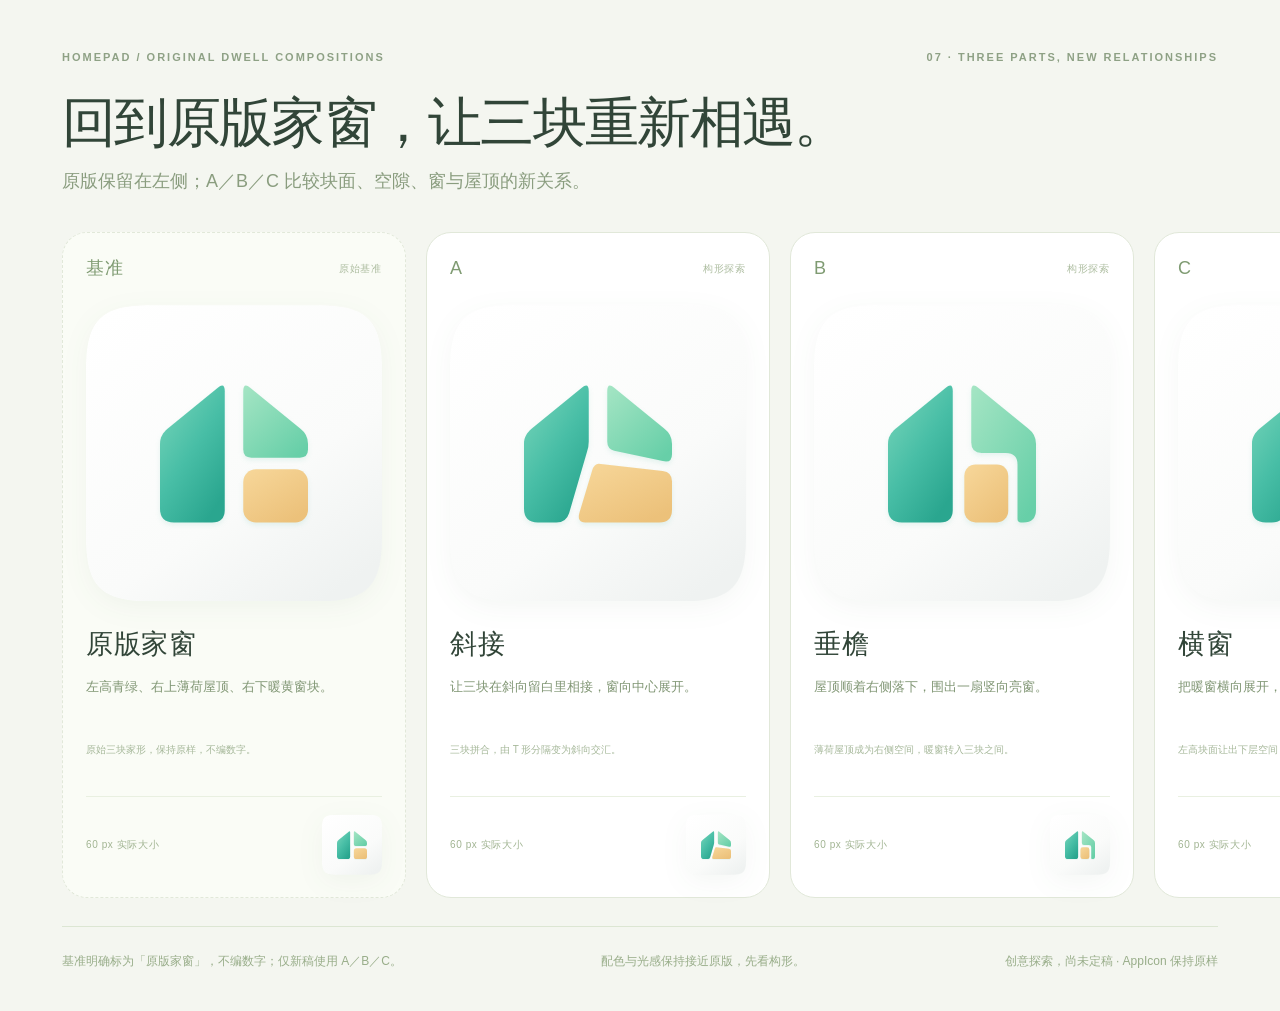
<file: design/app-icon/2026-10-17-dwell-compositions/index.html>
<!doctype html><html lang="zh-CN"><meta charset="utf-8"><meta name="viewport" content="width=device-width,initial-scale=1"><title>HomePad · 原版家窗的三种构形</title><style>
*{box-sizing:border-box}:root{color-scheme:light}body{margin:0;background:#f0f3ed;color:#314538;font:16px/1.5 -apple-system,BlinkMacSystemFont,"Helvetica Neue","PingFang SC",sans-serif;-webkit-font-smoothing:antialiased}.board{width:1680px;max-width:100%;margin:0 auto;padding:49px 62px 38px;background:#f4f6f0}.eyebrow{display:flex;justify-content:space-between;color:#8ea185;letter-spacing:2px;font-size:11px;font-weight:550}h1{font-size:54px;font-weight:550;line-height:1.2;letter-spacing:-1.7px;margin:24px 0 14px}.intro{font-size:18px;color:#8a9d7f;margin:0}.cards{display:grid;grid-template-columns:repeat(4,1fr);gap:20px;margin:37px 0 28px}.card{padding:22px 23px;background:#fff;border:1px solid #e1e8d9;border-radius:25px}.reference{background:#fafcf6;border-style:dashed}.tag{display:flex;justify-content:space-between;align-items:center;min-height:24px;font-size:18px;font-weight:450;color:#7f9b72;letter-spacing:1px}.tag b{font-size:10px;font-weight:400;color:#adbda0;letter-spacing:.8px}.hero{height:342px;display:flex;align-items:center;justify-content:center}.app-icon{display:inline-block;flex-shrink:0;filter:drop-shadow(0 7px 13px #354c2c0c)}.app-icon img{display:block;width:100%;height:100%}.masked{clip-path:url(#mask)}h2{font-size:27px;font-weight:550;letter-spacing:.5px;margin:0 0 10px}.card p{font-size:13px;color:#809674;line-height:1.9;min-height:50px;margin:0 0 15px}.card>small{display:block;font-size:10px;color:#a6b89a;line-height:1.9;min-height:38px}.tiny{display:flex;justify-content:space-between;align-items:center;gap:24px;border-top:1px solid #e9f0e1;padding-top:18px;margin-top:18px}.tiny>span{font-size:10px;letter-spacing:.6px;color:#a1b492}.footer{display:flex;justify-content:space-between;gap:26px;font-size:12px;line-height:1.9;color:#98ad89;border-top:1px solid #dce6d3;padding-top:23px}@media(max-width:1100px){.board{padding:30px 22px}h1{font-size:39px}.cards{grid-template-columns:repeat(2,1fr)}.footer{flex-direction:column}}@media(max-width:650px){.cards{grid-template-columns:1fr}}
</style><svg width="0" height="0" style="position:absolute"><defs><clipPath id="mask" clipPathUnits="objectBoundingBox"><path d="M.22 0H.78C.95 0 1 .05 1 .22V.78C1 .95 .95 1 .78 1H.22C.05 1 0 .95 0 .78V.22C0 .05 .05 0 .22 0Z"/></clipPath></defs></svg><main class="board"><div class="eyebrow"><span>HOMEPAD / ORIGINAL DWELL COMPOSITIONS</span><span>07 · THREE PARTS, NEW RELATIONSHIPS</span></div><h1>回到原版家窗，让三块重新相遇。</h1><p class="intro">原版保留在左侧；A／B／C 比较块面、空隙、窗与屋顶的新关系。</p><div class="cards"><article class="card reference"><div class="tag"><span>基准</span><b>原始基准</b></div><div class="hero"><div class="app-icon" style="width:296px;height:296px"><img class="masked" src="source/original-dwell.svg" alt="原版家窗"></div></div><h2>原版家窗</h2><p>左高青绿、右上薄荷屋顶、右下暖黄窗块。</p><small>原始三块家形，保持原样，不编数字。</small><div class="tiny"><span>60 px 实际大小</span><div class="app-icon" style="width:60px;height:60px"><img class="masked" src="source/original-dwell.svg" alt="原版家窗"></div></div></article><article class="card "><div class="tag"><span>A</span><b>构形探索</b></div><div class="hero"><div class="app-icon" style="width:296px;height:296px"><img class="masked" src="concepts/A-diagonal.svg" alt="斜接"></div></div><h2>斜接</h2><p>让三块在斜向留白里相接，窗向中心展开。</p><small>三块拼合，由 T 形分隔变为斜向交汇。</small><div class="tiny"><span>60 px 实际大小</span><div class="app-icon" style="width:60px;height:60px"><img class="masked" src="concepts/A-diagonal.svg" alt="斜接"></div></div></article><article class="card "><div class="tag"><span>B</span><b>构形探索</b></div><div class="hero"><div class="app-icon" style="width:296px;height:296px"><img class="masked" src="concepts/B-canopy.svg" alt="垂檐"></div></div><h2>垂檐</h2><p>屋顶顺着右侧落下，围出一扇竖向亮窗。</p><small>薄荷屋顶成为右侧空间，暖窗转入三块之间。</small><div class="tiny"><span>60 px 实际大小</span><div class="app-icon" style="width:60px;height:60px"><img class="masked" src="concepts/B-canopy.svg" alt="垂檐"></div></div></article><article class="card "><div class="tag"><span>C</span><b>构形探索</b></div><div class="hero"><div class="app-icon" style="width:296px;height:296px"><img class="masked" src="concepts/C-wide-window.svg" alt="横窗"></div></div><h2>横窗</h2><p>把暖窗横向展开，轻轻跨过中间的分隔。</p><small>左高块面让出下层空间，暖窗跨越原来的两列。</small><div class="tiny"><span>60 px 实际大小</span><div class="app-icon" style="width:60px;height:60px"><img class="masked" src="concepts/C-wide-window.svg" alt="横窗"></div></div></article></div><div class="footer"><span>基准明确标为「原版家窗」，不编数字；仅新稿使用 A／B／C。</span><span>配色与光感保持接近原版，先看构形。</span><span>创意探索，尚未定稿 · AppIcon 保持原样</span></div></main></html>
</file>
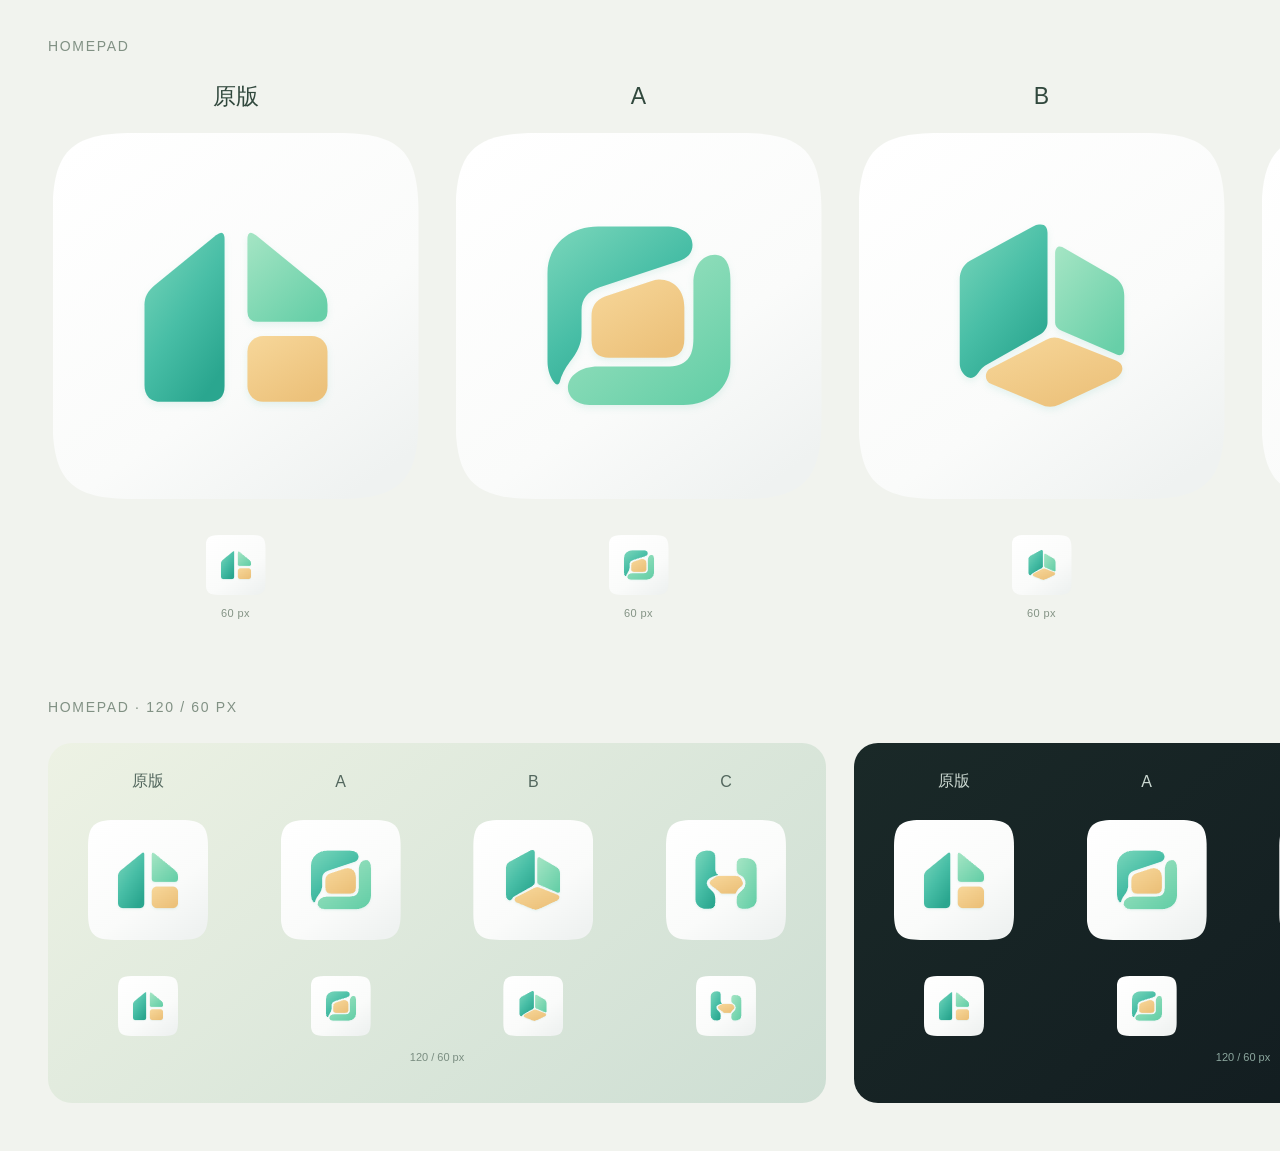
<file: design/app-icon/2026-10-17-dwell-silhouettes/index.html>
<!doctype html><html lang="zh-CN"><meta charset="utf-8"><title>HomePad icon silhouettes</title><style>
*{box-sizing:border-box}body{margin:0;background:#e7eae7;font-family:-apple-system,BlinkMacSystemFont,"PingFang SC",sans-serif;color:#31483d}.board{width:1680px;padding:38px 48px 42px;background:#f1f3ee}header{font-size:14px;color:#819184;letter-spacing:.12em;margin-bottom:28px}.grid{display:grid;grid-template-columns:repeat(4,1fr);gap:28px}.card{display:flex;align-items:center;flex-direction:column}h2{font-size:23px;font-weight:500;margin:0 0 23px;line-height:28px}.tile{clip-path:url(#mask);display:block}.big{width:366px;height:366px}.tiny{display:flex;flex-direction:column;align-items:center;gap:12px;margin-top:36px}.tiny span{font-size:11px;color:#849385;letter-spacing:.04em}.desktop{width:1680px;background:#f1f3ee;padding:38px 48px 48px}.desk-grid{display:grid;grid-template-columns:1fr 1fr;gap:28px}.scene{padding:28px 40px 40px;border-radius:24px}.light{background:linear-gradient(140deg,#edf2e4,#cdded3)}.dark{background:linear-gradient(140deg,#1a2928,#10191e)}.row{display:flex;justify-content:space-between;align-items:center}.labels{margin-bottom:28px;color:#53675e;font-size:16px;text-align:center}.labels span{width:120px}.dark .labels{color:#cbd8d1}.small-row{margin:36px 30px 0}.size{font-size:11px;text-align:center;color:#7a8d81;margin:15px 0 0}.dark .size{color:#8ca79e}svg.defs{position:absolute;width:0;height:0}</style>
<svg class="defs" aria-hidden="true"><defs><clipPath id="mask" clipPathUnits="objectBoundingBox"><path d="M.22 0H.78C.95 0 1 .05 1 .22V.78C1 .95 .95 1 .78 1H.22C.05 1 0 .95 0 .78V.22C0 .05 .05 0 .22 0Z"/></clipPath></defs></svg>
<main class="board"><header>HOMEPAD</header><div class="grid"><section class="card"><h2>原版</h2><img class="big tile" src="concepts/original.svg" alt="原版"><div class="tiny"><img class="tile" width="60" height="60" src="exports/original-60.png" alt="原版 at 60 pixels"><span>60 px</span></div></section><section class="card"><h2>A</h2><img class="big tile" src="concepts/a.svg" alt="A"><div class="tiny"><img class="tile" width="60" height="60" src="exports/a-60.png" alt="A at 60 pixels"><span>60 px</span></div></section><section class="card"><h2>B</h2><img class="big tile" src="concepts/b.svg" alt="B"><div class="tiny"><img class="tile" width="60" height="60" src="exports/b-60.png" alt="B at 60 pixels"><span>60 px</span></div></section><section class="card"><h2>C</h2><img class="big tile" src="concepts/c.svg" alt="C"><div class="tiny"><img class="tile" width="60" height="60" src="exports/c-60.png" alt="C at 60 pixels"><span>60 px</span></div></section></div></main>
<div class="desktop"><header>HOMEPAD · 120 / 60 PX</header><div class="desk-grid"><section class="scene light"><div class="row labels"><span>原版</span><span>A</span><span>B</span><span>C</span></div><div class="row"><img class="tile" width="120" height="120" src="exports/original-120.png" alt="original"><img class="tile" width="120" height="120" src="exports/a-120.png" alt="a"><img class="tile" width="120" height="120" src="exports/b-120.png" alt="b"><img class="tile" width="120" height="120" src="exports/c-120.png" alt="c"></div><div class="row small-row"><img class="tile" width="60" height="60" src="exports/original-60.png" alt="original"><img class="tile" width="60" height="60" src="exports/a-60.png" alt="a"><img class="tile" width="60" height="60" src="exports/b-60.png" alt="b"><img class="tile" width="60" height="60" src="exports/c-60.png" alt="c"></div><p class="size">120 / 60 px</p></section><section class="scene dark"><div class="row labels"><span>原版</span><span>A</span><span>B</span><span>C</span></div><div class="row"><img class="tile" width="120" height="120" src="exports/original-120.png" alt="original"><img class="tile" width="120" height="120" src="exports/a-120.png" alt="a"><img class="tile" width="120" height="120" src="exports/b-120.png" alt="b"><img class="tile" width="120" height="120" src="exports/c-120.png" alt="c"></div><div class="row small-row"><img class="tile" width="60" height="60" src="exports/original-60.png" alt="original"><img class="tile" width="60" height="60" src="exports/a-60.png" alt="a"><img class="tile" width="60" height="60" src="exports/b-60.png" alt="b"><img class="tile" width="60" height="60" src="exports/c-60.png" alt="c"></div><p class="size">120 / 60 px</p></section></div></div></html>
</file>
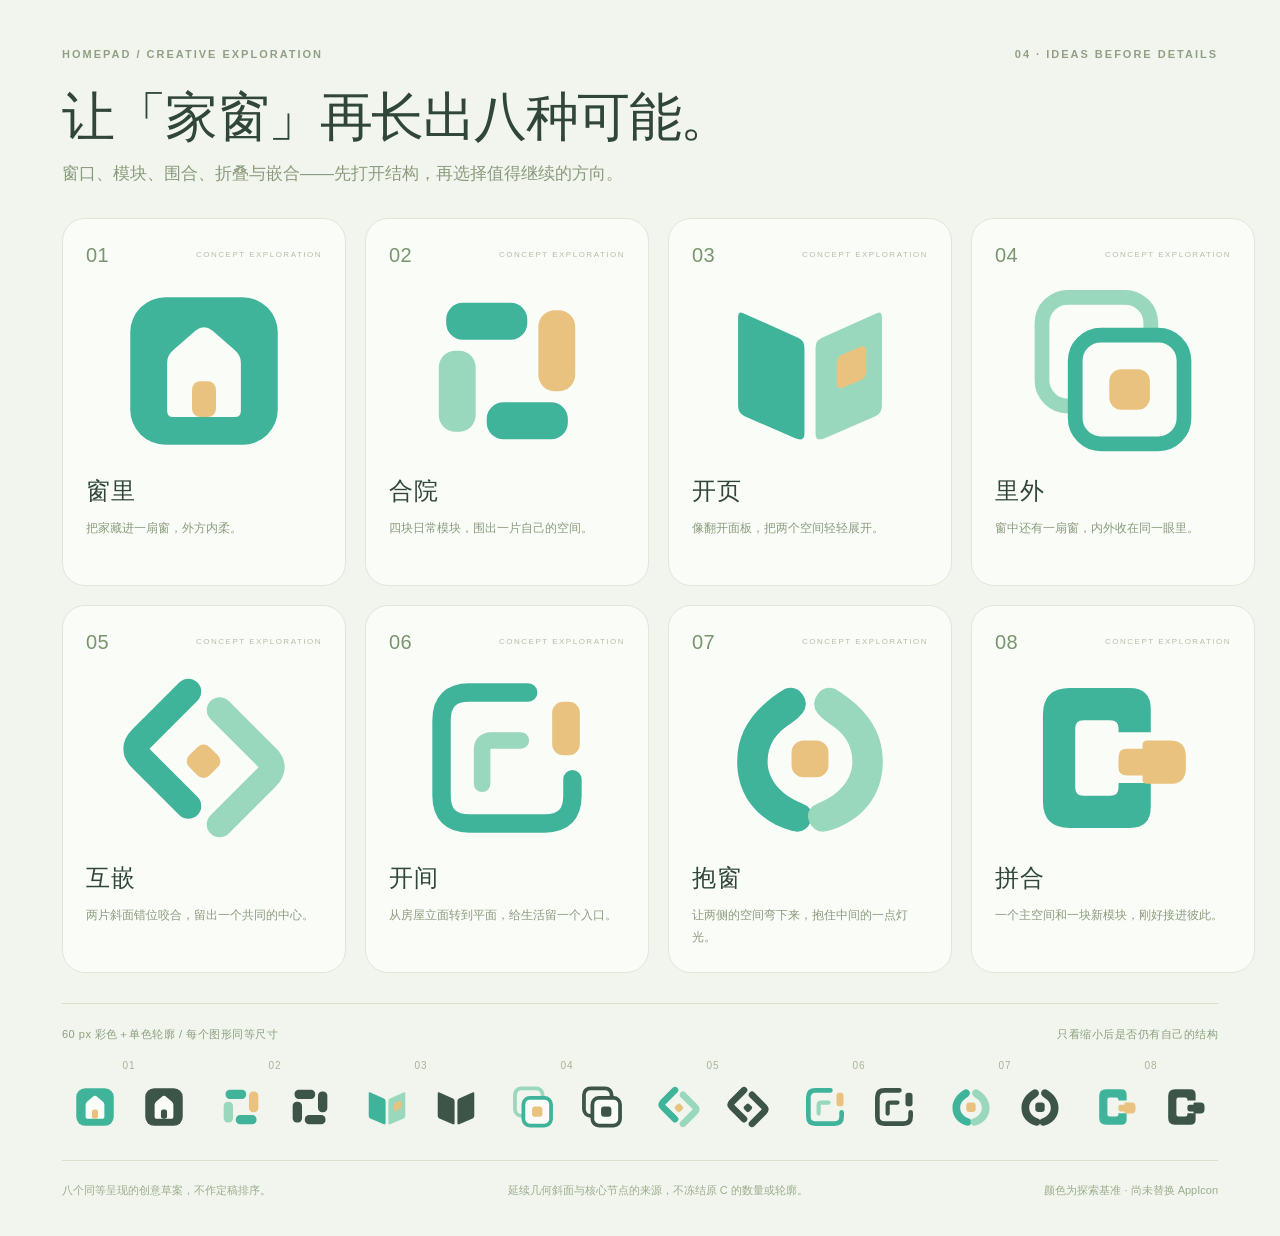
<file: design/app-icon/2026-10-creative-exploration/index.html>
<!doctype html><html lang="zh-CN"><meta charset="utf-8"><meta name="viewport" content="width=device-width,initial-scale=1"><title>HomePad · 八种空间想法</title><style>
*{box-sizing:border-box}:root{color-scheme:light}body{margin:0;background:#eef1eb;color:#304638;font:16px/1.5 -apple-system,BlinkMacSystemFont,"Helvetica Neue","PingFang SC",sans-serif;-webkit-font-smoothing:antialiased}.board{width:1600px;max-width:100%;margin:0 auto;background:#f2f5ee;padding:46px 62px 36px}.eyebrow{display:flex;justify-content:space-between;letter-spacing:2px;font-size:11px;font-weight:550;color:#91a085}h1{font-size:53px;line-height:1.2;letter-spacing:-1.5px;font-weight:550;margin:22px 0 13px}.lede{color:#8a9b7d;font-size:17px;margin:0}.grid{display:grid;grid-template-columns:repeat(4,1fr);gap:19px;margin:31px 0 30px}.card{background:#fafcf8;border:1px solid #dfe7d7;border-radius:23px;padding:21px 23px 23px}.number{font-size:20px;font-weight:450;color:#78956e;display:flex;justify-content:space-between;align-items:center;letter-spacing:.5px}.number span{font-size:8px;letter-spacing:1.5px;color:#b4bfaa;font-weight:400}.art{height:203px;display:flex;align-items:center;justify-content:center}.art img{width:236px;height:236px}h2{font-size:24px;font-weight:550;letter-spacing:.7px;margin:0 0 8px}.card p{font-size:12px;line-height:1.9;color:#8b9c7d;margin:0;min-height:45px}.small-heading{display:flex;justify-content:space-between;color:#8b9f7d;font-size:11px;letter-spacing:.5px;border-top:1px solid #d7e1ce;padding-top:22px}.small-row{display:grid;grid-template-columns:repeat(8,1fr);gap:12px;margin:15px 0 23px}.small-cell{display:flex;align-items:center;flex-direction:column}.small-cell>span{font-size:10px;letter-spacing:1px;color:#a6b49b}.small-cell>div{display:flex;gap:9px;align-items:center;margin-top:4px}.small-cell img{display:block}.footer{display:flex;justify-content:space-between;gap:24px;border-top:1px solid #d7e1ce;padding-top:20px;color:#9bac8b;font-size:11px;line-height:1.8}@media(max-width:1000px){.board{padding:28px 20px}h1{font-size:38px}.grid{grid-template-columns:repeat(2,1fr)}.small-row{grid-template-columns:repeat(4,1fr)}.footer{flex-direction:column}}@media(max-width:600px){.grid{grid-template-columns:1fr}.small-row{grid-template-columns:repeat(2,1fr)}}
</style><main class="board"><div class="eyebrow"><span>HOMEPAD / CREATIVE EXPLORATION</span><span>04 · IDEAS BEFORE DETAILS</span></div><h1>让「家窗」再长出八种可能。</h1><p class="lede">窗口、模块、围合、折叠与嵌合——先打开结构，再选择值得继续的方向。</p><div class="grid"><article class="card"><div class="number">01<span>CONCEPT EXPLORATION</span></div><div class="art"><img src="symbols/01.svg" alt="窗里创意草案"></div><h2>窗里</h2><p>把家藏进一扇窗，外方内柔。</p></article><article class="card"><div class="number">02<span>CONCEPT EXPLORATION</span></div><div class="art"><img src="symbols/02.svg" alt="合院创意草案"></div><h2>合院</h2><p>四块日常模块，围出一片自己的空间。</p></article><article class="card"><div class="number">03<span>CONCEPT EXPLORATION</span></div><div class="art"><img src="symbols/03.svg" alt="开页创意草案"></div><h2>开页</h2><p>像翻开面板，把两个空间轻轻展开。</p></article><article class="card"><div class="number">04<span>CONCEPT EXPLORATION</span></div><div class="art"><img src="symbols/04.svg" alt="里外创意草案"></div><h2>里外</h2><p>窗中还有一扇窗，内外收在同一眼里。</p></article><article class="card"><div class="number">05<span>CONCEPT EXPLORATION</span></div><div class="art"><img src="symbols/05.svg" alt="互嵌创意草案"></div><h2>互嵌</h2><p>两片斜面错位咬合，留出一个共同的中心。</p></article><article class="card"><div class="number">06<span>CONCEPT EXPLORATION</span></div><div class="art"><img src="symbols/06.svg" alt="开间创意草案"></div><h2>开间</h2><p>从房屋立面转到平面，给生活留一个入口。</p></article><article class="card"><div class="number">07<span>CONCEPT EXPLORATION</span></div><div class="art"><img src="symbols/07.svg" alt="抱窗创意草案"></div><h2>抱窗</h2><p>让两侧的空间弯下来，抱住中间的一点灯光。</p></article><article class="card"><div class="number">08<span>CONCEPT EXPLORATION</span></div><div class="art"><img src="symbols/08.svg" alt="拼合创意草案"></div><h2>拼合</h2><p>一个主空间和一块新模块，刚好接进彼此。</p></article></div><div class="small-heading"><span>60 px 彩色＋单色轮廓 / 每个图形同等尺寸</span><span>只看缩小后是否仍有自己的结构</span></div><div class="small-row"><div class="small-cell"><span>01</span><div><img src="symbols/01.svg" width="60" height="60" alt="窗里60像素"><img src="symbols/01-mono.svg" width="60" height="60" alt="窗里单色60像素"></div></div><div class="small-cell"><span>02</span><div><img src="symbols/02.svg" width="60" height="60" alt="合院60像素"><img src="symbols/02-mono.svg" width="60" height="60" alt="合院单色60像素"></div></div><div class="small-cell"><span>03</span><div><img src="symbols/03.svg" width="60" height="60" alt="开页60像素"><img src="symbols/03-mono.svg" width="60" height="60" alt="开页单色60像素"></div></div><div class="small-cell"><span>04</span><div><img src="symbols/04.svg" width="60" height="60" alt="里外60像素"><img src="symbols/04-mono.svg" width="60" height="60" alt="里外单色60像素"></div></div><div class="small-cell"><span>05</span><div><img src="symbols/05.svg" width="60" height="60" alt="互嵌60像素"><img src="symbols/05-mono.svg" width="60" height="60" alt="互嵌单色60像素"></div></div><div class="small-cell"><span>06</span><div><img src="symbols/06.svg" width="60" height="60" alt="开间60像素"><img src="symbols/06-mono.svg" width="60" height="60" alt="开间单色60像素"></div></div><div class="small-cell"><span>07</span><div><img src="symbols/07.svg" width="60" height="60" alt="抱窗60像素"><img src="symbols/07-mono.svg" width="60" height="60" alt="抱窗单色60像素"></div></div><div class="small-cell"><span>08</span><div><img src="symbols/08.svg" width="60" height="60" alt="拼合60像素"><img src="symbols/08-mono.svg" width="60" height="60" alt="拼合单色60像素"></div></div></div><div class="footer"><span>八个同等呈现的创意草案，不作定稿排序。</span><span>延续几何斜面与核心节点的来源，不冻结原 C 的数量或轮廓。</span><span>颜色为探索基准 · 尚未替换 AppIcon</span></div></main></html>
</file>
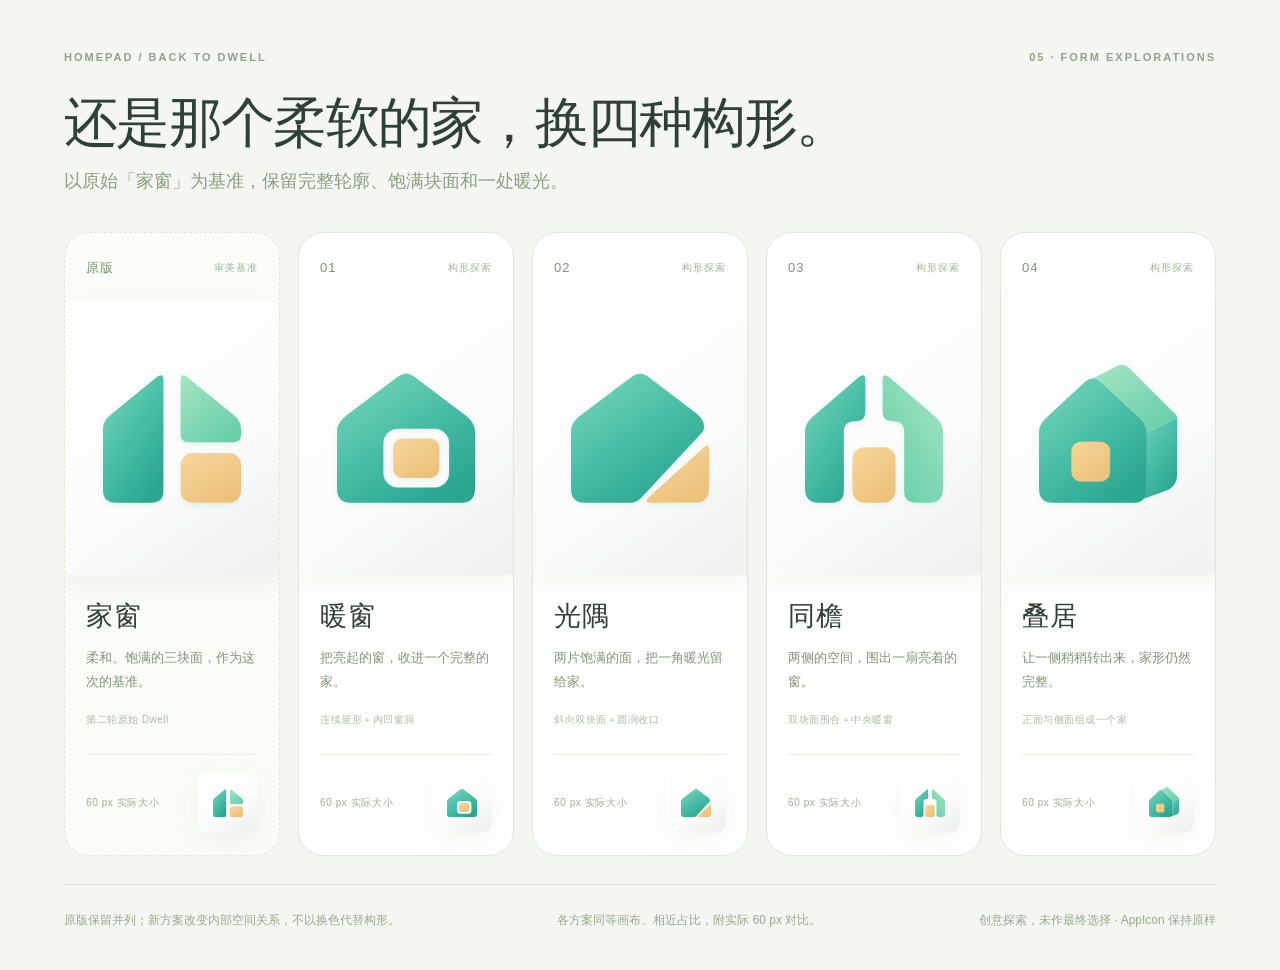
<file: design/app-icon/2026-10-dwell-revisited/index.html>
<!doctype html><html lang="zh-CN"><meta charset="utf-8"><meta name="viewport" content="width=device-width,initial-scale=1"><title>HomePad · 回到家窗</title><style>
*{box-sizing:border-box}:root{color-scheme:light}body{margin:0;background:#f1f3ee;color:#2f4036;font:16px/1.5 -apple-system,BlinkMacSystemFont,"Helvetica Neue","PingFang SC",sans-serif;-webkit-font-smoothing:antialiased}.board{width:1800px;max-width:100%;margin:0 auto;padding:49px 64px 38px;background:#f4f6f1}.eyebrow{display:flex;justify-content:space-between;color:#91a18a;font-size:11px;letter-spacing:2px;font-weight:550}h1{font-size:54px;font-weight:550;line-height:1.2;letter-spacing:-1.7px;margin:24px 0 14px}.intro{font-size:18px;color:#8c9e82;margin:0}.cards{display:grid;grid-template-columns:repeat(5,1fr);gap:18px;margin:37px 0 28px}.card{background:#fff;border:1px solid #e0e7d9;border-radius:25px;padding:22px 21px 22px;overflow:hidden}.reference{background:#fafcf7;border-style:dashed}.tag{display:flex;justify-content:space-between;align-items:center;font-size:13px;letter-spacing:1px;color:#7b9670;min-height:25px}.tag b{font-size:10px;color:#a4b499;font-weight:400;letter-spacing:1px}.large{height:316px;display:flex;align-items:center;justify-content:center}.app-icon{display:inline-block;flex-shrink:0;filter:drop-shadow(0 7px 13px #32492c0e)}.app-icon img{display:block;width:100%;height:100%}.masked{clip-path:url(#mask)}h2{font-size:27px;letter-spacing:.6px;font-weight:550;margin:0 0 9px}.card p{font-size:13px;line-height:1.9;min-height:52px;color:#819574;margin:0 0 14px}.card>small{display:block;font-size:10px;color:#acbba1;letter-spacing:.5px;min-height:20px}.at60{display:flex;align-items:center;justify-content:space-between;gap:20px;border-top:1px solid #eaf0e4;padding-top:18px;margin-top:22px}.at60>span{font-size:10px;color:#9eaf92;letter-spacing:.6px}.footer{display:flex;justify-content:space-between;gap:25px;border-top:1px solid #dce5d3;padding-top:24px;color:#98aa8c;font-size:12px;line-height:1.9}@media(max-width:1200px){.board{padding:30px 22px}h1{font-size:40px}.cards{grid-template-columns:repeat(2,1fr)}.footer{flex-direction:column}}@media(max-width:650px){.cards{grid-template-columns:1fr}}
</style><svg width="0" height="0" style="position:absolute"><defs><clipPath id="mask" clipPathUnits="objectBoundingBox"><path d="M.22 0H.78C.95 0 1 .05 1 .22V.78C1 .95 .95 1 .78 1H.22C.05 1 0 .95 0 .78V.22C0 .05 .05 0 .22 0Z"/></clipPath></defs></svg><main class="board"><div class="eyebrow"><span>HOMEPAD / BACK TO DWELL</span><span>05 · FORM EXPLORATIONS</span></div><h1>还是那个柔软的家，换四种构形。</h1><p class="intro">以原始「家窗」为基准，保留完整轮廓、饱满块面和一处暖光。</p><div class="cards"><article class="card reference"><div class="tag"><span>原版</span><b>审美基准</b></div><div class="large"><div class="app-icon" style="width:276px;height:276px"><img class="masked" src="source/original-dwell.svg" alt="家窗"></div></div><h2>家窗</h2><p>柔和、饱满的三块面，作为这次的基准。</p><small>第二轮原始 Dwell</small><div class="at60"><span>60 px 实际大小</span><div class="app-icon" style="width:60px;height:60px"><img class="masked" src="source/original-dwell.svg" alt="家窗"></div></div></article><article class="card "><div class="tag"><span>01</span><b>构形探索</b></div><div class="large"><div class="app-icon" style="width:276px;height:276px"><img class="masked" src="concepts/01-warm-window.svg" alt="暖窗"></div></div><h2>暖窗</h2><p>把亮起的窗，收进一个完整的家。</p><small>连续屋形＋内凹窗洞</small><div class="at60"><span>60 px 实际大小</span><div class="app-icon" style="width:60px;height:60px"><img class="masked" src="concepts/01-warm-window.svg" alt="暖窗"></div></div></article><article class="card "><div class="tag"><span>02</span><b>构形探索</b></div><div class="large"><div class="app-icon" style="width:276px;height:276px"><img class="masked" src="concepts/02-light-corner.svg" alt="光隅"></div></div><h2>光隅</h2><p>两片饱满的面，把一角暖光留给家。</p><small>斜向双块面＋圆润收口</small><div class="at60"><span>60 px 实际大小</span><div class="app-icon" style="width:60px;height:60px"><img class="masked" src="concepts/02-light-corner.svg" alt="光隅"></div></div></article><article class="card "><div class="tag"><span>03</span><b>构形探索</b></div><div class="large"><div class="app-icon" style="width:276px;height:276px"><img class="masked" src="concepts/03-one-roof.svg" alt="同檐"></div></div><h2>同檐</h2><p>两侧的空间，围出一扇亮着的窗。</p><small>双块面围合＋中央暖窗</small><div class="at60"><span>60 px 实际大小</span><div class="app-icon" style="width:60px;height:60px"><img class="masked" src="concepts/03-one-roof.svg" alt="同檐"></div></div></article><article class="card "><div class="tag"><span>04</span><b>构形探索</b></div><div class="large"><div class="app-icon" style="width:276px;height:276px"><img class="masked" src="concepts/04-layered-home.svg" alt="叠居"></div></div><h2>叠居</h2><p>让一侧稍稍转出来，家形仍然完整。</p><small>正面与侧面组成一个家</small><div class="at60"><span>60 px 实际大小</span><div class="app-icon" style="width:60px;height:60px"><img class="masked" src="concepts/04-layered-home.svg" alt="叠居"></div></div></article></div><div class="footer"><span>原版保留并列；新方案改变内部空间关系，不以换色代替构形。</span><span>各方案同等画布、相近占比，附实际 60 px 对比。</span><span>创意探索，未作最终选择 · AppIcon 保持原样</span></div></main></html>
</file>
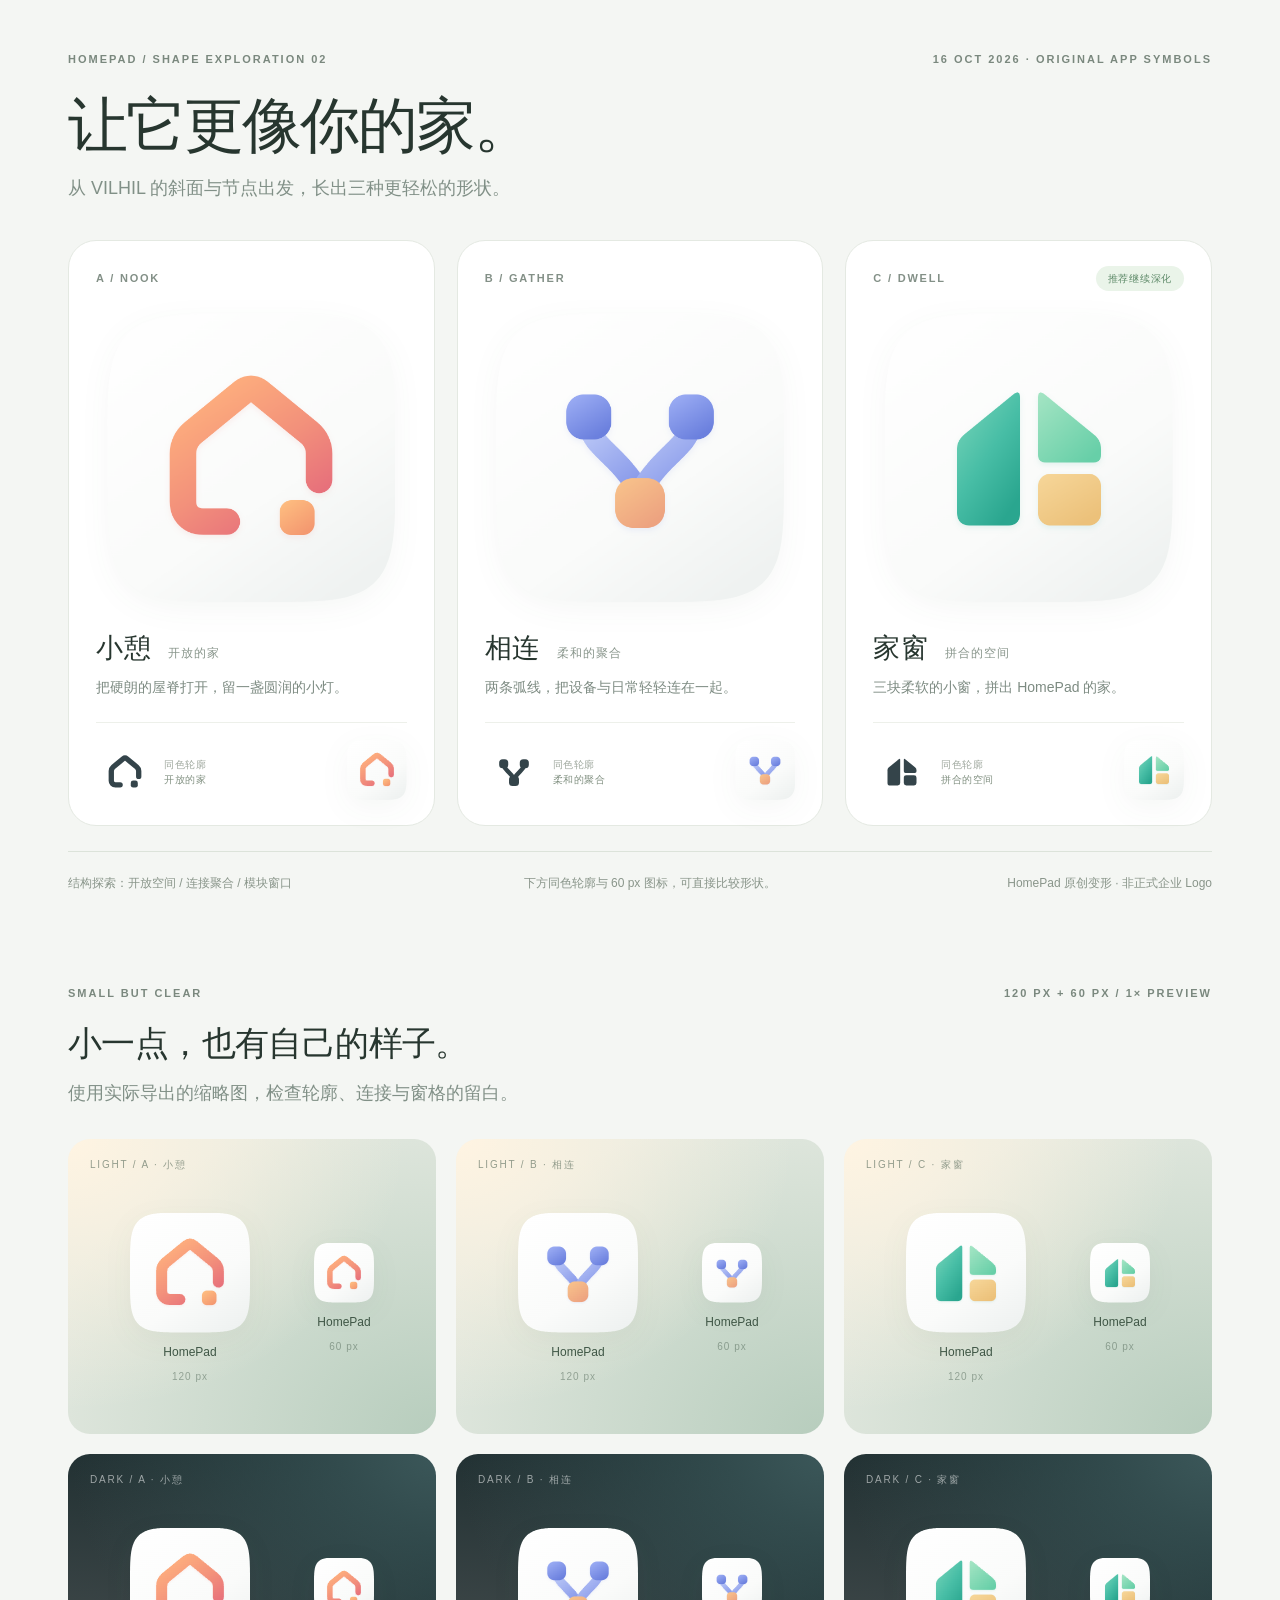
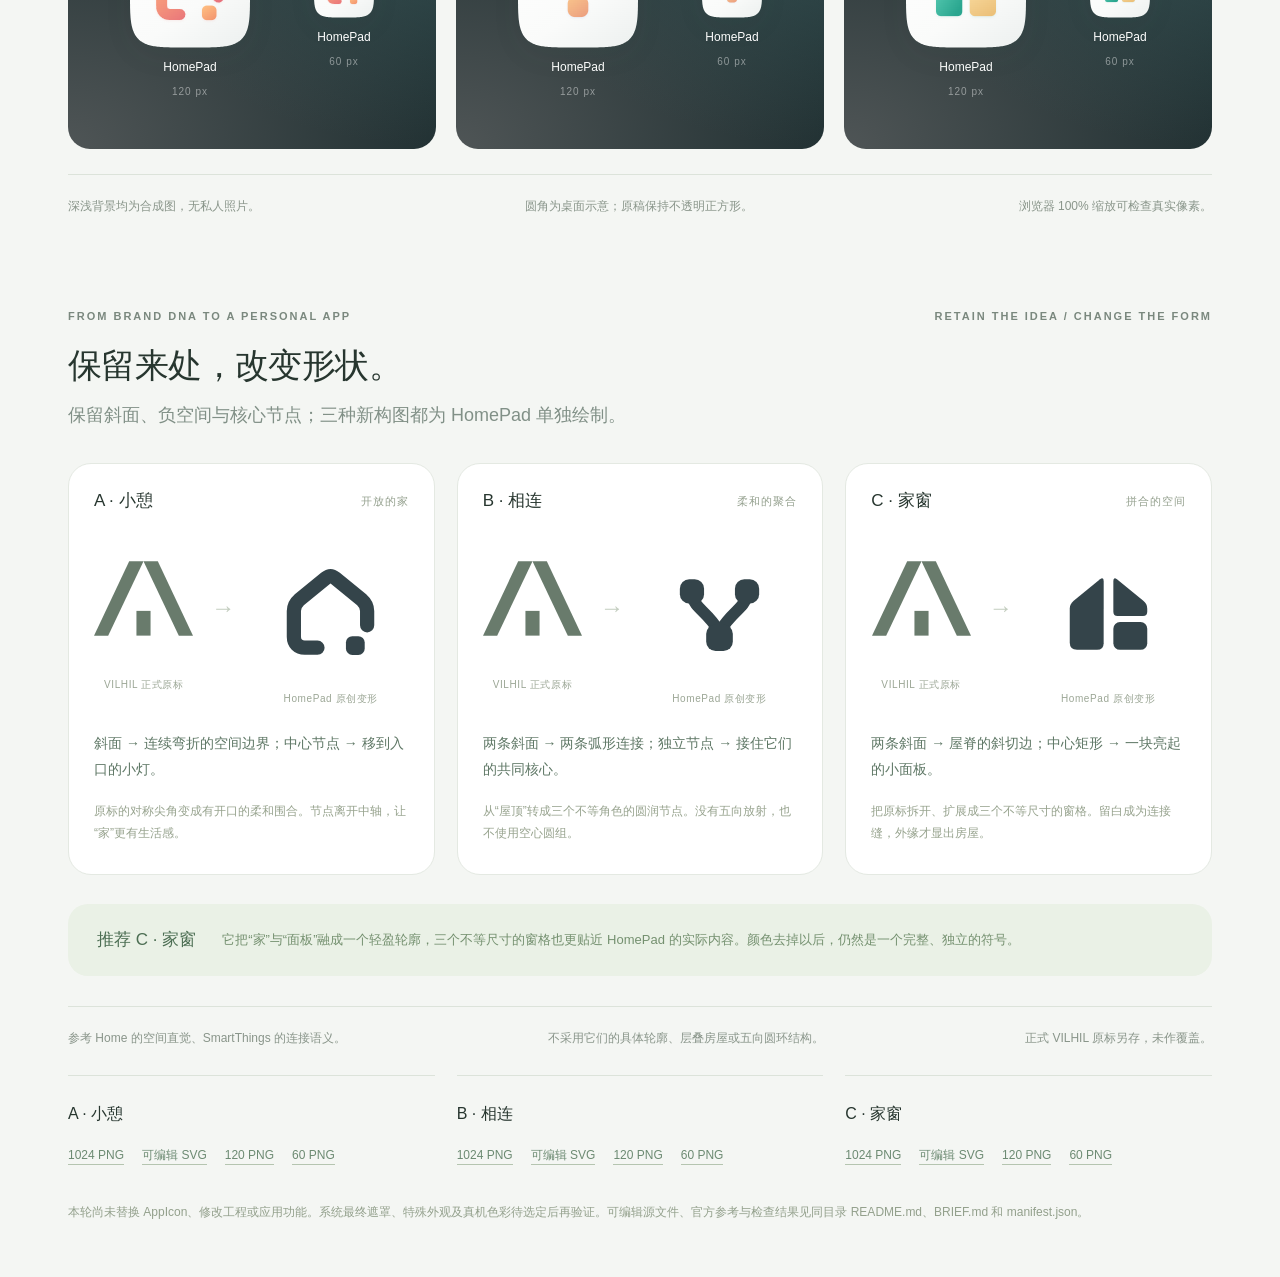
<file: design/app-icon/2026-10-homepad-v2/index.html>
<!doctype html><html lang="zh-CN"><meta charset="utf-8"><meta name="viewport" content="width=device-width,initial-scale=1"><title>HomePad · 新的形状</title><style>
*{box-sizing:border-box}:root{color-scheme:light}body{margin:0;background:#ecefed;color:#27362f;font:16px/1.5 -apple-system,BlinkMacSystemFont,"Helvetica Neue","PingFang SC",sans-serif;-webkit-font-smoothing:antialiased}.board{width:1600px;max-width:100%;margin:0 auto;padding:51px 68px 42px;background:#f4f6f3}.eyebrow{display:flex;justify-content:space-between;color:#7a887e;font-size:11px;font-weight:600;letter-spacing:2px}h1{font-size:60px;line-height:1.2;letter-spacing:-2px;margin:22px 0 13px;font-weight:550}.lede{color:#819087;font-size:18px;margin:0}.concepts{display:grid;grid-template-columns:repeat(3,1fr);gap:22px;margin:38px 0 25px}.concept{border-radius:28px;background:#fff;padding:25px 27px 21px;border:1px solid #e4e9e2}.label{display:flex;justify-content:space-between;align-items:center;color:#839087;font-size:11px;font-weight:550;letter-spacing:1.8px;min-height:26px}em{font-style:normal;font-size:10px;background:#eaf4e9;color:#5e8a69;border-radius:20px;padding:5px 12px;letter-spacing:.7px}.hero-icon{height:333px;display:flex;justify-content:center;align-items:center}.icon-wrap{display:inline-block;flex-shrink:0;filter:drop-shadow(0 8px 14px #283e2c0b)}.icon-wrap img{width:100%;height:100%;display:block}.masked{clip-path:url(#mask)}h2{font-size:27px;font-weight:550;margin:3px 0 9px;letter-spacing:.5px}h2 span{font-size:12px;font-weight:400;letter-spacing:1px;color:#89968c;margin-left:17px}.concept p{font-size:14px;color:#7d8b82;white-space:nowrap;margin:0 0 24px}.mono{border-top:1px solid #edf0ea;padding-top:17px;display:flex;align-items:center;gap:10px;color:#a0a99f;font-size:10px;letter-spacing:.5px}.mono>img{width:58px;height:58px}.mono b{color:#819081;font-weight:400}.mini{margin-left:auto}.foot{border-top:1px solid #dce3da;padding-top:22px;display:flex;justify-content:space-between;gap:24px;color:#89958a;font-size:12px}.section-title{font-size:34px;font-weight:550;letter-spacing:-.6px;margin:16px 0 11px}.backgrounds{display:grid;grid-template-columns:repeat(3,1fr);gap:20px;margin:32px 0 25px}.wallpaper{height:295px;position:relative;border-radius:22px;overflow:hidden}.light{background:radial-gradient(ellipse at 0 0,#fff4e2,transparent 65%),radial-gradient(ellipse at 100% 100%,#b7cdbd,transparent 80%),#e2e8df;color:#405747}.dark{background:radial-gradient(ellipse at 100% 0,#3b5759,transparent 70%),radial-gradient(ellipse at 0 100%,#4f5556,transparent 85%),#192a2c;color:#fff}.wall-label{position:absolute;left:22px;top:18px;font-size:10px;letter-spacing:1.8px;opacity:.55}.pair{display:flex;justify-content:center;align-items:center;gap:64px;height:100%;padding-top:24px}.pair>div{display:flex;flex-direction:column;align-items:center}.pair b{font-size:12px;font-weight:500;margin-top:10px}.pair small{font-size:10px;opacity:.45;letter-spacing:1px;margin-top:8px}.evolutions{display:grid;grid-template-columns:repeat(3,1fr);gap:22px;margin:34px 0 29px}.evolution{background:#fff;border:1px solid #e4e9e2;border-radius:23px;padding:24px 25px 29px}.evolution-head{display:flex;justify-content:space-between;align-items:center}.evolution-head b{font-weight:500;font-size:17px}.evolution-head>span{font-size:11px;letter-spacing:1px;color:#94a08e}.journey{display:flex;align-items:center;justify-content:center;gap:18px;height:214px}.journey>div{display:flex;align-items:center;flex-direction:column;justify-content:center}.original svg{width:99px;height:99px;fill:#697b6c}.derived img{width:155px;height:155px}.original small{margin-top:29px}.derived small{margin-top:0}.journey small{font-size:10px;color:#9ba695;letter-spacing:.6px}.arrow{font-size:24px;font-weight:200;color:#c4cec0;margin-bottom:26px}.evolution p{color:#5e7765;font-size:14px;line-height:1.9;margin:2px 0 16px;min-height:54px}.explain{display:block;color:#97a38e;font-size:12px;line-height:1.9}.recommendation{background:#eaf1e6;border-radius:20px;padding:23px 29px;display:flex;gap:26px;align-items:center;color:#74906f;margin:20px 0 30px}.recommendation strong{color:#4c6e53;font-size:17px;white-space:nowrap;font-weight:500}.recommendation p{font-size:13px;line-height:1.9;margin:0}.downloads{display:grid;grid-template-columns:repeat(3,1fr);gap:22px;margin-top:28px}.downloads article{border-top:1px solid #dce3da;padding-top:10px}h3{font-weight:500;font-size:16px}a{display:inline-block;font-size:12px;color:#6c8a72;margin:0 18px 12px 0;text-decoration:none;border-bottom:1px solid #b5c5b0}.notes{font-size:12px;color:#93a08c;line-height:1.9;margin-top:24px}@media(max-width:1000px){.board{padding:32px 22px}h1{font-size:43px}.concepts,.backgrounds,.evolutions,.downloads{grid-template-columns:1fr}.concepts,.backgrounds,.evolutions{max-width:560px;margin:28px auto}.concept p{white-space:normal}.foot,.recommendation{flex-direction:column;align-items:flex-start}}
</style><svg width="0" height="0" style="position:absolute" aria-hidden="true"><defs><clipPath id="mask" clipPathUnits="objectBoundingBox"><polygon points="1.000000,0.500000 0.999935,0.599753 0.999738,0.634819 0.999411,0.660775 0.998952,0.682140 0.998362,0.700618 0.997640,0.717064 0.996786,0.731979 0.995800,0.745684 0.994681,0.758401 0.993429,0.770288 0.992043,0.781465 0.990523,0.792022 0.988867,0.802032 0.987076,0.811552 0.985147,0.820629 0.983081,0.829303 0.980876,0.837606 0.978532,0.845567 0.976046,0.853207 0.973417,0.860549 0.970644,0.867609 0.967726,0.874403 0.964661,0.880945 0.961446,0.887246 0.958079,0.893317 0.954560,0.899168 0.950884,0.904807 0.947049,0.910241 0.943052,0.915477 0.938891,0.920522 0.934561,0.925382 0.930060,0.930060 0.925382,0.934561 0.920522,0.938891 0.915477,0.943052 0.910241,0.947049 0.904807,0.950884 0.899168,0.954560 0.893317,0.958079 0.887246,0.961446 0.880945,0.964661 0.874403,0.967726 0.867609,0.970644 0.860549,0.973417 0.853207,0.976046 0.845567,0.978532 0.837606,0.980876 0.829303,0.983081 0.820629,0.985147 0.811552,0.987076 0.802032,0.988867 0.792022,0.990523 0.781465,0.992043 0.770288,0.993429 0.758401,0.994681 0.745684,0.995800 0.731979,0.996786 0.717064,0.997640 0.700618,0.998362 0.682140,0.998952 0.660775,0.999411 0.634819,0.999738 0.599753,0.999935 0.500000,1.000000 0.400247,0.999935 0.365181,0.999738 0.339225,0.999411 0.317860,0.998952 0.299382,0.998362 0.282936,0.997640 0.268021,0.996786 0.254316,0.995800 0.241599,0.994681 0.229712,0.993429 0.218535,0.992043 0.207978,0.990523 0.197968,0.988867 0.188448,0.987076 0.179371,0.985147 0.170697,0.983081 0.162394,0.980876 0.154433,0.978532 0.146793,0.976046 0.139451,0.973417 0.132391,0.970644 0.125597,0.967726 0.119055,0.964661 0.112754,0.961446 0.106683,0.958079 0.100832,0.954560 0.095193,0.950884 0.089759,0.947049 0.084523,0.943052 0.079478,0.938891 0.074618,0.934561 0.069940,0.930060 0.065439,0.925382 0.061109,0.920522 0.056948,0.915477 0.052951,0.910241 0.049116,0.904807 0.045440,0.899168 0.041921,0.893317 0.038554,0.887246 0.035339,0.880945 0.032274,0.874403 0.029356,0.867609 0.026583,0.860549 0.023954,0.853207 0.021468,0.845567 0.019124,0.837606 0.016919,0.829303 0.014853,0.820629 0.012924,0.811552 0.011133,0.802032 0.009477,0.792022 0.007957,0.781465 0.006571,0.770288 0.005319,0.758401 0.004200,0.745684 0.003214,0.731979 0.002360,0.717064 0.001638,0.700618 0.001048,0.682140 0.000589,0.660775 0.000262,0.634819 0.000065,0.599753 0.000000,0.500000 0.000065,0.400247 0.000262,0.365181 0.000589,0.339225 0.001048,0.317860 0.001638,0.299382 0.002360,0.282936 0.003214,0.268021 0.004200,0.254316 0.005319,0.241599 0.006571,0.229712 0.007957,0.218535 0.009477,0.207978 0.011133,0.197968 0.012924,0.188448 0.014853,0.179371 0.016919,0.170697 0.019124,0.162394 0.021468,0.154433 0.023954,0.146793 0.026583,0.139451 0.029356,0.132391 0.032274,0.125597 0.035339,0.119055 0.038554,0.112754 0.041921,0.106683 0.045440,0.100832 0.049116,0.095193 0.052951,0.089759 0.056948,0.084523 0.061109,0.079478 0.065439,0.074618 0.069940,0.069940 0.074618,0.065439 0.079478,0.061109 0.084523,0.056948 0.089759,0.052951 0.095193,0.049116 0.100832,0.045440 0.106683,0.041921 0.112754,0.038554 0.119055,0.035339 0.125597,0.032274 0.132391,0.029356 0.139451,0.026583 0.146793,0.023954 0.154433,0.021468 0.162394,0.019124 0.170697,0.016919 0.179371,0.014853 0.188448,0.012924 0.197968,0.011133 0.207978,0.009477 0.218535,0.007957 0.229712,0.006571 0.241599,0.005319 0.254316,0.004200 0.268021,0.003214 0.282936,0.002360 0.299382,0.001638 0.317860,0.001048 0.339225,0.000589 0.365181,0.000262 0.400247,0.000065 0.500000,0.000000 0.599753,0.000065 0.634819,0.000262 0.660775,0.000589 0.682140,0.001048 0.700618,0.001638 0.717064,0.002360 0.731979,0.003214 0.745684,0.004200 0.758401,0.005319 0.770288,0.006571 0.781465,0.007957 0.792022,0.009477 0.802032,0.011133 0.811552,0.012924 0.820629,0.014853 0.829303,0.016919 0.837606,0.019124 0.845567,0.021468 0.853207,0.023954 0.860549,0.026583 0.867609,0.029356 0.874403,0.032274 0.880945,0.035339 0.887246,0.038554 0.893317,0.041921 0.899168,0.045440 0.904807,0.049116 0.910241,0.052951 0.915477,0.056948 0.920522,0.061109 0.925382,0.065439 0.930060,0.069940 0.934561,0.074618 0.938891,0.079478 0.943052,0.084523 0.947049,0.089759 0.950884,0.095193 0.954560,0.100832 0.958079,0.106683 0.961446,0.112754 0.964661,0.119055 0.967726,0.125597 0.970644,0.132391 0.973417,0.139451 0.976046,0.146793 0.978532,0.154433 0.980876,0.162394 0.983081,0.170697 0.985147,0.179371 0.987076,0.188448 0.988867,0.197968 0.990523,0.207978 0.992043,0.218535 0.993429,0.229712 0.994681,0.241599 0.995800,0.254316 0.996786,0.268021 0.997640,0.282936 0.998362,0.299382 0.998952,0.317860 0.999411,0.339225 0.999738,0.365181 0.999935,0.400247"/></clipPath></defs></svg><main>
<section class="board overview-board"><div class="eyebrow"><span>HOMEPAD / SHAPE EXPLORATION 02</span><span>16 OCT 2026 · ORIGINAL APP SYMBOLS</span></div><h1>让它更像你的家。</h1><p class="lede">从 VILHIL 的斜面与节点出发，长出三种更轻松的形状。</p><div class="concepts"><article class="concept"><div class="label"><span>A / NOOK</span></div><div class="hero-icon"><div class="icon-wrap" style="width:288px;height:288px"><img class="masked" src="01-nook/icon-1024.png" alt="HomePad 小憩"></div></div><h2>小憩<span>开放的家</span></h2><p>把硬朗的屋脊打开，留一盏圆润的小灯。</p><div class="mono"><img src="01-nook/symbol-monochrome.svg" alt="小憩同色轮廓"><span>同色轮廓<br><b>开放的家</b></span><div class="mini"><div class="icon-wrap" style="width:60px;height:60px"><img class="masked" src="01-nook/icon-60.png" alt="HomePad 小憩"></div></div></div></article><article class="concept"><div class="label"><span>B / GATHER</span></div><div class="hero-icon"><div class="icon-wrap" style="width:288px;height:288px"><img class="masked" src="02-gather/icon-1024.png" alt="HomePad 相连"></div></div><h2>相连<span>柔和的聚合</span></h2><p>两条弧线，把设备与日常轻轻连在一起。</p><div class="mono"><img src="02-gather/symbol-monochrome.svg" alt="相连同色轮廓"><span>同色轮廓<br><b>柔和的聚合</b></span><div class="mini"><div class="icon-wrap" style="width:60px;height:60px"><img class="masked" src="02-gather/icon-60.png" alt="HomePad 相连"></div></div></div></article><article class="concept"><div class="label"><span>C / DWELL</span><em>推荐继续深化</em></div><div class="hero-icon"><div class="icon-wrap" style="width:288px;height:288px"><img class="masked" src="03-dwell/icon-1024.png" alt="HomePad 家窗"></div></div><h2>家窗<span>拼合的空间</span></h2><p>三块柔软的小窗，拼出 HomePad 的家。</p><div class="mono"><img src="03-dwell/symbol-monochrome.svg" alt="家窗同色轮廓"><span>同色轮廓<br><b>拼合的空间</b></span><div class="mini"><div class="icon-wrap" style="width:60px;height:60px"><img class="masked" src="03-dwell/icon-60.png" alt="HomePad 家窗"></div></div></div></article></div><div class="foot"><span>结构探索：开放空间 / 连接聚合 / 模块窗口</span><span>下方同色轮廓与 60 px 图标，可直接比较形状。</span><span>HomePad 原创变形 · 非正式企业 Logo</span></div></section>
<section class="board background-board"><div class="eyebrow"><span>SMALL BUT CLEAR</span><span>120 PX + 60 PX / 1× PREVIEW</span></div><h2 class="section-title">小一点，也有自己的样子。</h2><p class="lede">使用实际导出的缩略图，检查轮廓、连接与窗格的留白。</p><div class="backgrounds"><div class="wallpaper light"><div class="wall-label">LIGHT / A · 小憩</div><div class="pair"><div><div class="icon-wrap" style="width:120px;height:120px"><img class="masked" src="01-nook/icon-120.png" alt="HomePad 小憩"></div><b>HomePad</b><small>120 px</small></div><div><div class="icon-wrap" style="width:60px;height:60px"><img class="masked" src="01-nook/icon-60.png" alt="HomePad 小憩"></div><b>HomePad</b><small>60 px</small></div></div></div><div class="wallpaper light"><div class="wall-label">LIGHT / B · 相连</div><div class="pair"><div><div class="icon-wrap" style="width:120px;height:120px"><img class="masked" src="02-gather/icon-120.png" alt="HomePad 相连"></div><b>HomePad</b><small>120 px</small></div><div><div class="icon-wrap" style="width:60px;height:60px"><img class="masked" src="02-gather/icon-60.png" alt="HomePad 相连"></div><b>HomePad</b><small>60 px</small></div></div></div><div class="wallpaper light"><div class="wall-label">LIGHT / C · 家窗</div><div class="pair"><div><div class="icon-wrap" style="width:120px;height:120px"><img class="masked" src="03-dwell/icon-120.png" alt="HomePad 家窗"></div><b>HomePad</b><small>120 px</small></div><div><div class="icon-wrap" style="width:60px;height:60px"><img class="masked" src="03-dwell/icon-60.png" alt="HomePad 家窗"></div><b>HomePad</b><small>60 px</small></div></div></div><div class="wallpaper dark"><div class="wall-label">DARK / A · 小憩</div><div class="pair"><div><div class="icon-wrap" style="width:120px;height:120px"><img class="masked" src="01-nook/icon-120.png" alt="HomePad 小憩"></div><b>HomePad</b><small>120 px</small></div><div><div class="icon-wrap" style="width:60px;height:60px"><img class="masked" src="01-nook/icon-60.png" alt="HomePad 小憩"></div><b>HomePad</b><small>60 px</small></div></div></div><div class="wallpaper dark"><div class="wall-label">DARK / B · 相连</div><div class="pair"><div><div class="icon-wrap" style="width:120px;height:120px"><img class="masked" src="02-gather/icon-120.png" alt="HomePad 相连"></div><b>HomePad</b><small>120 px</small></div><div><div class="icon-wrap" style="width:60px;height:60px"><img class="masked" src="02-gather/icon-60.png" alt="HomePad 相连"></div><b>HomePad</b><small>60 px</small></div></div></div><div class="wallpaper dark"><div class="wall-label">DARK / C · 家窗</div><div class="pair"><div><div class="icon-wrap" style="width:120px;height:120px"><img class="masked" src="03-dwell/icon-120.png" alt="HomePad 家窗"></div><b>HomePad</b><small>120 px</small></div><div><div class="icon-wrap" style="width:60px;height:60px"><img class="masked" src="03-dwell/icon-60.png" alt="HomePad 家窗"></div><b>HomePad</b><small>60 px</small></div></div></div></div><div class="foot"><span>深浅背景均为合成图，无私人照片。</span><span>圆角为桌面示意；原稿保持不透明正方形。</span><span>浏览器 100% 缩放可检查真实像素。</span></div></section>
<section class="board evolution-board"><div class="eyebrow"><span>FROM BRAND DNA TO A PERSONAL APP</span><span>RETAIN THE IDEA / CHANGE THE FORM</span></div><h2 class="section-title">保留来处，改变形状。</h2><p class="lede">保留斜面、负空间与核心节点；三种新构图都为 HomePad 单独绘制。</p><div class="evolutions"><article class="evolution"><div class="evolution-head"><b>A · 小憩</b><span>开放的家</span></div><div class="journey"><div class="original"><svg viewBox="0 0 278.398 208.801"><path d="M98.953 0h40.246L39.848 208.801H0L98.953 0Z"/><path d="M179.445 0 278.398 208.801h-39.843L139.199 0h40.246Z"/><path d="M119.352 139.199h39.695v69.602h-39.695z"/></svg><small>VILHIL 正式原标</small></div><span class="arrow">→</span><div class="derived"><img src="01-nook/symbol-monochrome.svg" alt="新符号"><small>HomePad 原创变形</small></div></div><p>斜面 → 连续弯折的空间边界；中心节点 → 移到入口的小灯。</p><small class="explain">原标的对称尖角变成有开口的柔和围合。节点离开中轴，让“家”更有生活感。</small></article><article class="evolution"><div class="evolution-head"><b>B · 相连</b><span>柔和的聚合</span></div><div class="journey"><div class="original"><svg viewBox="0 0 278.398 208.801"><path d="M98.953 0h40.246L39.848 208.801H0L98.953 0Z"/><path d="M179.445 0 278.398 208.801h-39.843L139.199 0h40.246Z"/><path d="M119.352 139.199h39.695v69.602h-39.695z"/></svg><small>VILHIL 正式原标</small></div><span class="arrow">→</span><div class="derived"><img src="02-gather/symbol-monochrome.svg" alt="新符号"><small>HomePad 原创变形</small></div></div><p>两条斜面 → 两条弧形连接；独立节点 → 接住它们的共同核心。</p><small class="explain">从“屋顶”转成三个不等角色的圆润节点。没有五向放射，也不使用空心圆组。</small></article><article class="evolution"><div class="evolution-head"><b>C · 家窗</b><span>拼合的空间</span></div><div class="journey"><div class="original"><svg viewBox="0 0 278.398 208.801"><path d="M98.953 0h40.246L39.848 208.801H0L98.953 0Z"/><path d="M179.445 0 278.398 208.801h-39.843L139.199 0h40.246Z"/><path d="M119.352 139.199h39.695v69.602h-39.695z"/></svg><small>VILHIL 正式原标</small></div><span class="arrow">→</span><div class="derived"><img src="03-dwell/symbol-monochrome.svg" alt="新符号"><small>HomePad 原创变形</small></div></div><p>两条斜面 → 屋脊的斜切边；中心矩形 → 一块亮起的小面板。</p><small class="explain">把原标拆开、扩展成三个不等尺寸的窗格。留白成为连接缝，外缘才显出房屋。</small></article></div><div class="recommendation"><strong>推荐 C · 家窗</strong><p>它把“家”与“面板”融成一个轻盈轮廓，三个不等尺寸的窗格也更贴近 HomePad 的实际内容。颜色去掉以后，仍然是一个完整、独立的符号。</p></div><div class="foot"><span>参考 Home 的空间直觉、SmartThings 的连接语义。</span><span>不采用它们的具体轮廓、层叠房屋或五向圆环结构。</span><span>正式 VILHIL 原标另存，未作覆盖。</span></div><div class="downloads"><article><h3>A · 小憩</h3><a href="01-nook/icon-1024.png">1024 PNG</a><a href="01-nook/icon.svg">可编辑 SVG</a><a href="01-nook/icon-120.png">120 PNG</a><a href="01-nook/icon-60.png">60 PNG</a></article><article><h3>B · 相连</h3><a href="02-gather/icon-1024.png">1024 PNG</a><a href="02-gather/icon.svg">可编辑 SVG</a><a href="02-gather/icon-120.png">120 PNG</a><a href="02-gather/icon-60.png">60 PNG</a></article><article><h3>C · 家窗</h3><a href="03-dwell/icon-1024.png">1024 PNG</a><a href="03-dwell/icon.svg">可编辑 SVG</a><a href="03-dwell/icon-120.png">120 PNG</a><a href="03-dwell/icon-60.png">60 PNG</a></article></div><p class="notes">本轮尚未替换 AppIcon、修改工程或应用功能。系统最终遮罩、特殊外观及真机色彩待选定后再验证。可编辑源文件、官方参考与检查结果见同目录 README.md、BRIEF.md 和 manifest.json。</p></section></main></html>
</file>
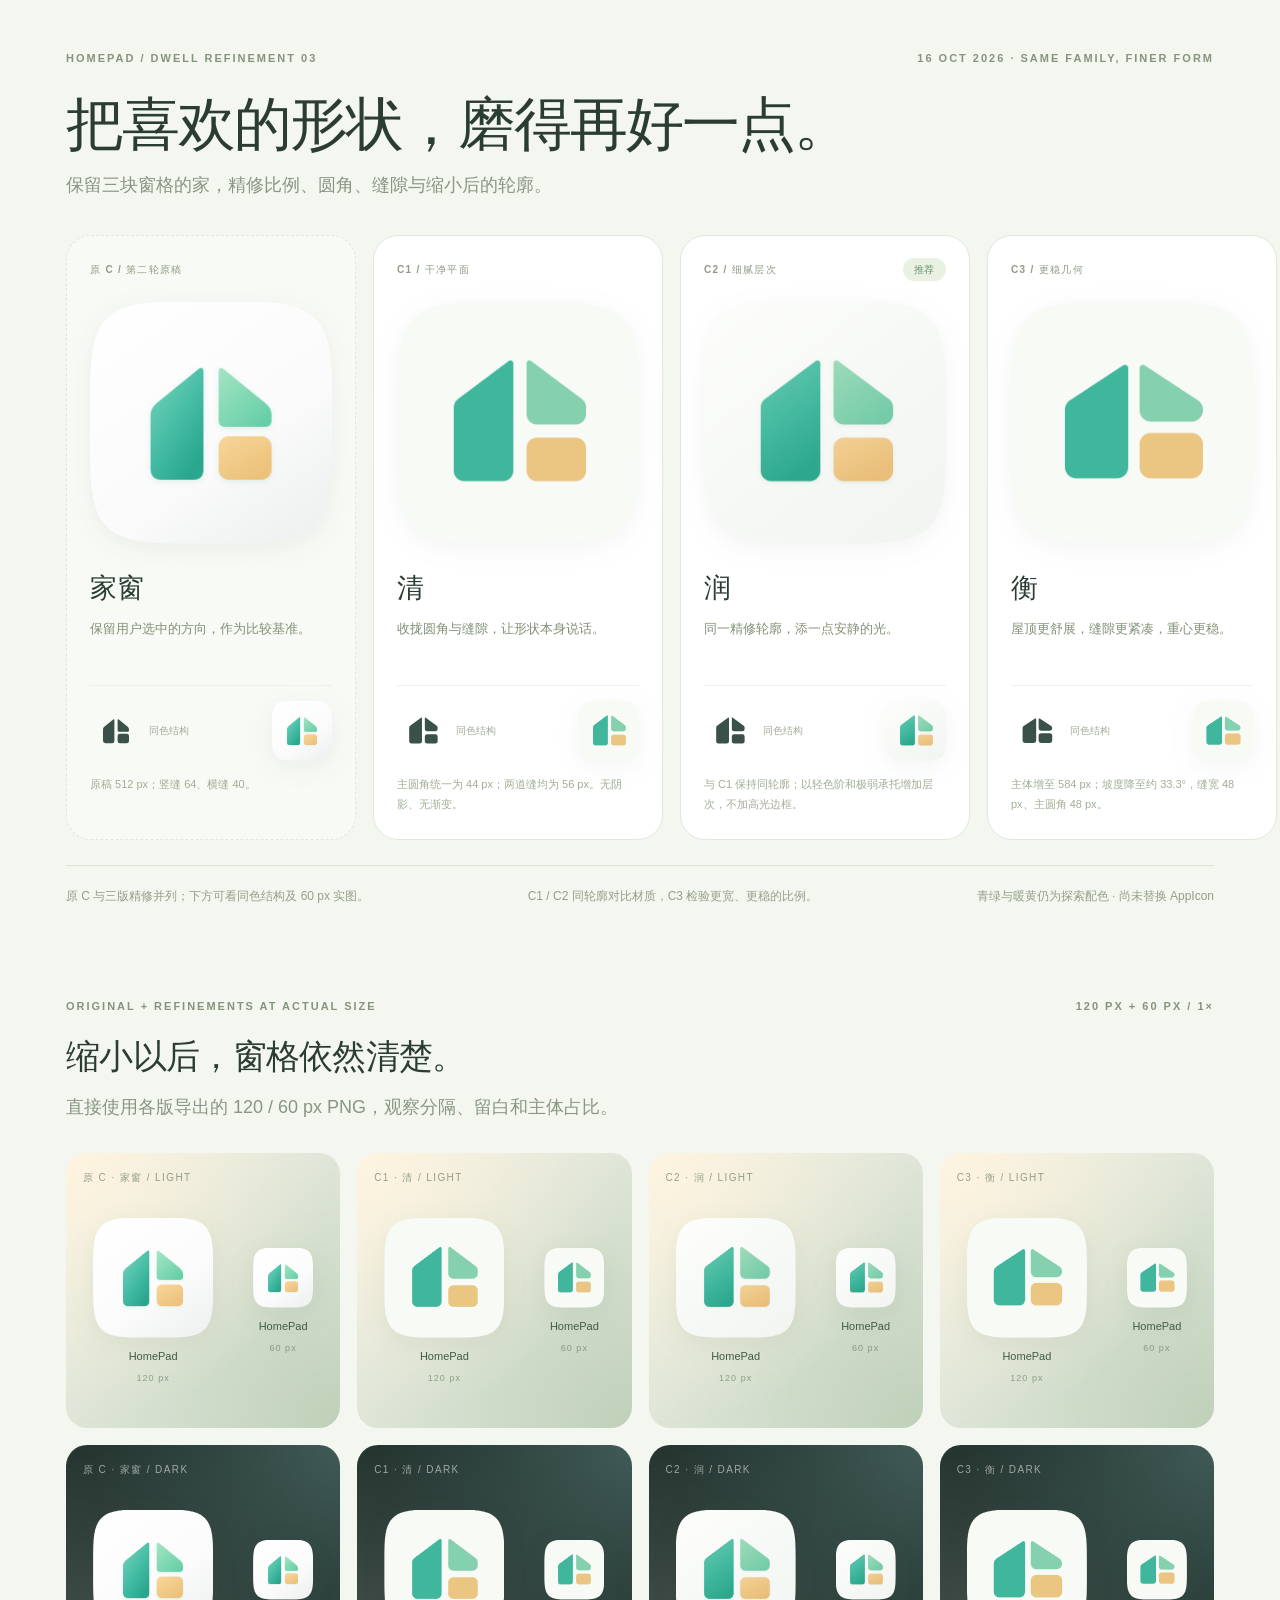
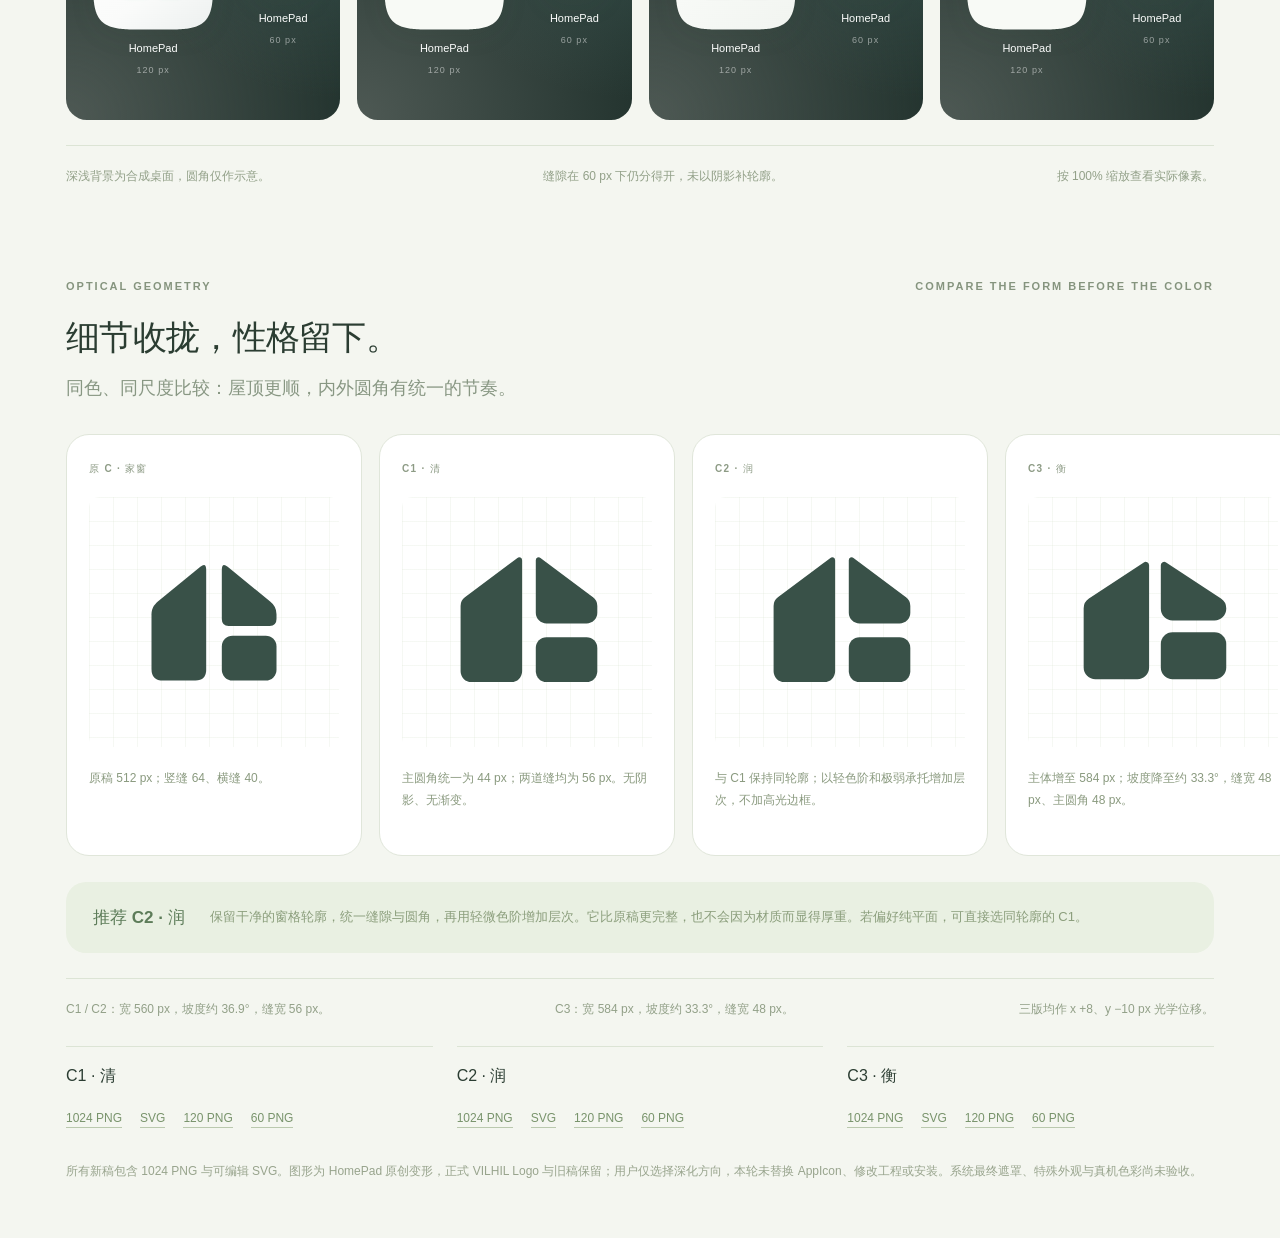
<file: design/app-icon/2026-10-homepad-v3/index.html>
<!doctype html><html lang="zh-CN"><meta charset="utf-8"><meta name="viewport" content="width=device-width,initial-scale=1"><title>HomePad · 家窗精修</title><style>
*{box-sizing:border-box}:root{color-scheme:light}body{margin:0;background:#eef1ec;color:#2b3d32;font:16px/1.5 -apple-system,BlinkMacSystemFont,"Helvetica Neue","PingFang SC",sans-serif;-webkit-font-smoothing:antialiased}.board{width:1600px;max-width:100%;margin:0 auto;padding:50px 66px 43px;background:#f4f6f0}.eyebrow{display:flex;justify-content:space-between;color:#85947e;font-size:11px;letter-spacing:2px;font-weight:550}h1{font-size:58px;font-weight:550;line-height:1.2;letter-spacing:-2px;margin:22px 0 14px}.lede{font-size:18px;color:#889783;margin:0}.cards{display:grid;grid-template-columns:repeat(4,1fr);gap:17px;margin:36px 0 25px}.card{padding:22px 23px;background:#fff;border:1px solid #e1e7dc;border-radius:25px}.original-card{background:#f8faf5;border-style:dashed}.label{display:flex;justify-content:space-between;align-items:center;font-size:10px;letter-spacing:1.3px;font-weight:550;color:#8d9b85;min-height:23px}em{font-size:10px;letter-spacing:.6px;font-style:normal;padding:4px 11px;border-radius:20px;background:#e9f2e2;color:#69916a}.hero{height:283px;display:flex;justify-content:center;align-items:center}.icon{display:inline-block;flex-shrink:0;filter:drop-shadow(0 6px 12px #314b3010)}.icon>img{display:block;width:100%;height:100%}.masked{clip-path:url(#mask)}h2{font-size:27px;font-weight:550;margin:4px 0 8px}.card p{font-size:13px;color:#819178;line-height:1.8;margin:0 0 22px;min-height:46px}.mono{border-top:1px solid #edf1e7;padding-top:15px;display:flex;align-items:center;gap:7px}.mono>img{width:52px;height:52px}.mono>span{font-size:10px;color:#a1ad98}.mono>.icon{margin-left:auto}.card-note{display:block;color:#a1ad96;font-size:11px;line-height:1.9;margin-top:13px;min-height:43px}.foot{border-top:1px solid #dce4d5;padding-top:21px;display:flex;justify-content:space-between;gap:20px;font-size:12px;color:#92a088}.section-title{font-size:34px;font-weight:550;letter-spacing:-.7px;margin:17px 0 12px}.backgrounds{display:grid;grid-template-columns:repeat(4,1fr);gap:17px;margin:32px 0 25px}.wallpaper{height:275px;border-radius:21px;position:relative;overflow:hidden}.light{background:radial-gradient(ellipse at 0 0,#fff4df,transparent 70%),radial-gradient(ellipse at 100% 100%,#bfd0b9,transparent 85%),#e5eadf;color:#435c44}.dark{background:radial-gradient(ellipse at 100% 0,#405a56,transparent 65%),radial-gradient(ellipse at 0 100%,#4e5954,transparent 80%),#1f302b;color:#fff}.wall-label{position:absolute;left:17px;top:17px;opacity:.55;font-size:10px;letter-spacing:1.4px}.pair{display:flex;align-items:center;justify-content:center;gap:40px;height:100%;padding-top:22px}.pair>div{display:flex;align-items:center;flex-direction:column}.pair b{font-size:11px;font-weight:500;margin-top:10px}.pair small{font-size:9px;letter-spacing:1px;opacity:.5;margin-top:8px}.geometries{display:grid;grid-template-columns:repeat(4,1fr);gap:17px;margin:32px 0 26px}.geometry{background:#fff;border:1px solid #e0e6da;border-radius:23px;padding:22px}.geometry-art{height:250px;display:flex;align-items:center;justify-content:center;background:linear-gradient(#dce5d544 1px,transparent 1px),linear-gradient(90deg,#dce5d544 1px,transparent 1px);background-size:24px 24px;margin-top:17px;border-radius:10px}.geometry-art img{width:250px;height:250px}.geometry p{font-size:12px;color:#8a9a7f;line-height:1.9;min-height:66px;margin:20px 0 0}.recommend{border-radius:20px;background:#e9f0e2;padding:23px 27px;display:flex;gap:25px;align-items:center;color:#8b9e7c;margin:25px 0}.recommend b{font-size:17px;font-weight:550;white-space:nowrap;color:#5d7c59}.recommend p{font-size:13px;line-height:1.9;margin:0}.downloads{display:grid;grid-template-columns:repeat(3,1fr);gap:24px;margin-top:28px}.downloads article{border-top:1px solid #dce4d5;padding-top:17px}.downloads b{font-size:16px;font-weight:500}.downloads article>div{margin-top:17px}a{display:inline-block;color:#78936b;font-size:12px;text-decoration:none;border-bottom:1px solid #bac9ae;margin:0 18px 12px 0}.notes{font-size:12px;line-height:1.9;color:#98a48d;margin-top:20px}@media(max-width:1000px){.board{padding:30px 22px}h1{font-size:43px}.cards,.backgrounds,.geometries,.downloads{grid-template-columns:1fr}.cards,.backgrounds,.geometries{max-width:540px;margin:28px auto}.foot,.recommend{flex-direction:column;align-items:flex-start}}
</style><svg width="0" height="0" style="position:absolute"><defs><clipPath id="mask" clipPathUnits="objectBoundingBox"><polygon points="1.000000,0.500000 0.999935,0.599753 0.999738,0.634819 0.999411,0.660775 0.998952,0.682140 0.998362,0.700618 0.997640,0.717064 0.996786,0.731979 0.995800,0.745684 0.994681,0.758401 0.993429,0.770288 0.992043,0.781465 0.990523,0.792022 0.988867,0.802032 0.987076,0.811552 0.985147,0.820629 0.983081,0.829303 0.980876,0.837606 0.978532,0.845567 0.976046,0.853207 0.973417,0.860549 0.970644,0.867609 0.967726,0.874403 0.964661,0.880945 0.961446,0.887246 0.958079,0.893317 0.954560,0.899168 0.950884,0.904807 0.947049,0.910241 0.943052,0.915477 0.938891,0.920522 0.934561,0.925382 0.930060,0.930060 0.925382,0.934561 0.920522,0.938891 0.915477,0.943052 0.910241,0.947049 0.904807,0.950884 0.899168,0.954560 0.893317,0.958079 0.887246,0.961446 0.880945,0.964661 0.874403,0.967726 0.867609,0.970644 0.860549,0.973417 0.853207,0.976046 0.845567,0.978532 0.837606,0.980876 0.829303,0.983081 0.820629,0.985147 0.811552,0.987076 0.802032,0.988867 0.792022,0.990523 0.781465,0.992043 0.770288,0.993429 0.758401,0.994681 0.745684,0.995800 0.731979,0.996786 0.717064,0.997640 0.700618,0.998362 0.682140,0.998952 0.660775,0.999411 0.634819,0.999738 0.599753,0.999935 0.500000,1.000000 0.400247,0.999935 0.365181,0.999738 0.339225,0.999411 0.317860,0.998952 0.299382,0.998362 0.282936,0.997640 0.268021,0.996786 0.254316,0.995800 0.241599,0.994681 0.229712,0.993429 0.218535,0.992043 0.207978,0.990523 0.197968,0.988867 0.188448,0.987076 0.179371,0.985147 0.170697,0.983081 0.162394,0.980876 0.154433,0.978532 0.146793,0.976046 0.139451,0.973417 0.132391,0.970644 0.125597,0.967726 0.119055,0.964661 0.112754,0.961446 0.106683,0.958079 0.100832,0.954560 0.095193,0.950884 0.089759,0.947049 0.084523,0.943052 0.079478,0.938891 0.074618,0.934561 0.069940,0.930060 0.065439,0.925382 0.061109,0.920522 0.056948,0.915477 0.052951,0.910241 0.049116,0.904807 0.045440,0.899168 0.041921,0.893317 0.038554,0.887246 0.035339,0.880945 0.032274,0.874403 0.029356,0.867609 0.026583,0.860549 0.023954,0.853207 0.021468,0.845567 0.019124,0.837606 0.016919,0.829303 0.014853,0.820629 0.012924,0.811552 0.011133,0.802032 0.009477,0.792022 0.007957,0.781465 0.006571,0.770288 0.005319,0.758401 0.004200,0.745684 0.003214,0.731979 0.002360,0.717064 0.001638,0.700618 0.001048,0.682140 0.000589,0.660775 0.000262,0.634819 0.000065,0.599753 0.000000,0.500000 0.000065,0.400247 0.000262,0.365181 0.000589,0.339225 0.001048,0.317860 0.001638,0.299382 0.002360,0.282936 0.003214,0.268021 0.004200,0.254316 0.005319,0.241599 0.006571,0.229712 0.007957,0.218535 0.009477,0.207978 0.011133,0.197968 0.012924,0.188448 0.014853,0.179371 0.016919,0.170697 0.019124,0.162394 0.021468,0.154433 0.023954,0.146793 0.026583,0.139451 0.029356,0.132391 0.032274,0.125597 0.035339,0.119055 0.038554,0.112754 0.041921,0.106683 0.045440,0.100832 0.049116,0.095193 0.052951,0.089759 0.056948,0.084523 0.061109,0.079478 0.065439,0.074618 0.069940,0.069940 0.074618,0.065439 0.079478,0.061109 0.084523,0.056948 0.089759,0.052951 0.095193,0.049116 0.100832,0.045440 0.106683,0.041921 0.112754,0.038554 0.119055,0.035339 0.125597,0.032274 0.132391,0.029356 0.139451,0.026583 0.146793,0.023954 0.154433,0.021468 0.162394,0.019124 0.170697,0.016919 0.179371,0.014853 0.188448,0.012924 0.197968,0.011133 0.207978,0.009477 0.218535,0.007957 0.229712,0.006571 0.241599,0.005319 0.254316,0.004200 0.268021,0.003214 0.282936,0.002360 0.299382,0.001638 0.317860,0.001048 0.339225,0.000589 0.365181,0.000262 0.400247,0.000065 0.500000,0.000000 0.599753,0.000065 0.634819,0.000262 0.660775,0.000589 0.682140,0.001048 0.700618,0.001638 0.717064,0.002360 0.731979,0.003214 0.745684,0.004200 0.758401,0.005319 0.770288,0.006571 0.781465,0.007957 0.792022,0.009477 0.802032,0.011133 0.811552,0.012924 0.820629,0.014853 0.829303,0.016919 0.837606,0.019124 0.845567,0.021468 0.853207,0.023954 0.860549,0.026583 0.867609,0.029356 0.874403,0.032274 0.880945,0.035339 0.887246,0.038554 0.893317,0.041921 0.899168,0.045440 0.904807,0.049116 0.910241,0.052951 0.915477,0.056948 0.920522,0.061109 0.925382,0.065439 0.930060,0.069940 0.934561,0.074618 0.938891,0.079478 0.943052,0.084523 0.947049,0.089759 0.950884,0.095193 0.954560,0.100832 0.958079,0.106683 0.961446,0.112754 0.964661,0.119055 0.967726,0.125597 0.970644,0.132391 0.973417,0.139451 0.976046,0.146793 0.978532,0.154433 0.980876,0.162394 0.983081,0.170697 0.985147,0.179371 0.987076,0.188448 0.988867,0.197968 0.990523,0.207978 0.992043,0.218535 0.993429,0.229712 0.994681,0.241599 0.995800,0.254316 0.996786,0.268021 0.997640,0.282936 0.998362,0.299382 0.998952,0.317860 0.999411,0.339225 0.999738,0.365181 0.999935,0.400247"/></clipPath></defs></svg><main>
<section class="board overview-board"><div class="eyebrow"><span>HOMEPAD / DWELL REFINEMENT 03</span><span>16 OCT 2026 · SAME FAMILY, FINER FORM</span></div><h1>把喜欢的形状，磨得再好一点。</h1><p class="lede">保留三块窗格的家，精修比例、圆角、缝隙与缩小后的轮廓。</p><div class="cards"><article class="card original-card"><div class="label"><span>原 C / 第二轮原稿</span></div><div class="hero"><div class="icon" style="width:242px;height:242px"><img class="masked" src="source/original-c-1024.png" alt="原 C 家窗"></div></div><h2>家窗</h2><p>保留用户选中的方向，作为比较基准。</p><div class="mono"><img src="source/original-c-monochrome.svg" alt="同色结构"><span>同色结构</span><div class="icon" style="width:60px;height:60px"><img class="masked" src="source/original-c-60.png" alt="原 C 家窗"></div></div><small class="card-note">原稿 512 px；竖缝 64、横缝 40。</small></article><article class="card "><div class="label"><span>C1 / 干净平面</span></div><div class="hero"><div class="icon" style="width:242px;height:242px"><img class="masked" src="01-clear/icon-1024.png" alt="C1 清"></div></div><h2>清</h2><p>收拢圆角与缝隙，让形状本身说话。</p><div class="mono"><img src="01-clear/symbol-monochrome.svg" alt="同色结构"><span>同色结构</span><div class="icon" style="width:60px;height:60px"><img class="masked" src="01-clear/icon-60.png" alt="C1 清"></div></div><small class="card-note">主圆角统一为 44 px；两道缝均为 56 px。无阴影、无渐变。</small></article><article class="card "><div class="label"><span>C2 / 细腻层次</span><em>推荐</em></div><div class="hero"><div class="icon" style="width:242px;height:242px"><img class="masked" src="02-soft/icon-1024.png" alt="C2 润"></div></div><h2>润</h2><p>同一精修轮廓，添一点安静的光。</p><div class="mono"><img src="02-soft/symbol-monochrome.svg" alt="同色结构"><span>同色结构</span><div class="icon" style="width:60px;height:60px"><img class="masked" src="02-soft/icon-60.png" alt="C2 润"></div></div><small class="card-note">与 C1 保持同轮廓；以轻色阶和极弱承托增加层次，不加高光边框。</small></article><article class="card "><div class="label"><span>C3 / 更稳几何</span></div><div class="hero"><div class="icon" style="width:242px;height:242px"><img class="masked" src="03-balanced/icon-1024.png" alt="C3 衡"></div></div><h2>衡</h2><p>屋顶更舒展，缝隙更紧凑，重心更稳。</p><div class="mono"><img src="03-balanced/symbol-monochrome.svg" alt="同色结构"><span>同色结构</span><div class="icon" style="width:60px;height:60px"><img class="masked" src="03-balanced/icon-60.png" alt="C3 衡"></div></div><small class="card-note">主体增至 584 px；坡度降至约 33.3°，缝宽 48 px、主圆角 48 px。</small></article></div><div class="foot"><span>原 C 与三版精修并列；下方可看同色结构及 60 px 实图。</span><span>C1 / C2 同轮廓对比材质，C3 检验更宽、更稳的比例。</span><span>青绿与暖黄仍为探索配色 · 尚未替换 AppIcon</span></div></section>
<section class="board background-board"><div class="eyebrow"><span>ORIGINAL + REFINEMENTS AT ACTUAL SIZE</span><span>120 PX + 60 PX / 1×</span></div><h2 class="section-title">缩小以后，窗格依然清楚。</h2><p class="lede">直接使用各版导出的 120 / 60 px PNG，观察分隔、留白和主体占比。</p><div class="backgrounds"><div class="wallpaper light"><div class="wall-label">原 C · 家窗 / LIGHT</div><div class="pair"><div><div class="icon" style="width:120px;height:120px"><img class="masked" src="source/original-c-120.png" alt="原 C 家窗"></div><b>HomePad</b><small>120 px</small></div><div><div class="icon" style="width:60px;height:60px"><img class="masked" src="source/original-c-60.png" alt="原 C 家窗"></div><b>HomePad</b><small>60 px</small></div></div></div><div class="wallpaper light"><div class="wall-label">C1 · 清 / LIGHT</div><div class="pair"><div><div class="icon" style="width:120px;height:120px"><img class="masked" src="01-clear/icon-120.png" alt="C1 清"></div><b>HomePad</b><small>120 px</small></div><div><div class="icon" style="width:60px;height:60px"><img class="masked" src="01-clear/icon-60.png" alt="C1 清"></div><b>HomePad</b><small>60 px</small></div></div></div><div class="wallpaper light"><div class="wall-label">C2 · 润 / LIGHT</div><div class="pair"><div><div class="icon" style="width:120px;height:120px"><img class="masked" src="02-soft/icon-120.png" alt="C2 润"></div><b>HomePad</b><small>120 px</small></div><div><div class="icon" style="width:60px;height:60px"><img class="masked" src="02-soft/icon-60.png" alt="C2 润"></div><b>HomePad</b><small>60 px</small></div></div></div><div class="wallpaper light"><div class="wall-label">C3 · 衡 / LIGHT</div><div class="pair"><div><div class="icon" style="width:120px;height:120px"><img class="masked" src="03-balanced/icon-120.png" alt="C3 衡"></div><b>HomePad</b><small>120 px</small></div><div><div class="icon" style="width:60px;height:60px"><img class="masked" src="03-balanced/icon-60.png" alt="C3 衡"></div><b>HomePad</b><small>60 px</small></div></div></div><div class="wallpaper dark"><div class="wall-label">原 C · 家窗 / DARK</div><div class="pair"><div><div class="icon" style="width:120px;height:120px"><img class="masked" src="source/original-c-120.png" alt="原 C 家窗"></div><b>HomePad</b><small>120 px</small></div><div><div class="icon" style="width:60px;height:60px"><img class="masked" src="source/original-c-60.png" alt="原 C 家窗"></div><b>HomePad</b><small>60 px</small></div></div></div><div class="wallpaper dark"><div class="wall-label">C1 · 清 / DARK</div><div class="pair"><div><div class="icon" style="width:120px;height:120px"><img class="masked" src="01-clear/icon-120.png" alt="C1 清"></div><b>HomePad</b><small>120 px</small></div><div><div class="icon" style="width:60px;height:60px"><img class="masked" src="01-clear/icon-60.png" alt="C1 清"></div><b>HomePad</b><small>60 px</small></div></div></div><div class="wallpaper dark"><div class="wall-label">C2 · 润 / DARK</div><div class="pair"><div><div class="icon" style="width:120px;height:120px"><img class="masked" src="02-soft/icon-120.png" alt="C2 润"></div><b>HomePad</b><small>120 px</small></div><div><div class="icon" style="width:60px;height:60px"><img class="masked" src="02-soft/icon-60.png" alt="C2 润"></div><b>HomePad</b><small>60 px</small></div></div></div><div class="wallpaper dark"><div class="wall-label">C3 · 衡 / DARK</div><div class="pair"><div><div class="icon" style="width:120px;height:120px"><img class="masked" src="03-balanced/icon-120.png" alt="C3 衡"></div><b>HomePad</b><small>120 px</small></div><div><div class="icon" style="width:60px;height:60px"><img class="masked" src="03-balanced/icon-60.png" alt="C3 衡"></div><b>HomePad</b><small>60 px</small></div></div></div></div><div class="foot"><span>深浅背景为合成桌面，圆角仅作示意。</span><span>缝隙在 60 px 下仍分得开，未以阴影补轮廓。</span><span>按 100% 缩放查看实际像素。</span></div></section>
<section class="board geometry-board"><div class="eyebrow"><span>OPTICAL GEOMETRY</span><span>COMPARE THE FORM BEFORE THE COLOR</span></div><h2 class="section-title">细节收拢，性格留下。</h2><p class="lede">同色、同尺度比较：屋顶更顺，内外圆角有统一的节奏。</p><div class="geometries"><article class="geometry"><div class="label">原 C · 家窗</div><div class="geometry-art"><img src="source/original-c-monochrome.svg" alt="原 C 形状比例"></div><p>原稿 512 px；竖缝 64、横缝 40。</p></article><article class="geometry"><div class="label">C1 · 清</div><div class="geometry-art"><img src="01-clear/symbol-monochrome.svg" alt="C1 形状比例"></div><p>主圆角统一为 44 px；两道缝均为 56 px。无阴影、无渐变。</p></article><article class="geometry"><div class="label">C2 · 润</div><div class="geometry-art"><img src="02-soft/symbol-monochrome.svg" alt="C2 形状比例"></div><p>与 C1 保持同轮廓；以轻色阶和极弱承托增加层次，不加高光边框。</p></article><article class="geometry"><div class="label">C3 · 衡</div><div class="geometry-art"><img src="03-balanced/symbol-monochrome.svg" alt="C3 形状比例"></div><p>主体增至 584 px；坡度降至约 33.3°，缝宽 48 px、主圆角 48 px。</p></article></div><div class="recommend"><b>推荐 C2 · 润</b><p>保留干净的窗格轮廓，统一缝隙与圆角，再用轻微色阶增加层次。它比原稿更完整，也不会因为材质而显得厚重。若偏好纯平面，可直接选同轮廓的 C1。</p></div><div class="foot"><span>C1 / C2：宽 560 px，坡度约 36.9°，缝宽 56 px。</span><span>C3：宽 584 px，坡度约 33.3°，缝宽 48 px。</span><span>三版均作 x +8、y −10 px 光学位移。</span></div><div class="downloads"><article><b>C1 · 清</b><div><a href="01-clear/icon-1024.png">1024 PNG</a><a href="01-clear/icon.svg">SVG</a><a href="01-clear/icon-120.png">120 PNG</a><a href="01-clear/icon-60.png">60 PNG</a></div></article><article><b>C2 · 润</b><div><a href="02-soft/icon-1024.png">1024 PNG</a><a href="02-soft/icon.svg">SVG</a><a href="02-soft/icon-120.png">120 PNG</a><a href="02-soft/icon-60.png">60 PNG</a></div></article><article><b>C3 · 衡</b><div><a href="03-balanced/icon-1024.png">1024 PNG</a><a href="03-balanced/icon.svg">SVG</a><a href="03-balanced/icon-120.png">120 PNG</a><a href="03-balanced/icon-60.png">60 PNG</a></div></article></div><p class="notes">所有新稿包含 1024 PNG 与可编辑 SVG。图形为 HomePad 原创变形，正式 VILHIL Logo 与旧稿保留；用户仅选择深化方向，本轮未替换 AppIcon、修改工程或安装。系统最终遮罩、特殊外观与真机色彩尚未验收。</p></section></main></html>
</file>
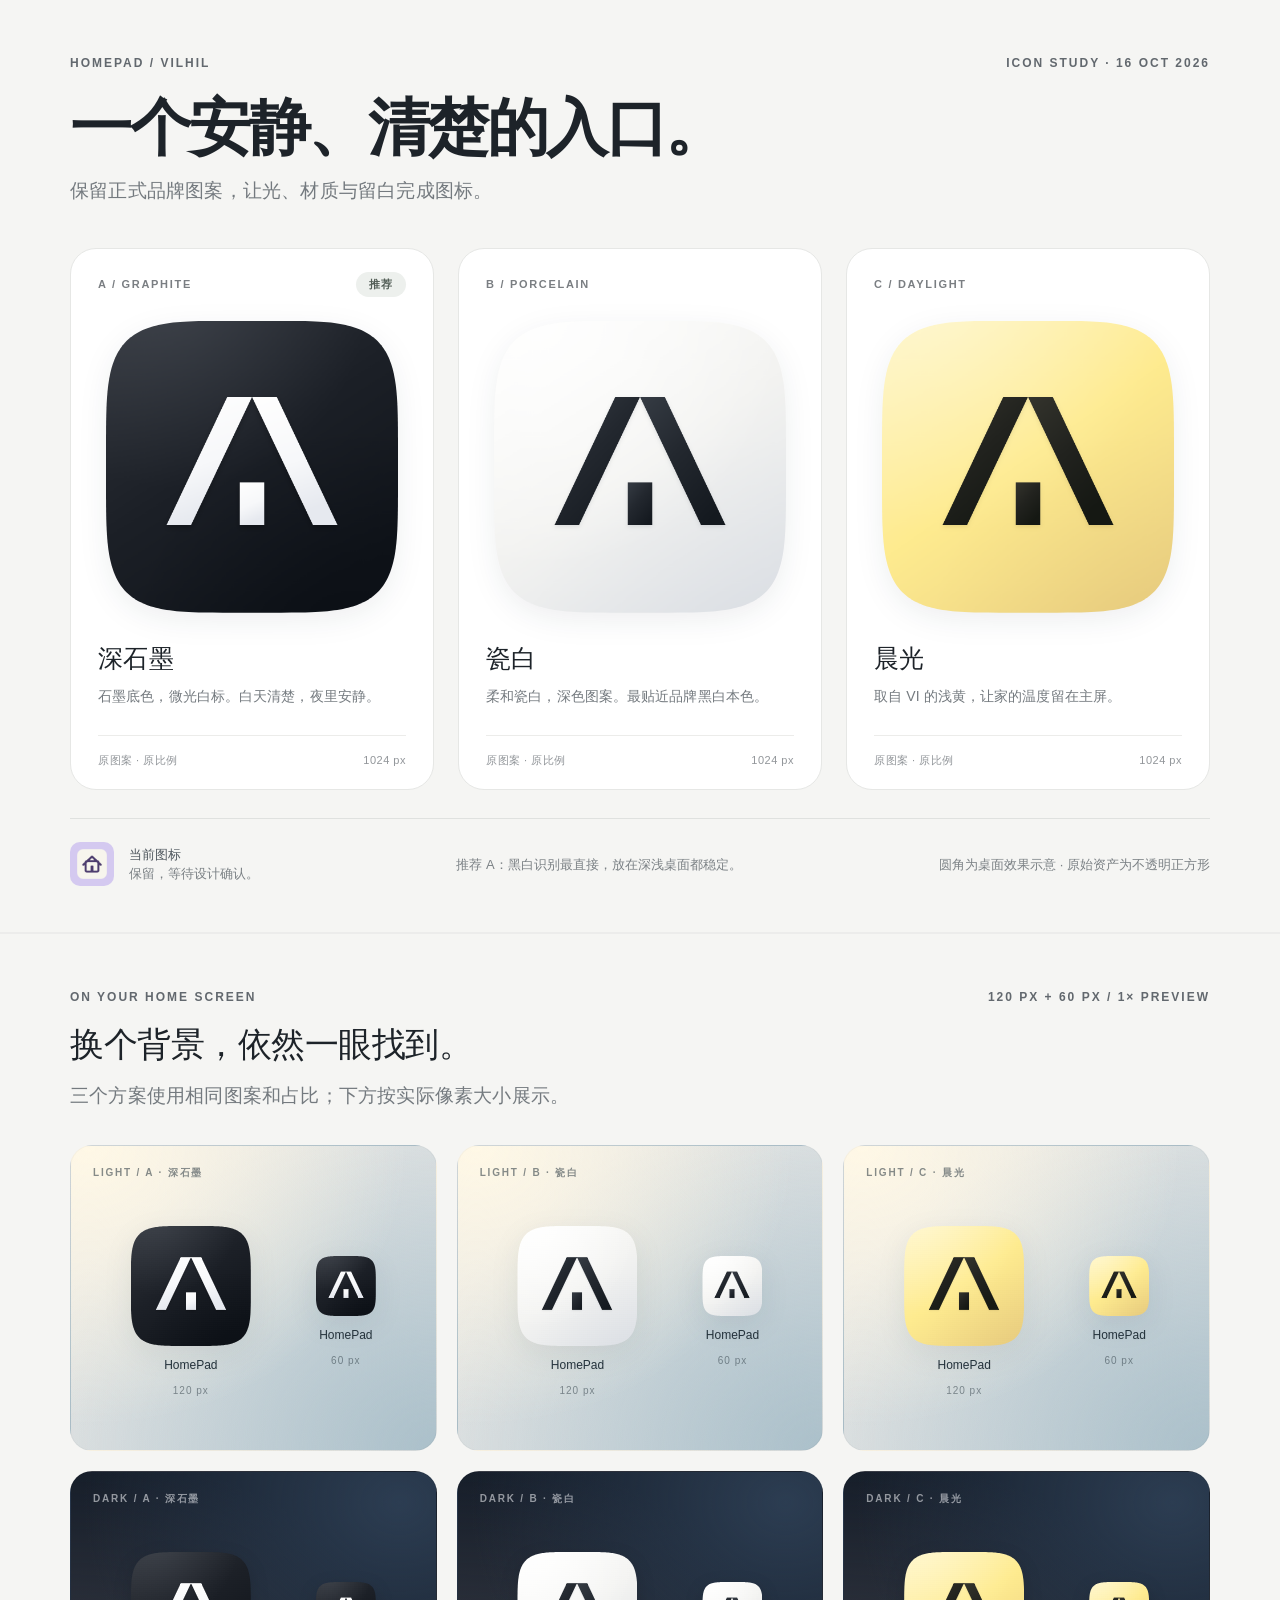
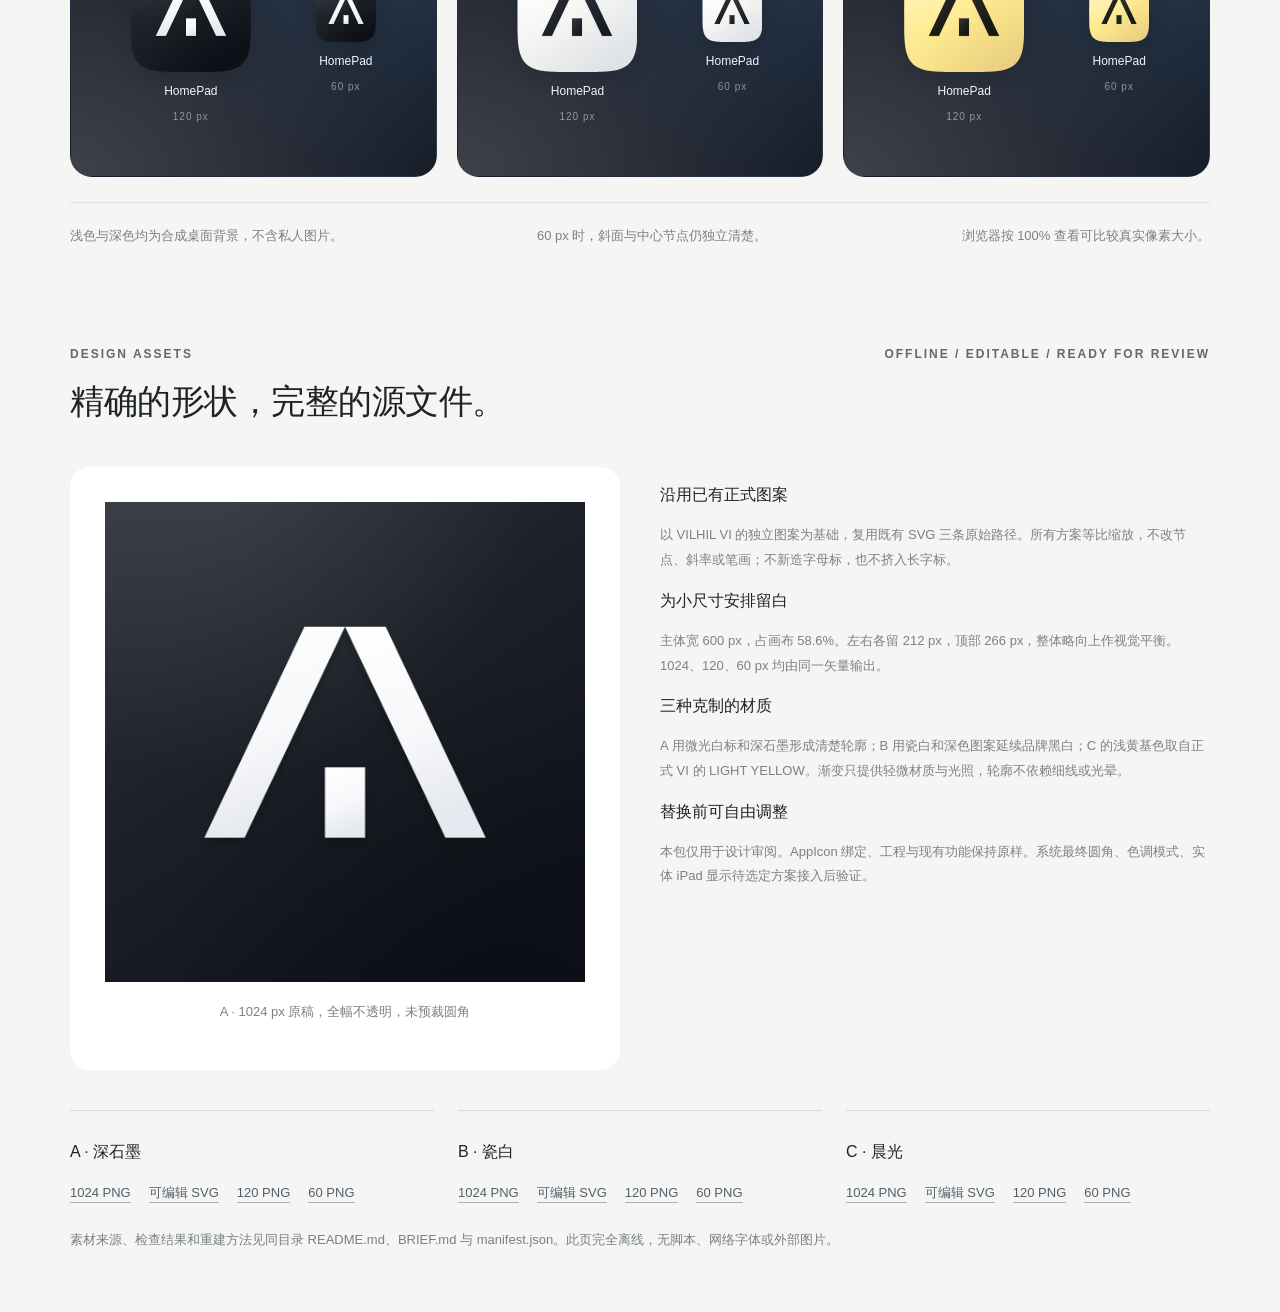
<file: design/app-icon/2026-10-vilhil/index.html>
<!doctype html><html lang="zh-CN"><meta charset="utf-8"><meta name="viewport" content="width=device-width,initial-scale=1"><title>HomePad · VILHIL Icon Study</title>
<style>
*{box-sizing:border-box}:root{color-scheme:light}body{margin:0;background:#ececeb;color:#1d2329;font:16px/1.5 -apple-system,BlinkMacSystemFont,"Helvetica Neue","PingFang SC",sans-serif;-webkit-font-smoothing:antialiased}.board{width:1600px;max-width:100%;margin:0 auto;background:#f5f5f3;padding:54px 70px 46px}.eyebrow{display:flex;justify-content:space-between;color:#62686e;letter-spacing:2px;font-size:12px;font-weight:600}h1{font-size:62px;line-height:1.1;letter-spacing:-2.5px;margin:22px 0 15px;font-weight:600}.lede{font-size:19px;color:#747a7f;margin:0;letter-spacing:.2px}.concepts{display:grid;grid-template-columns:repeat(3,1fr);gap:24px;margin:42px 0 28px}.concept{padding:24px 27px 21px;background:#fff;border:1px solid #e6e7e5;border-radius:26px}.concept-head{display:flex;align-items:center;justify-content:space-between;color:#7a7e82;font-size:11px;letter-spacing:1.7px;font-weight:600;height:24px}em{font-style:normal;letter-spacing:1px;font-size:11px;border-radius:20px;background:#edf0ed;color:#535e57;padding:4px 13px}.display{height:340px;display:flex;align-items:center;justify-content:center}.icon-wrap{display:inline-block;filter:drop-shadow(0 8px 14px #12192412);flex-shrink:0}.app-icon{display:block;width:100%;height:100%;clip-path:url(#app-mask)}h2{font-weight:550;font-size:25px;letter-spacing:.4px;margin:3px 0 8px}.concept p{font-size:14px;color:#747a7f;line-height:1.7;white-space:nowrap;margin:0 0 26px;letter-spacing:.1px}.swatches{border-top:1px solid #ececea;padding-top:16px;display:flex;justify-content:space-between;font-size:11px;color:#92969a;letter-spacing:.5px}.foot{display:flex;align-items:center;justify-content:space-between;gap:24px;border-top:1px solid #dfe1df;padding-top:23px;font-size:13px;color:#7b8185}.old{display:flex;gap:15px;align-items:center}.old img{width:44px;height:44px;border-radius:10px}.foot b{font-weight:500;color:#50585f}.background-board{margin-top:2px;background:#f5f5f3}.section-title{font-size:34px;font-weight:550;letter-spacing:-.5px;margin:13px 0 12px}.backgrounds{display:grid;grid-template-columns:repeat(3,1fr);gap:20px;margin:34px 0 25px}.wallpaper{height:306px;border-radius:22px;overflow:hidden;position:relative;border:1px solid #00000008}.light{background:radial-gradient(ellipse at 5% 0%,#fff8e6 0,transparent 65%),radial-gradient(ellipse at 100% 100%,#abc0ca 0,transparent 80%),linear-gradient(135deg,#eae8e4,#d4dce0);color:#25333c}.dark{background:radial-gradient(ellipse at 90% 10%,#2c3d52 0,transparent 68%),radial-gradient(ellipse at 0 100%,#3f414a 0,transparent 75%),#141c28;color:#f6f7fa}.wallpaper-label{position:absolute;top:19px;left:22px;opacity:.55;font-size:10px;font-weight:600;letter-spacing:1.8px}.size-pair{display:flex;align-items:center;justify-content:center;gap:65px;height:100%;padding-top:28px}.size-pair>div{display:flex;flex-direction:column;align-items:center}.size-pair b{font-size:12px;font-weight:500;margin-top:10px;text-shadow:0 1px 2px #00000008}.size-pair small{font-size:10px;opacity:.5;letter-spacing:1px;margin-top:9px}.dark .icon-wrap{filter:drop-shadow(0 6px 9px #00000025)}.downloads{display:grid;grid-template-columns:repeat(3,1fr);gap:24px;margin-top:30px}.downloads article{border-top:1px solid #d9dcda;padding-top:13px}h3{font-size:16px;font-weight:500}a{display:inline-block;margin:0 18px 12px 0;text-decoration:none;color:#525f6c;font-size:13px;border-bottom:1px solid #aab2b9}.notes{font-size:13px;color:#788087;line-height:1.9;max-width:980px}.spec{display:grid;grid-template-columns:1fr 1fr;gap:40px;margin:40px 0}.spec figure{margin:0;background:#fff;padding:35px;border-radius:20px;text-align:center}.spec img{width:100%;max-width:520px}.spec p{font-size:13px;color:#7b8185}@media(max-width:1000px){.board{padding:32px 22px}h1{font-size:46px}.concepts,.backgrounds,.downloads{grid-template-columns:1fr}.concept p{white-space:normal}.concepts{max-width:560px;margin:auto;margin-top:28px}.foot{align-items:flex-start;flex-direction:column}.backgrounds{max-width:560px;margin:auto;margin-top:28px}.spec{grid-template-columns:1fr}}
</style>
<svg width="0" height="0" style="position:absolute" aria-hidden="true"><defs><clipPath id="app-mask" clipPathUnits="objectBoundingBox"><polygon points="1.000000,0.500000 0.999935,0.599753 0.999738,0.634819 0.999411,0.660775 0.998952,0.682140 0.998362,0.700618 0.997640,0.717064 0.996786,0.731979 0.995800,0.745684 0.994681,0.758401 0.993429,0.770288 0.992043,0.781465 0.990523,0.792022 0.988867,0.802032 0.987076,0.811552 0.985147,0.820629 0.983081,0.829303 0.980876,0.837606 0.978532,0.845567 0.976046,0.853207 0.973417,0.860549 0.970644,0.867609 0.967726,0.874403 0.964661,0.880945 0.961446,0.887246 0.958079,0.893317 0.954560,0.899168 0.950884,0.904807 0.947049,0.910241 0.943052,0.915477 0.938891,0.920522 0.934561,0.925382 0.930060,0.930060 0.925382,0.934561 0.920522,0.938891 0.915477,0.943052 0.910241,0.947049 0.904807,0.950884 0.899168,0.954560 0.893317,0.958079 0.887246,0.961446 0.880945,0.964661 0.874403,0.967726 0.867609,0.970644 0.860549,0.973417 0.853207,0.976046 0.845567,0.978532 0.837606,0.980876 0.829303,0.983081 0.820629,0.985147 0.811552,0.987076 0.802032,0.988867 0.792022,0.990523 0.781465,0.992043 0.770288,0.993429 0.758401,0.994681 0.745684,0.995800 0.731979,0.996786 0.717064,0.997640 0.700618,0.998362 0.682140,0.998952 0.660775,0.999411 0.634819,0.999738 0.599753,0.999935 0.500000,1.000000 0.400247,0.999935 0.365181,0.999738 0.339225,0.999411 0.317860,0.998952 0.299382,0.998362 0.282936,0.997640 0.268021,0.996786 0.254316,0.995800 0.241599,0.994681 0.229712,0.993429 0.218535,0.992043 0.207978,0.990523 0.197968,0.988867 0.188448,0.987076 0.179371,0.985147 0.170697,0.983081 0.162394,0.980876 0.154433,0.978532 0.146793,0.976046 0.139451,0.973417 0.132391,0.970644 0.125597,0.967726 0.119055,0.964661 0.112754,0.961446 0.106683,0.958079 0.100832,0.954560 0.095193,0.950884 0.089759,0.947049 0.084523,0.943052 0.079478,0.938891 0.074618,0.934561 0.069940,0.930060 0.065439,0.925382 0.061109,0.920522 0.056948,0.915477 0.052951,0.910241 0.049116,0.904807 0.045440,0.899168 0.041921,0.893317 0.038554,0.887246 0.035339,0.880945 0.032274,0.874403 0.029356,0.867609 0.026583,0.860549 0.023954,0.853207 0.021468,0.845567 0.019124,0.837606 0.016919,0.829303 0.014853,0.820629 0.012924,0.811552 0.011133,0.802032 0.009477,0.792022 0.007957,0.781465 0.006571,0.770288 0.005319,0.758401 0.004200,0.745684 0.003214,0.731979 0.002360,0.717064 0.001638,0.700618 0.001048,0.682140 0.000589,0.660775 0.000262,0.634819 0.000065,0.599753 0.000000,0.500000 0.000065,0.400247 0.000262,0.365181 0.000589,0.339225 0.001048,0.317860 0.001638,0.299382 0.002360,0.282936 0.003214,0.268021 0.004200,0.254316 0.005319,0.241599 0.006571,0.229712 0.007957,0.218535 0.009477,0.207978 0.011133,0.197968 0.012924,0.188448 0.014853,0.179371 0.016919,0.170697 0.019124,0.162394 0.021468,0.154433 0.023954,0.146793 0.026583,0.139451 0.029356,0.132391 0.032274,0.125597 0.035339,0.119055 0.038554,0.112754 0.041921,0.106683 0.045440,0.100832 0.049116,0.095193 0.052951,0.089759 0.056948,0.084523 0.061109,0.079478 0.065439,0.074618 0.069940,0.069940 0.074618,0.065439 0.079478,0.061109 0.084523,0.056948 0.089759,0.052951 0.095193,0.049116 0.100832,0.045440 0.106683,0.041921 0.112754,0.038554 0.119055,0.035339 0.125597,0.032274 0.132391,0.029356 0.139451,0.026583 0.146793,0.023954 0.154433,0.021468 0.162394,0.019124 0.170697,0.016919 0.179371,0.014853 0.188448,0.012924 0.197968,0.011133 0.207978,0.009477 0.218535,0.007957 0.229712,0.006571 0.241599,0.005319 0.254316,0.004200 0.268021,0.003214 0.282936,0.002360 0.299382,0.001638 0.317860,0.001048 0.339225,0.000589 0.365181,0.000262 0.400247,0.000065 0.500000,0.000000 0.599753,0.000065 0.634819,0.000262 0.660775,0.000589 0.682140,0.001048 0.700618,0.001638 0.717064,0.002360 0.731979,0.003214 0.745684,0.004200 0.758401,0.005319 0.770288,0.006571 0.781465,0.007957 0.792022,0.009477 0.802032,0.011133 0.811552,0.012924 0.820629,0.014853 0.829303,0.016919 0.837606,0.019124 0.845567,0.021468 0.853207,0.023954 0.860549,0.026583 0.867609,0.029356 0.874403,0.032274 0.880945,0.035339 0.887246,0.038554 0.893317,0.041921 0.899168,0.045440 0.904807,0.049116 0.910241,0.052951 0.915477,0.056948 0.920522,0.061109 0.925382,0.065439 0.930060,0.069940 0.934561,0.074618 0.938891,0.079478 0.943052,0.084523 0.947049,0.089759 0.950884,0.095193 0.954560,0.100832 0.958079,0.106683 0.961446,0.112754 0.964661,0.119055 0.967726,0.125597 0.970644,0.132391 0.973417,0.139451 0.976046,0.146793 0.978532,0.154433 0.980876,0.162394 0.983081,0.170697 0.985147,0.179371 0.987076,0.188448 0.988867,0.197968 0.990523,0.207978 0.992043,0.218535 0.993429,0.229712 0.994681,0.241599 0.995800,0.254316 0.996786,0.268021 0.997640,0.282936 0.998362,0.299382 0.998952,0.317860 0.999411,0.339225 0.999738,0.365181 0.999935,0.400247"/></clipPath></defs></svg>
<main>
<section class="board overview-board"><div class="eyebrow"><span>HOMEPAD / VILHIL</span><span>ICON STUDY · 16 OCT 2026</span></div><h1>一个安静、清楚的入口。</h1><p class="lede">保留正式品牌图案，让光、材质与留白完成图标。</p><div class="concepts"><article class="concept">
    <div class="concept-head"><span>A / GRAPHITE</span><em>推荐</em></div>
    <div class="display"><div class="icon-wrap " style="width:292px;height:292px"><img class="app-icon" src="01-graphite/icon-1024.png" width="292" height="292" alt="深石墨 HomePad 图标"></div></div>
    <h2>深石墨</h2><p>石墨底色，微光白标。白天清楚，夜里安静。</p>
    <div class="swatches"><span>原图案 · 原比例</span><span>1024 px</span></div>
    </article><article class="concept">
    <div class="concept-head"><span>B / PORCELAIN</span></div>
    <div class="display"><div class="icon-wrap " style="width:292px;height:292px"><img class="app-icon" src="02-porcelain/icon-1024.png" width="292" height="292" alt="瓷白 HomePad 图标"></div></div>
    <h2>瓷白</h2><p>柔和瓷白，深色图案。最贴近品牌黑白本色。</p>
    <div class="swatches"><span>原图案 · 原比例</span><span>1024 px</span></div>
    </article><article class="concept">
    <div class="concept-head"><span>C / DAYLIGHT</span></div>
    <div class="display"><div class="icon-wrap " style="width:292px;height:292px"><img class="app-icon" src="03-daylight/icon-1024.png" width="292" height="292" alt="晨光 HomePad 图标"></div></div>
    <h2>晨光</h2><p>取自 VI 的浅黄，让家的温度留在主屏。</p>
    <div class="swatches"><span>原图案 · 原比例</span><span>1024 px</span></div>
    </article></div><div class="foot"><div class="old"><img src="source/current-homepad-icon.png" alt="现有 HomePad 图标"><span><b>当前图标</b><br>保留，等待设计确认。</span></div><span>推荐 A：黑白识别最直接，放在深浅桌面都稳定。</span><span>圆角为桌面效果示意 · 原始资产为不透明正方形</span></div></section>
<section class="board background-board"><div class="eyebrow"><span>ON YOUR HOME SCREEN</span><span>120 PX + 60 PX / 1× PREVIEW</span></div><h2 class="section-title">换个背景，依然一眼找到。</h2><p class="lede">三个方案使用相同图案和占比；下方按实际像素大小展示。</p><div class="backgrounds"><div class="wallpaper light"><div class="wallpaper-label">LIGHT / A · 深石墨</div><div class="size-pair"><div><div class="icon-wrap " style="width:120px;height:120px"><img class="app-icon" src="01-graphite/icon-120.png" width="120" height="120" alt="深石墨 HomePad 图标"></div><b>HomePad</b><small>120 px</small></div><div><div class="icon-wrap " style="width:60px;height:60px"><img class="app-icon" src="01-graphite/icon-60.png" width="60" height="60" alt="深石墨 HomePad 图标"></div><b>HomePad</b><small>60 px</small></div></div></div><div class="wallpaper light"><div class="wallpaper-label">LIGHT / B · 瓷白</div><div class="size-pair"><div><div class="icon-wrap " style="width:120px;height:120px"><img class="app-icon" src="02-porcelain/icon-120.png" width="120" height="120" alt="瓷白 HomePad 图标"></div><b>HomePad</b><small>120 px</small></div><div><div class="icon-wrap " style="width:60px;height:60px"><img class="app-icon" src="02-porcelain/icon-60.png" width="60" height="60" alt="瓷白 HomePad 图标"></div><b>HomePad</b><small>60 px</small></div></div></div><div class="wallpaper light"><div class="wallpaper-label">LIGHT / C · 晨光</div><div class="size-pair"><div><div class="icon-wrap " style="width:120px;height:120px"><img class="app-icon" src="03-daylight/icon-120.png" width="120" height="120" alt="晨光 HomePad 图标"></div><b>HomePad</b><small>120 px</small></div><div><div class="icon-wrap " style="width:60px;height:60px"><img class="app-icon" src="03-daylight/icon-60.png" width="60" height="60" alt="晨光 HomePad 图标"></div><b>HomePad</b><small>60 px</small></div></div></div><div class="wallpaper dark"><div class="wallpaper-label">DARK / A · 深石墨</div><div class="size-pair"><div><div class="icon-wrap " style="width:120px;height:120px"><img class="app-icon" src="01-graphite/icon-120.png" width="120" height="120" alt="深石墨 HomePad 图标"></div><b>HomePad</b><small>120 px</small></div><div><div class="icon-wrap " style="width:60px;height:60px"><img class="app-icon" src="01-graphite/icon-60.png" width="60" height="60" alt="深石墨 HomePad 图标"></div><b>HomePad</b><small>60 px</small></div></div></div><div class="wallpaper dark"><div class="wallpaper-label">DARK / B · 瓷白</div><div class="size-pair"><div><div class="icon-wrap " style="width:120px;height:120px"><img class="app-icon" src="02-porcelain/icon-120.png" width="120" height="120" alt="瓷白 HomePad 图标"></div><b>HomePad</b><small>120 px</small></div><div><div class="icon-wrap " style="width:60px;height:60px"><img class="app-icon" src="02-porcelain/icon-60.png" width="60" height="60" alt="瓷白 HomePad 图标"></div><b>HomePad</b><small>60 px</small></div></div></div><div class="wallpaper dark"><div class="wallpaper-label">DARK / C · 晨光</div><div class="size-pair"><div><div class="icon-wrap " style="width:120px;height:120px"><img class="app-icon" src="03-daylight/icon-120.png" width="120" height="120" alt="晨光 HomePad 图标"></div><b>HomePad</b><small>120 px</small></div><div><div class="icon-wrap " style="width:60px;height:60px"><img class="app-icon" src="03-daylight/icon-60.png" width="60" height="60" alt="晨光 HomePad 图标"></div><b>HomePad</b><small>60 px</small></div></div></div></div><div class="foot"><span>浅色与深色均为合成桌面背景，不含私人图片。</span><span>60 px 时，斜面与中心节点仍独立清楚。</span><span>浏览器按 100% 查看可比较真实像素大小。</span></div></section>
<section class="board details-board"><div class="eyebrow"><span>DESIGN ASSETS</span><span>OFFLINE / EDITABLE / READY FOR REVIEW</span></div><h2 class="section-title">精确的形状，完整的源文件。</h2><div class="spec"><figure><img src="01-graphite/icon-1024.png" alt="推荐深石墨图标全幅正方形原稿"><p>A · 1024 px 原稿，全幅不透明，未预裁圆角</p></figure><div><h3>沿用已有正式图案</h3><p class="notes">以 VILHIL VI 的独立图案为基础，复用既有 SVG 三条原始路径。所有方案等比缩放，不改节点、斜率或笔画；不新造字母标，也不挤入长字标。</p><h3>为小尺寸安排留白</h3><p class="notes">主体宽 600 px，占画布 58.6%。左右各留 212 px，顶部 266 px，整体略向上作视觉平衡。1024、120、60 px 均由同一矢量输出。</p><h3>三种克制的材质</h3><p class="notes">A 用微光白标和深石墨形成清楚轮廓；B 用瓷白和深色图案延续品牌黑白；C 的浅黄基色取自正式 VI 的 LIGHT YELLOW。渐变只提供轻微材质与光照，轮廓不依赖细线或光晕。</p><h3>替换前可自由调整</h3><p class="notes">本包仅用于设计审阅。AppIcon 绑定、工程与现有功能保持原样。系统最终圆角、色调模式、实体 iPad 显示待选定方案接入后验证。</p></div></div><div class="downloads"><article><h3>A · 深石墨</h3><a href="01-graphite/icon-1024.png">1024 PNG</a><a href="01-graphite/icon.svg">可编辑 SVG</a><a href="01-graphite/icon-120.png">120 PNG</a><a href="01-graphite/icon-60.png">60 PNG</a></article><article><h3>B · 瓷白</h3><a href="02-porcelain/icon-1024.png">1024 PNG</a><a href="02-porcelain/icon.svg">可编辑 SVG</a><a href="02-porcelain/icon-120.png">120 PNG</a><a href="02-porcelain/icon-60.png">60 PNG</a></article><article><h3>C · 晨光</h3><a href="03-daylight/icon-1024.png">1024 PNG</a><a href="03-daylight/icon.svg">可编辑 SVG</a><a href="03-daylight/icon-120.png">120 PNG</a><a href="03-daylight/icon-60.png">60 PNG</a></article></div><p class="notes">素材来源、检查结果和重建方法见同目录 README.md、BRIEF.md 与 manifest.json。此页完全离线，无脚本、网络字体或外部图片。</p></section>
</main></html>
</file>
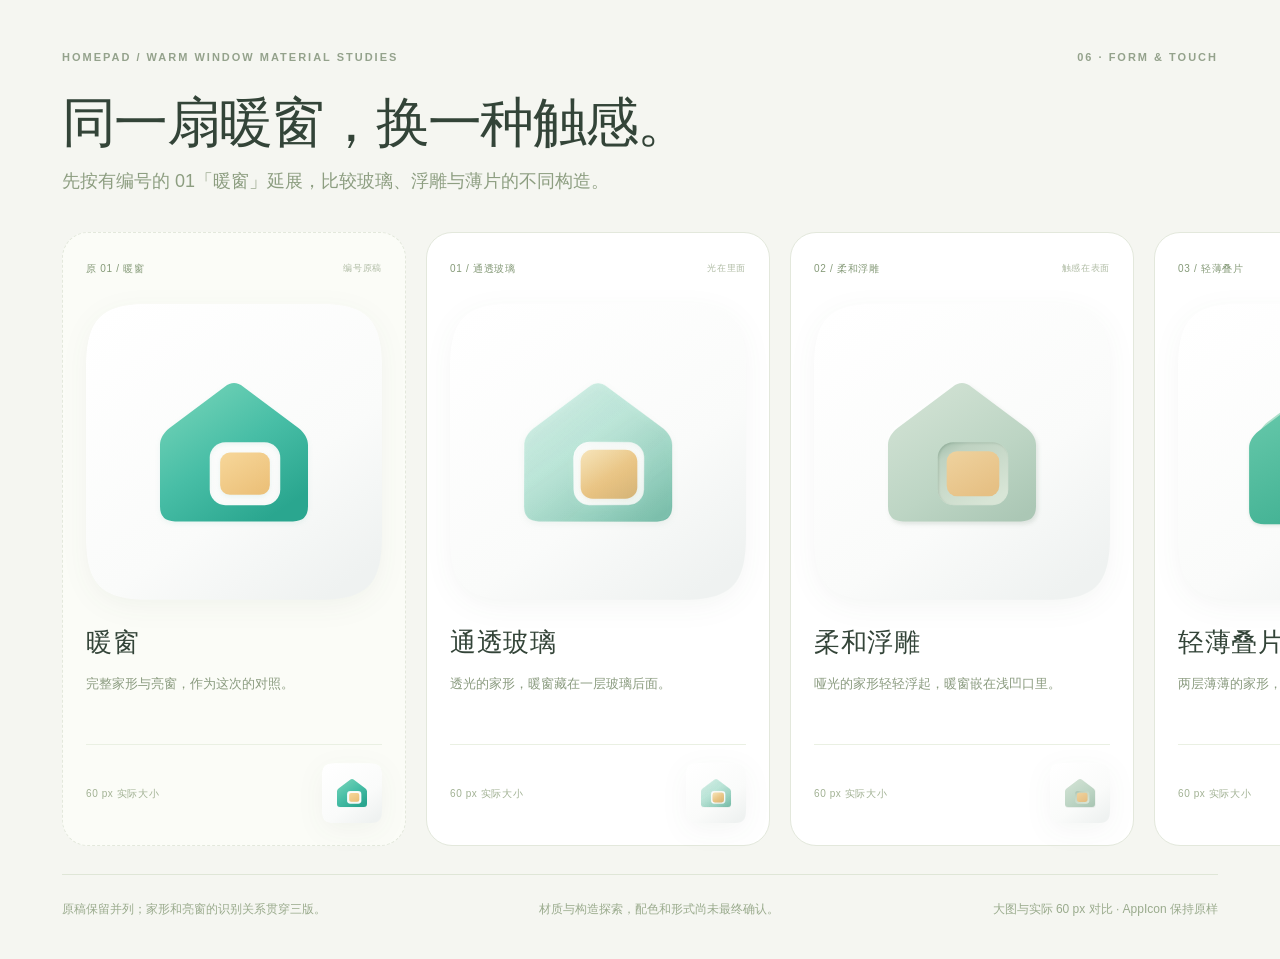
<file: design/app-icon/2026-10-warm-window-materials/index.html>
<!doctype html><html lang="zh-CN"><meta charset="utf-8"><meta name="viewport" content="width=device-width,initial-scale=1"><title>HomePad · 暖窗的形式</title><style>
*{box-sizing:border-box}:root{color-scheme:light}body{margin:0;background:#f0f2ed;color:#334438;font:16px/1.5 -apple-system,BlinkMacSystemFont,"Helvetica Neue","PingFang SC",sans-serif;-webkit-font-smoothing:antialiased}.board{width:1680px;max-width:100%;margin:0 auto;padding:49px 62px 38px;background:#f5f6f1}.eyebrow{display:flex;justify-content:space-between;font-size:11px;font-weight:550;letter-spacing:2px;color:#94a28c}h1{font-size:54px;line-height:1.2;font-weight:550;letter-spacing:-1.7px;margin:24px 0 14px}.intro{font-size:18px;color:#8d9e81;margin:0}.cards{display:grid;grid-template-columns:repeat(4,1fr);gap:20px;margin:37px 0 28px}.card{background:#fff;border:1px solid #e3e8dc;border-radius:26px;padding:23px 23px 22px}.original{background:#fbfcf7;border-style:dashed}.label{display:flex;align-items:center;justify-content:space-between;gap:10px;color:#859a78;font-size:10px;letter-spacing:.7px;min-height:24px}.label b{font-size:9px;color:#b0bca5;font-weight:400;white-space:nowrap}.hero{height:343px;display:flex;align-items:center;justify-content:center}.app-icon{display:inline-block;flex-shrink:0;filter:drop-shadow(0 7px 13px #33482c0c)}.app-icon>img{display:block;width:100%;height:100%}.masked{clip-path:url(#mask)}h2{font-size:26px;font-weight:550;margin:0 0 10px;letter-spacing:.5px}.card p{font-size:13px;color:#8a9b7f;line-height:1.9;margin:0 0 22px;min-height:50px}.small{display:flex;align-items:center;justify-content:space-between;gap:24px;border-top:1px solid #eaf0e3;padding-top:18px}.small>span{font-size:10px;color:#a1b193;letter-spacing:.6px}.footer{display:flex;justify-content:space-between;gap:30px;font-size:12px;color:#9aab8d;line-height:1.9;border-top:1px solid #dfe6d7;padding-top:23px}@media(max-width:1100px){.board{padding:30px 22px}h1{font-size:40px}.cards{grid-template-columns:repeat(2,1fr)}.footer{flex-direction:column}}@media(max-width:650px){.cards{grid-template-columns:1fr}}
</style><svg width="0" height="0" style="position:absolute"><defs><clipPath id="mask" clipPathUnits="objectBoundingBox"><path d="M.22 0H.78C.95 0 1 .05 1 .22V.78C1 .95 .95 1 .78 1H.22C.05 1 0 .95 0 .78V.22C0 .05 .05 0 .22 0Z"/></clipPath></defs></svg><main class="board"><div class="eyebrow"><span>HOMEPAD / WARM WINDOW MATERIAL STUDIES</span><span>06 · FORM & TOUCH</span></div><h1>同一扇暖窗，换一种触感。</h1><p class="intro">先按有编号的 01「暖窗」延展，比较玻璃、浮雕与薄片的不同构造。</p><div class="cards"><article class="card original"><div class="label"><span>原 01 / 暖窗</span><b>编号原稿</b></div><div class="hero"><div class="app-icon" style="width:296px;height:296px"><img class="masked" src="source/original-01.svg" alt="暖窗"></div></div><h2>暖窗</h2><p>完整家形与亮窗，作为这次的对照。</p><div class="small"><span>60 px 实际大小</span><div class="app-icon" style="width:60px;height:60px"><img class="masked" src="source/original-01.svg" alt="暖窗"></div></div></article><article class="card "><div class="label"><span>01 / 通透玻璃</span><b>光在里面</b></div><div class="hero"><div class="app-icon" style="width:296px;height:296px"><img class="masked" src="concepts/01-glass.svg" alt="通透玻璃"></div></div><h2>通透玻璃</h2><p>透光的家形，暖窗藏在一层玻璃后面。</p><div class="small"><span>60 px 实际大小</span><div class="app-icon" style="width:60px;height:60px"><img class="masked" src="concepts/01-glass.svg" alt="通透玻璃"></div></div></article><article class="card "><div class="label"><span>02 / 柔和浮雕</span><b>触感在表面</b></div><div class="hero"><div class="app-icon" style="width:296px;height:296px"><img class="masked" src="concepts/02-relief.svg" alt="柔和浮雕"></div></div><h2>柔和浮雕</h2><p>哑光的家形轻轻浮起，暖窗嵌在浅凹口里。</p><div class="small"><span>60 px 实际大小</span><div class="app-icon" style="width:60px;height:60px"><img class="masked" src="concepts/02-relief.svg" alt="柔和浮雕"></div></div></article><article class="card "><div class="label"><span>03 / 轻薄叠片</span><b>空间在层间</b></div><div class="hero"><div class="app-icon" style="width:296px;height:296px"><img class="masked" src="concepts/03-sheets.svg" alt="轻薄叠片"></div></div><h2>轻薄叠片</h2><p>两层薄薄的家形，让一片暖窗向前一点。</p><div class="small"><span>60 px 实际大小</span><div class="app-icon" style="width:60px;height:60px"><img class="masked" src="concepts/03-sheets.svg" alt="轻薄叠片"></div></div></article></div><div class="footer"><span>原稿保留并列；家形和亮窗的识别关系贯穿三版。</span><span>材质与构造探索，配色和形式尚未最终确认。</span><span>大图与实际 60 px 对比 · AppIcon 保持原样</span></div></main></html>
</file>
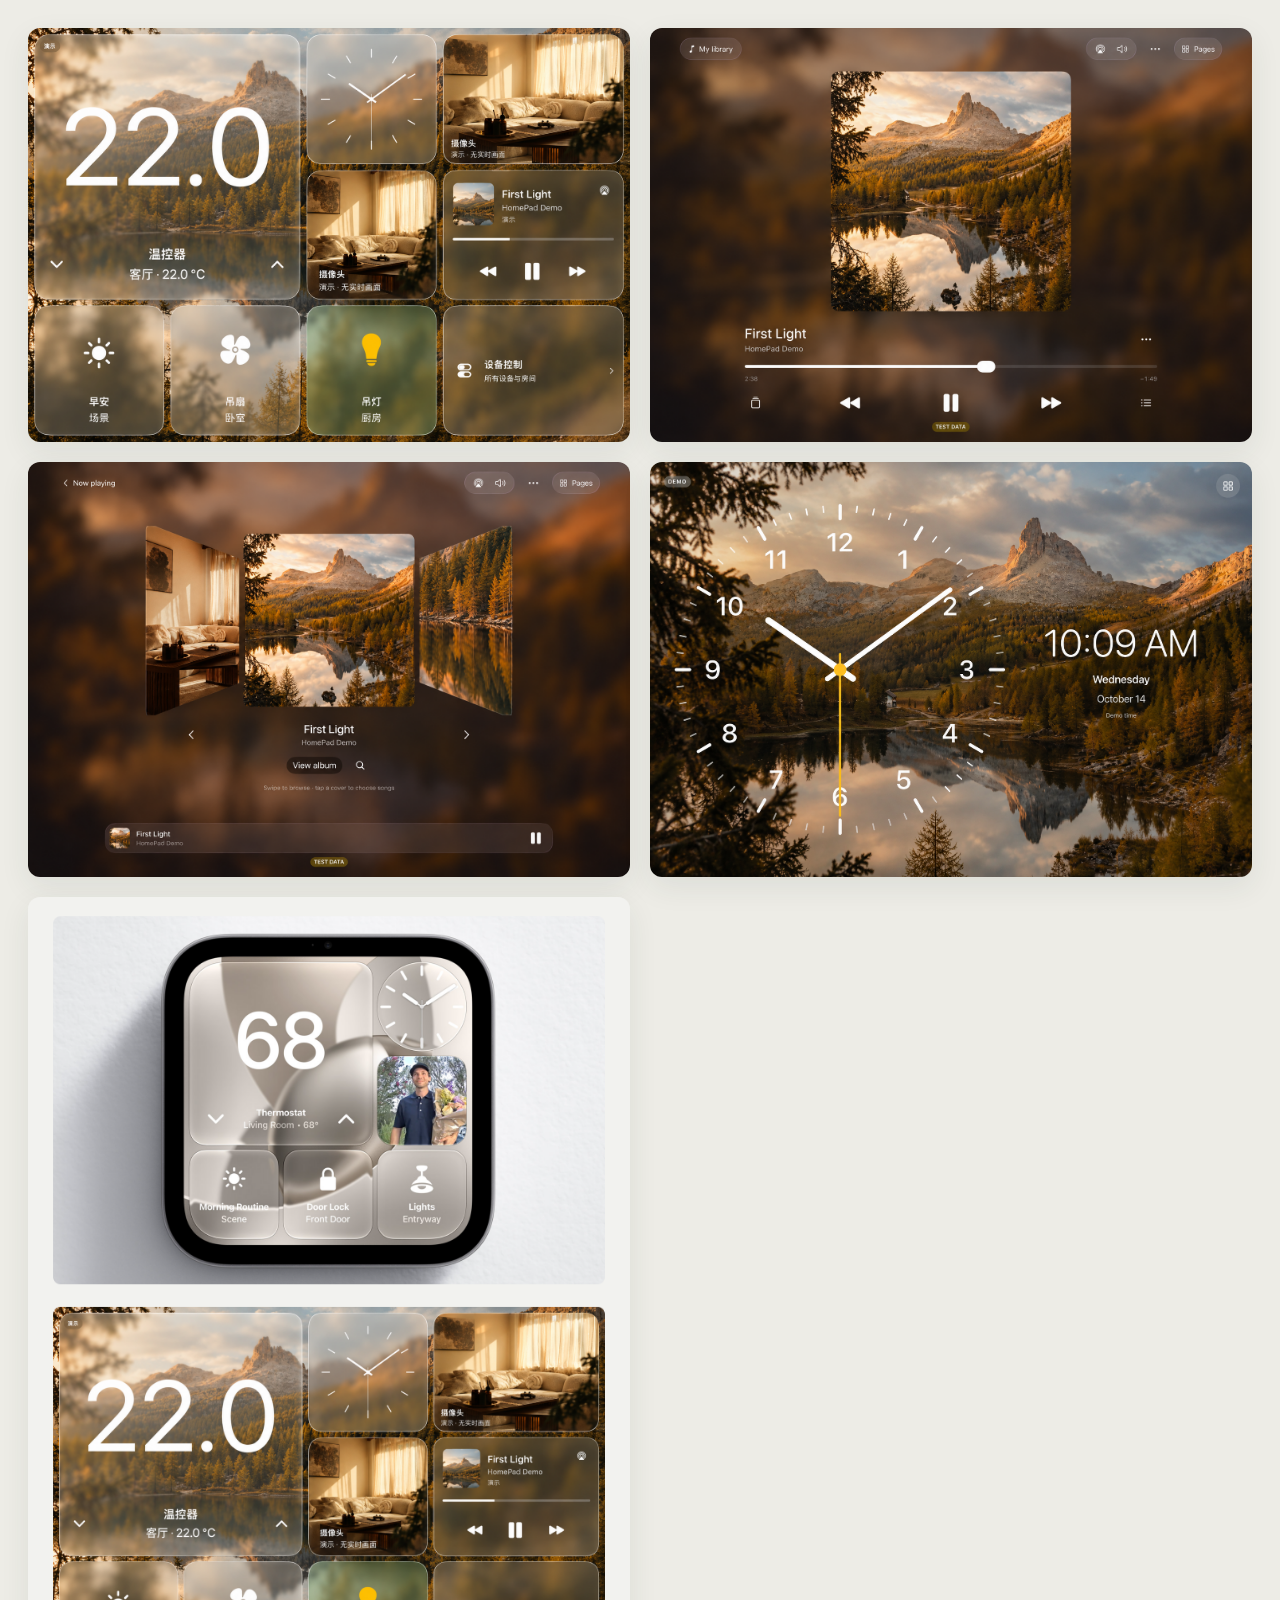
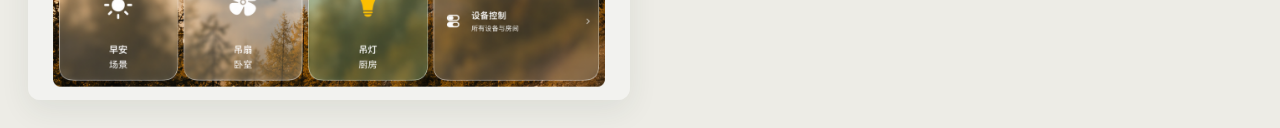
<file: design/social/2026-10-17-xiaohongshu-simple/index.html>
<!doctype html><html lang="zh-CN"><head><meta charset="utf-8"><meta name="viewport" content="width=device-width,initial-scale=1"><title>HomePad · 效果图</title><style>*{box-sizing:border-box}body{margin:0;background:#edece6}main{max-width:1500px;margin:auto;display:grid;grid-template-columns:repeat(2,minmax(0,1fr));gap:20px;padding:28px}a{display:block;min-width:0}img{display:block;width:100%;height:auto;border-radius:12px;box-shadow:0 10px 30px #20382b15}@media(max-width:800px){main{grid-template-columns:1fr;max-width:700px;padding:16px;gap:16px}}</style></head><body><main><a href="exports/01-home.png"><img src="exports/01-home.png" alt="HomePad 概念效果图"></a><a href="exports/02-music.png"><img src="exports/02-music.png" alt="HomePad 概念效果图"></a><a href="exports/05-albums.png"><img src="exports/05-albums.png" alt="HomePad Cover Flow 选专辑概念效果图"></a><a href="exports/03-ambient.png"><img src="exports/03-ambient.png" alt="HomePad 概念效果图"></a><a href="exports/04-homeview-homepad.png"><img src="exports/04-homeview-homepad.png" alt="Apple HomeView 官方图与 HomePad 概念效果对照"></a></main></body></html>
</file>
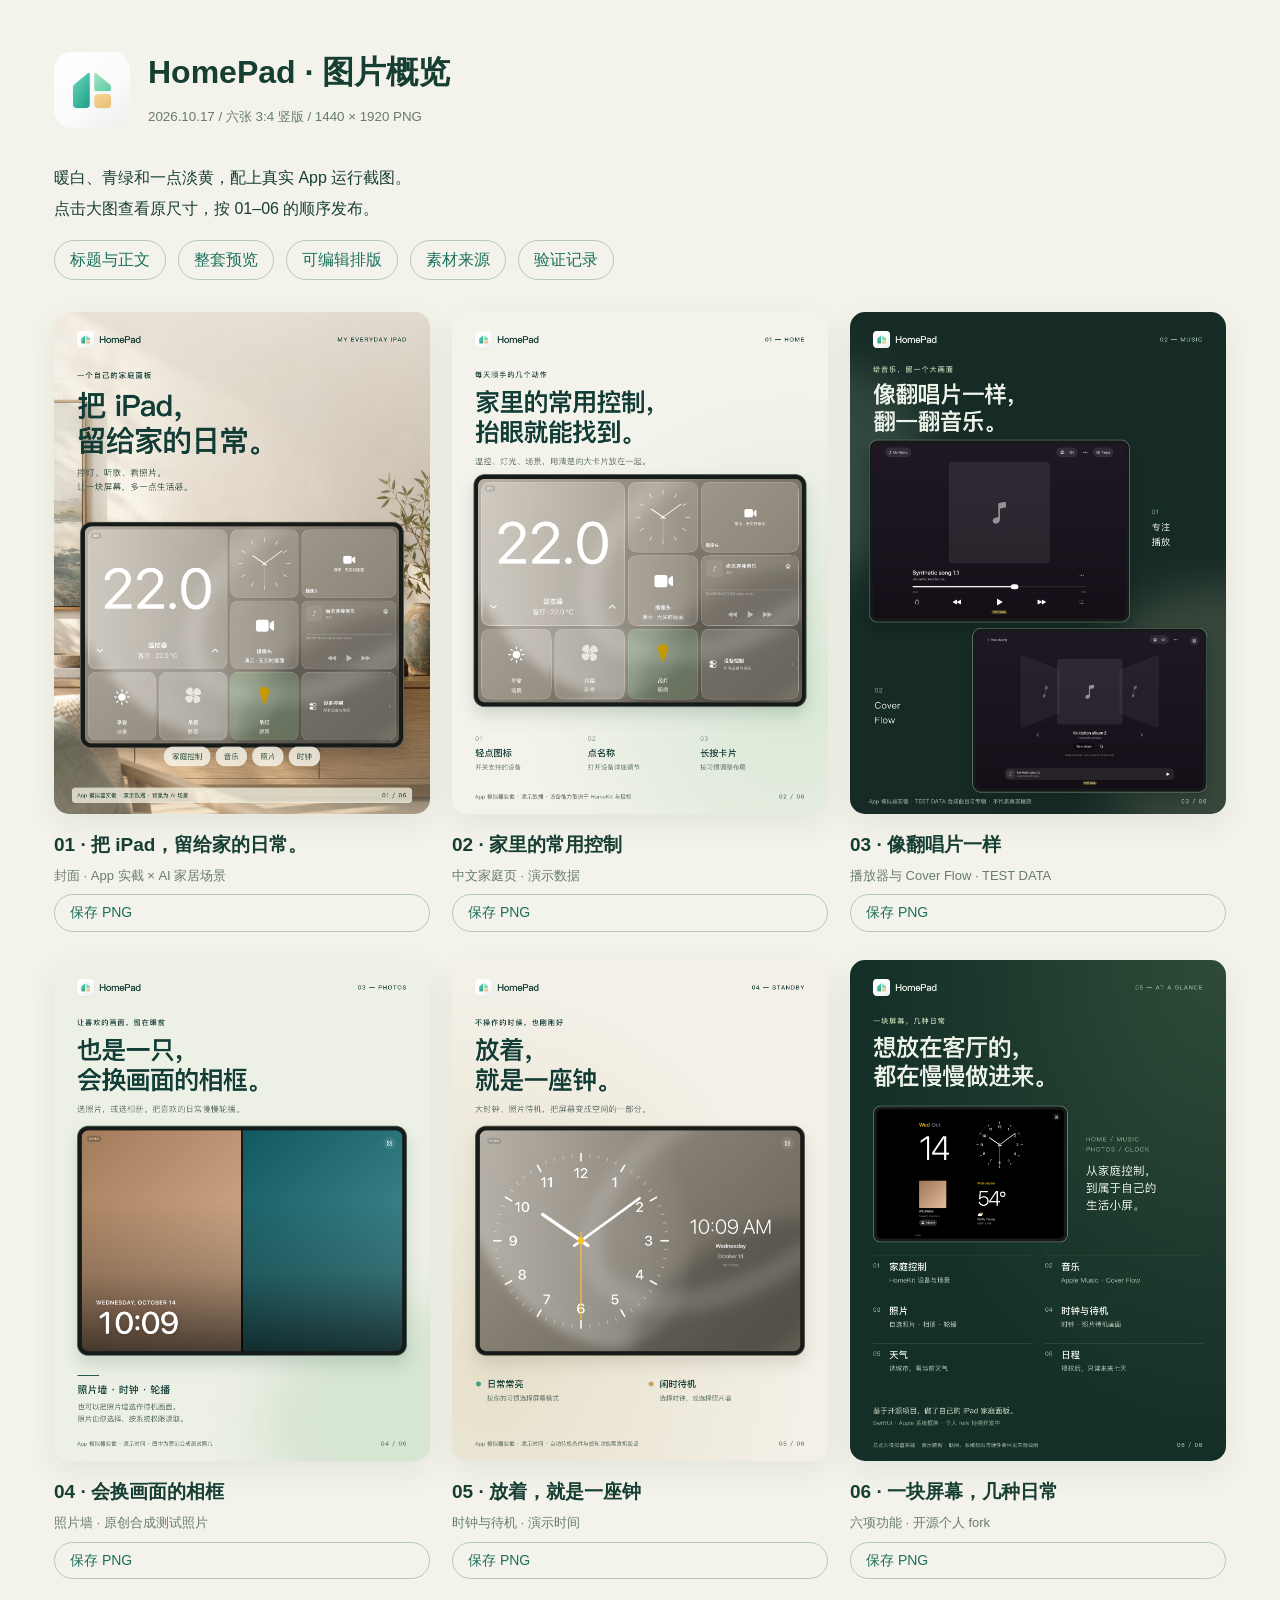
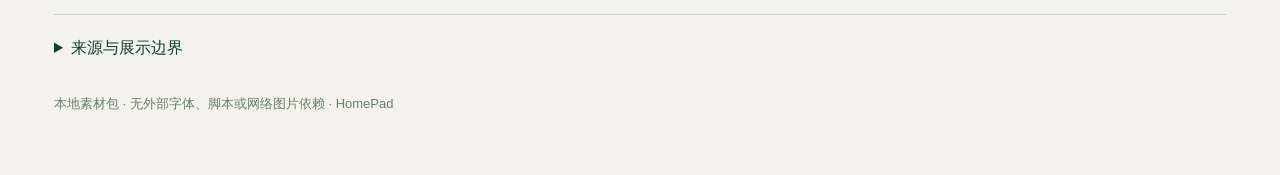
<file: design/social/2026-10-17-xiaohongshu/index.html>
<!doctype html><html lang="zh-CN"><head><meta charset="utf-8"><meta name="viewport" content="width=device-width,initial-scale=1"><title>HomePad · 小红书图片概览</title><style>*{box-sizing:border-box}body{margin:0;background:#f4f3eb;color:#173e32;font:16px/1.65 "PingFang SC",-apple-system,sans-serif}main{max-width:1220px;margin:auto;padding:46px 24px 60px}header{display:flex;gap:18px;align-items:center}header img{width:76px;height:76px;border-radius:18px}h1{font-size:32px;margin:0}p{margin:4px 0}small{color:#667c6b}.intro{margin:32px 0}nav{display:flex;gap:12px;flex-wrap:wrap;margin-top:18px}a{color:#1b705c;text-underline-offset:4px}nav a,.download{display:inline-block;border:1px solid #b7c9b5;border-radius:30px;padding:6px 15px;text-decoration:none}.gallery{display:grid;grid-template-columns:repeat(3,minmax(0,1fr));gap:28px 22px}.tile{min-width:0}.tile>a{display:block}.tile img{display:block;width:100%;border-radius:15px;box-shadow:0 10px 30px #244d3015}h2{font-size:19px;margin:15px 0 5px}.tile p{font-size:13px;color:#677d68}.tile .download{font-size:14px;margin-top:8px}details{margin-top:35px;border-top:1px solid #c5d2bf;padding-top:20px}li{margin:8px 0}footer{margin-top:32px;color:#687e6a;font-size:13px}@media(max-width:850px){.gallery{grid-template-columns:repeat(2,minmax(0,1fr))}}@media(max-width:500px){.gallery{grid-template-columns:1fr}h1{font-size:25px}main{padding:28px 18px}}</style></head><body><main><header><img src="sources/app-icon.png" alt="HomePad 图标"><div><h1>HomePad · 图片概览</h1><p><small>2026.10.17 / 六张 3:4 竖版 / 1440 × 1920 PNG</small></p></div></header><section class="intro"><p>暖白、青绿和一点淡黄，配上真实 App 运行截图。</p><p>点击大图查看原尺寸，按 01–06 的顺序发布。</p><nav><a href="发布文案.md">标题与正文</a><a href="overview.png">整套预览</a><a href="cards.html">可编辑排版</a><a href="manifest.json">素材来源</a><a href="validation.json">验证记录</a></nav></section><div class="gallery"><section class="tile"><a href="exports/01-cover.png"><img src="exports/01-cover.png" alt="把 iPad，留给家的日常。"></a><h2>01 · 把 iPad，留给家的日常。</h2><p>封面 · App 实截 × AI 家居场景</p><a class="download" href="exports/01-cover.png" download>保存 PNG</a></section><section class="tile"><a href="exports/02-home.png"><img src="exports/02-home.png" alt="家里的常用控制"></a><h2>02 · 家里的常用控制</h2><p>中文家庭页 · 演示数据</p><a class="download" href="exports/02-home.png" download>保存 PNG</a></section><section class="tile"><a href="exports/03-music.png"><img src="exports/03-music.png" alt="像翻唱片一样"></a><h2>03 · 像翻唱片一样</h2><p>播放器与 Cover Flow · TEST DATA</p><a class="download" href="exports/03-music.png" download>保存 PNG</a></section><section class="tile"><a href="exports/04-photos.png"><img src="exports/04-photos.png" alt="会换画面的相框"></a><h2>04 · 会换画面的相框</h2><p>照片墙 · 原创合成测试照片</p><a class="download" href="exports/04-photos.png" download>保存 PNG</a></section><section class="tile"><a href="exports/05-clock.png"><img src="exports/05-clock.png" alt="放着，就是一座钟"></a><h2>05 · 放着，就是一座钟</h2><p>时钟与待机 · 演示时间</p><a class="download" href="exports/05-clock.png" download>保存 PNG</a></section><section class="tile"><a href="exports/06-overview.png"><img src="exports/06-overview.png" alt="一块屏幕，几种日常"></a><h2>06 · 一块屏幕，几种日常</h2><p>六项功能 · 开源个人 fork</p><a class="download" href="exports/06-overview.png" download>保存 PNG</a></section></div><details><summary>来源与展示边界</summary><ul><li>App 为 2026-10-17 既有模拟器运行截图，保留原演示与音乐 TEST DATA 标记。家庭数据、日期与音乐曲目不能当作真实硬件结果。</li><li>截图只等比嵌入版式，没有重绘界面或伪造封面。照片墙采用项目原创渐变测试图。</li><li>封面家居背景由 ImageGen 生成，是氛围场景。具体系统权限、音乐订阅和硬件能力决定实际可用功能。</li><li>基于 kuscholar/HomeViewPad 的 MIT 开源项目个人 fork；图文是发布草稿。本任务没有修改 App、提交、上传或公开发布。</li></ul><a href="README.md">完整制作说明</a></details><footer>本地素材包 · 无外部字体、脚本或网络图片依赖 · HomePad</footer></main></body></html>
</file>
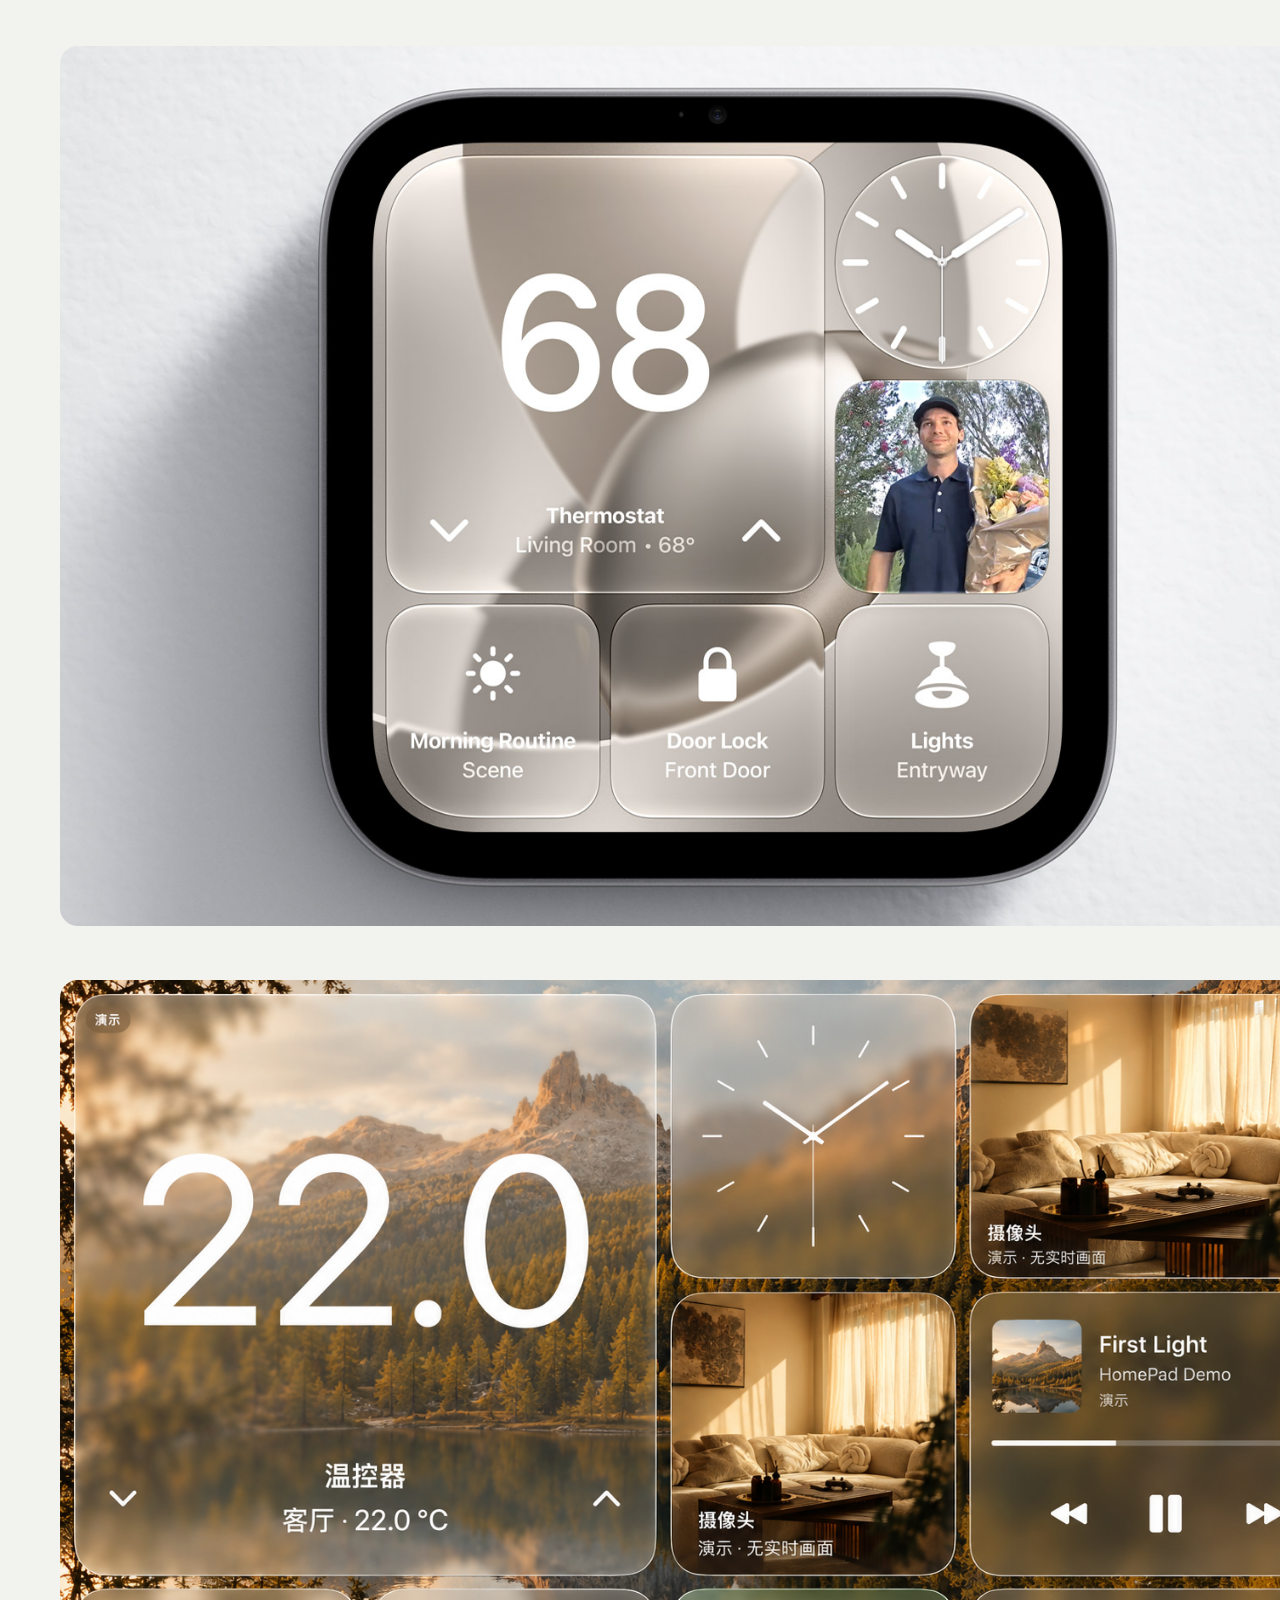
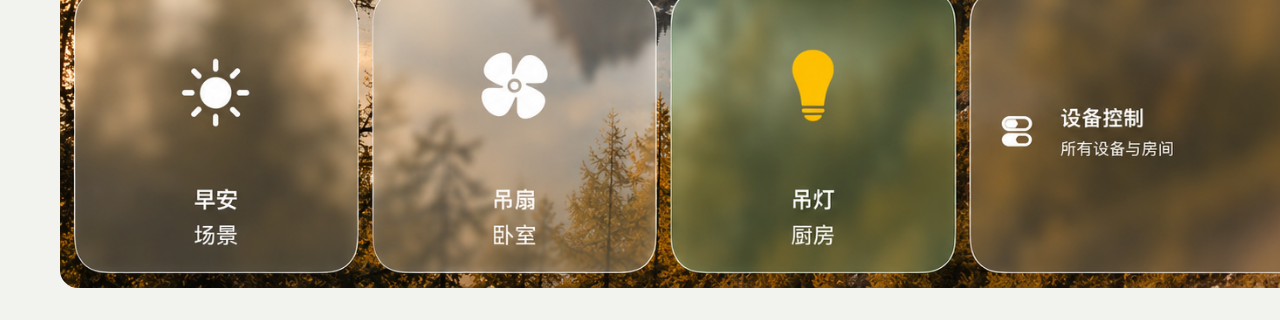
<file: design/social/2026-10-17-xiaohongshu-simple/comparison.html>
<!doctype html><html lang="zh-CN"><head><meta charset="utf-8"><meta name="viewport" content="width=device-width,initial-scale=1"><title>Apple HomeView 与 HomePad 概念界面对照</title><style>*{box-sizing:border-box}html,body{margin:0;background:#eae9e3}.comparison{width:1440px;height:1920px;background:#f2f2ef;position:relative;overflow:hidden}.official{position:absolute;top:46px;left:60px;width:1320px;height:880px;overflow:hidden;border-radius:18px}.official img{position:absolute;width:2142px;height:auto;left:-150px;top:-75px;display:block;max-width:none}.homepad{position:absolute;left:60px;top:980px;width:1320px;height:auto;display:block;border-radius:18px}</style></head><body><main class="comparison" aria-label="上方为 Apple HomeView 官方宣传图，下方为 HomePad AI 概念效果图"><div class="official"><img src="assets/apple-homeview-dashboard-official.jpg" alt="Apple HomeView 官方图片，设备黑色边框完整，外围墙面仅用CSS裁切"></div><img class="homepad" src="exports/01-home.png" alt="HomePad AI 概念效果图，真实摄影用作壁纸与演示画面"></main></body></html>
</file>
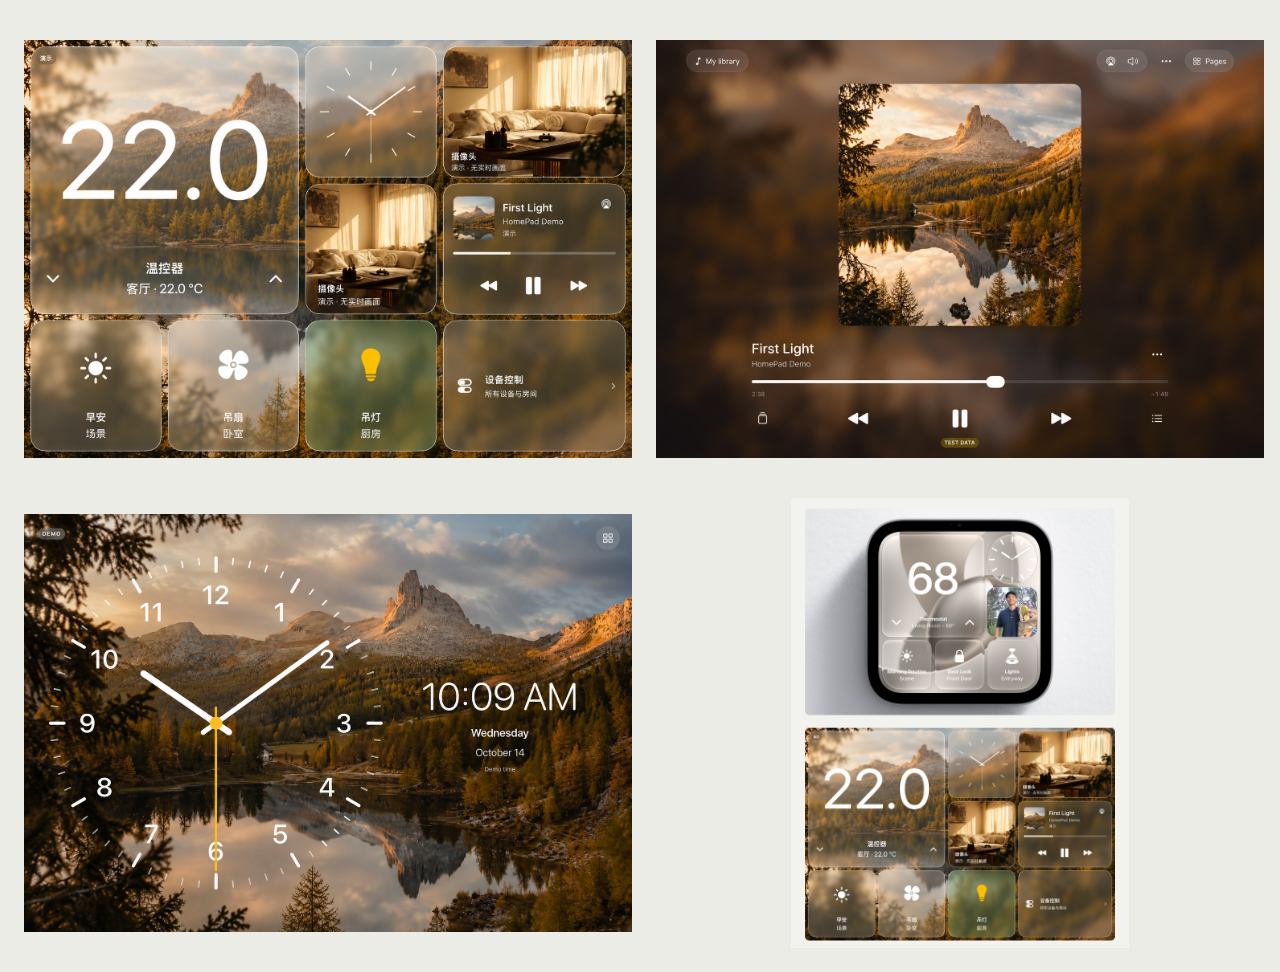
<file: design/social/2026-10-17-xiaohongshu-simple/overview.html>
<!doctype html><html><head><meta charset="utf-8"><style>*{box-sizing:border-box}body{margin:0;background:#ebece5}.sheet{width:1920px;padding:24px;display:grid;grid-template-columns:repeat(3,1fr);gap:24px}.cell{height:450px;display:flex;align-items:center;justify-content:center}img{max-width:100%;max-height:100%;width:auto;height:auto;display:block}</style></head><body><div class="sheet"><div class="cell"><img src="exports/01-home.png"></div><div class="cell"><img src="exports/02-music.png"></div><div class="cell"><img src="exports/05-albums.png"></div><div class="cell"><img src="exports/03-ambient.png"></div><div class="cell"><img src="exports/04-homeview-homepad.png"></div></div></body></html>
</file>
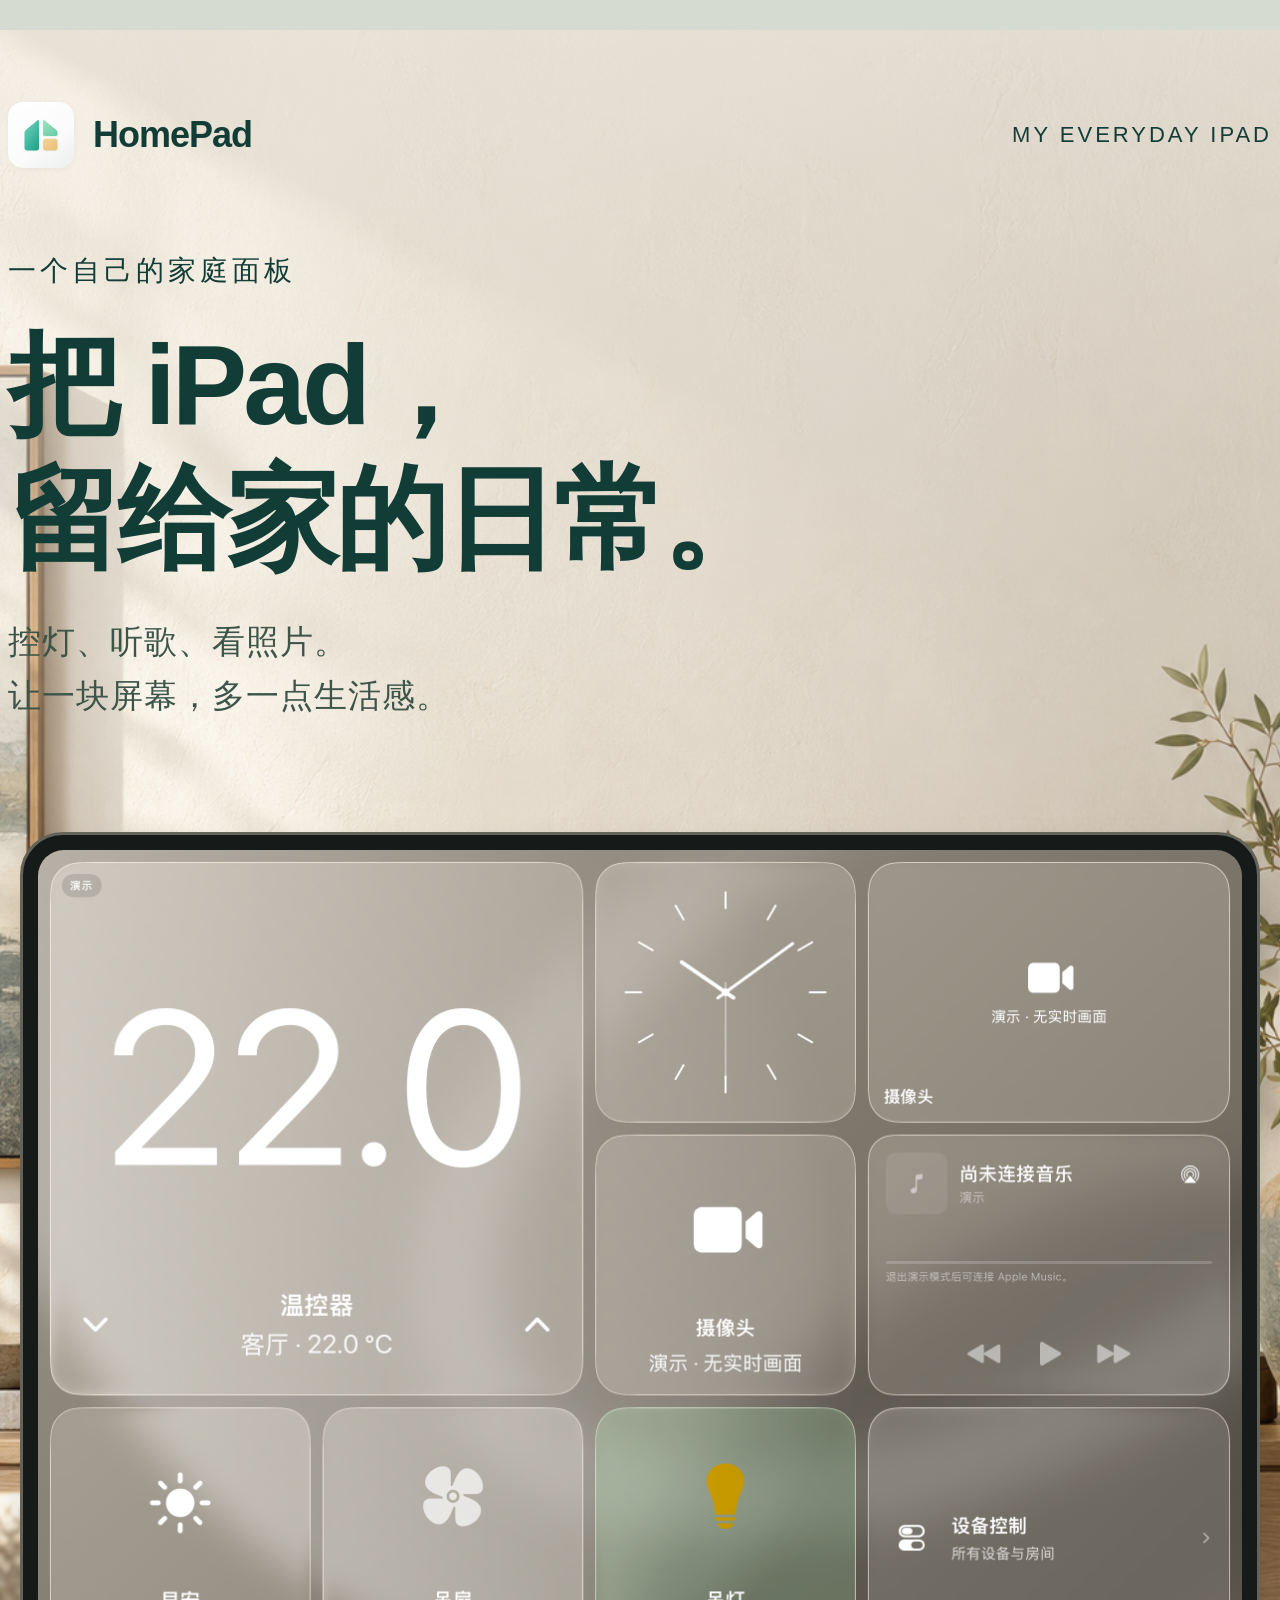
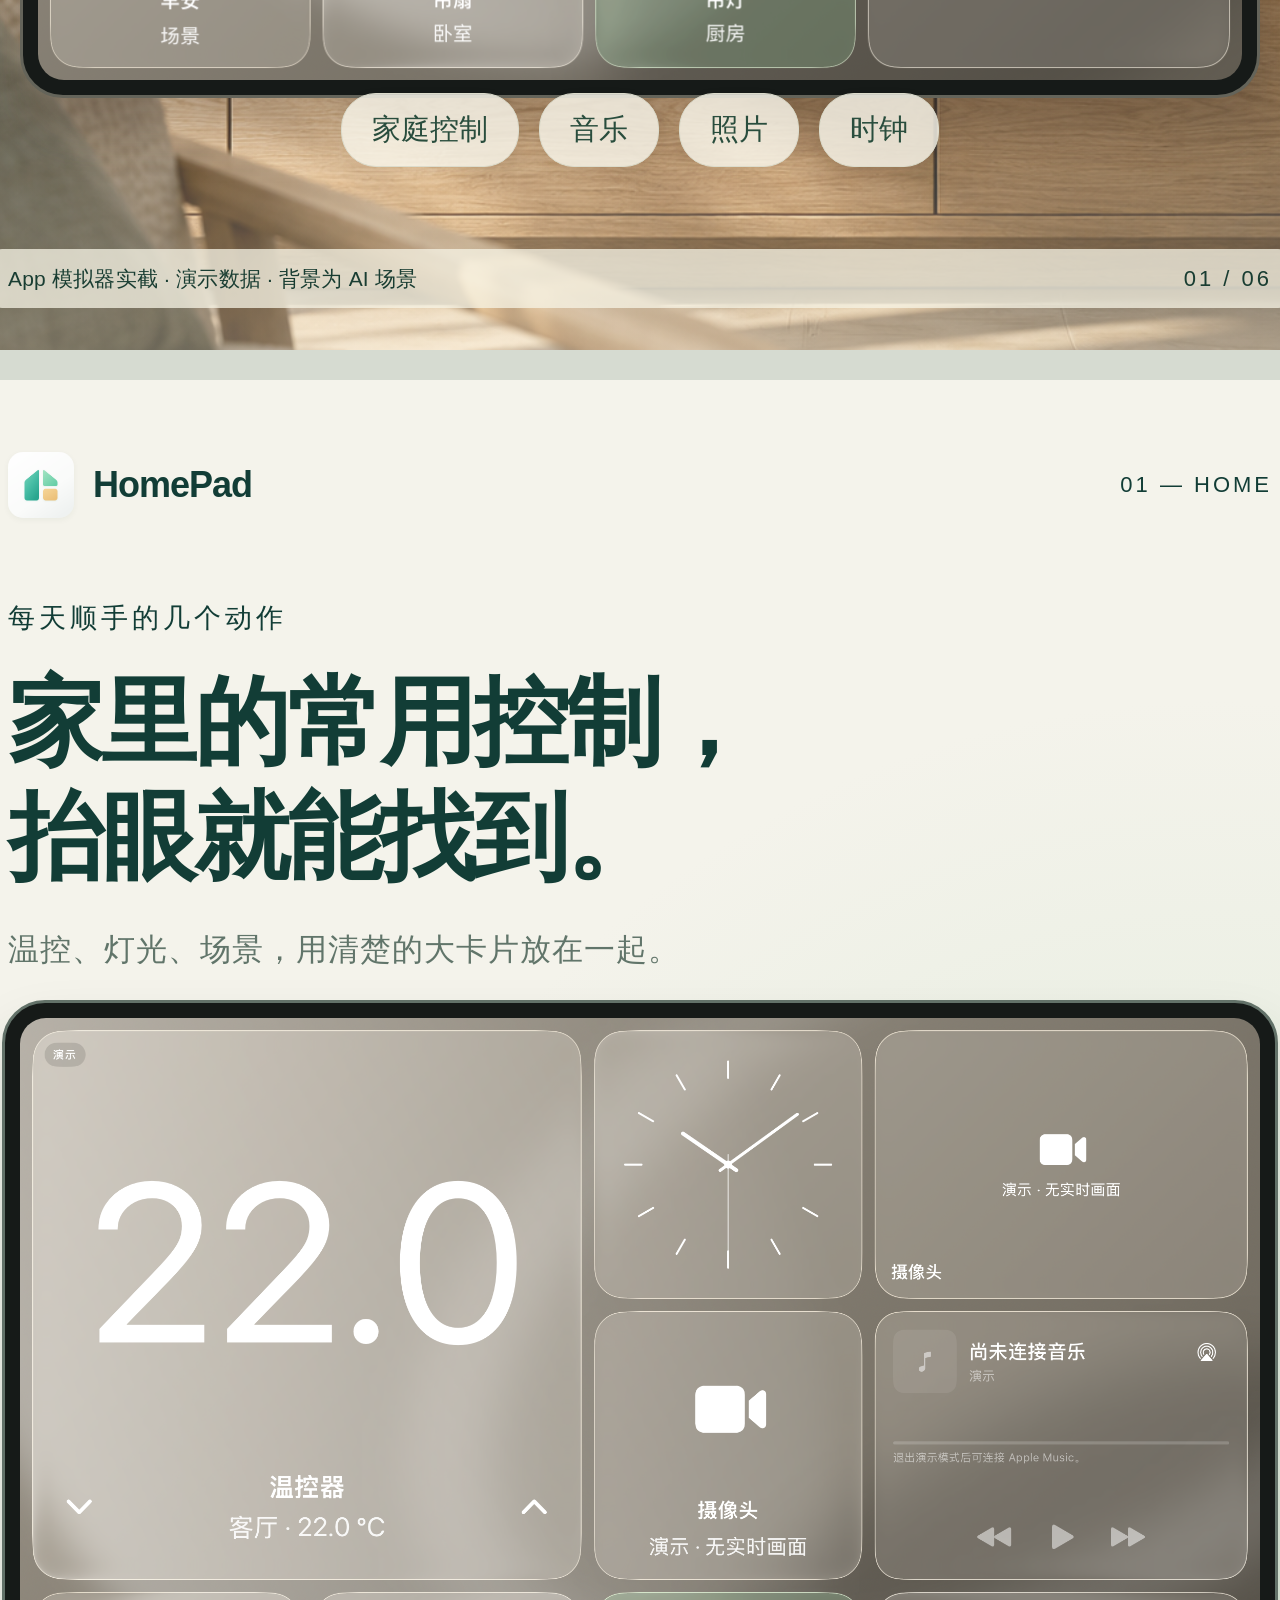
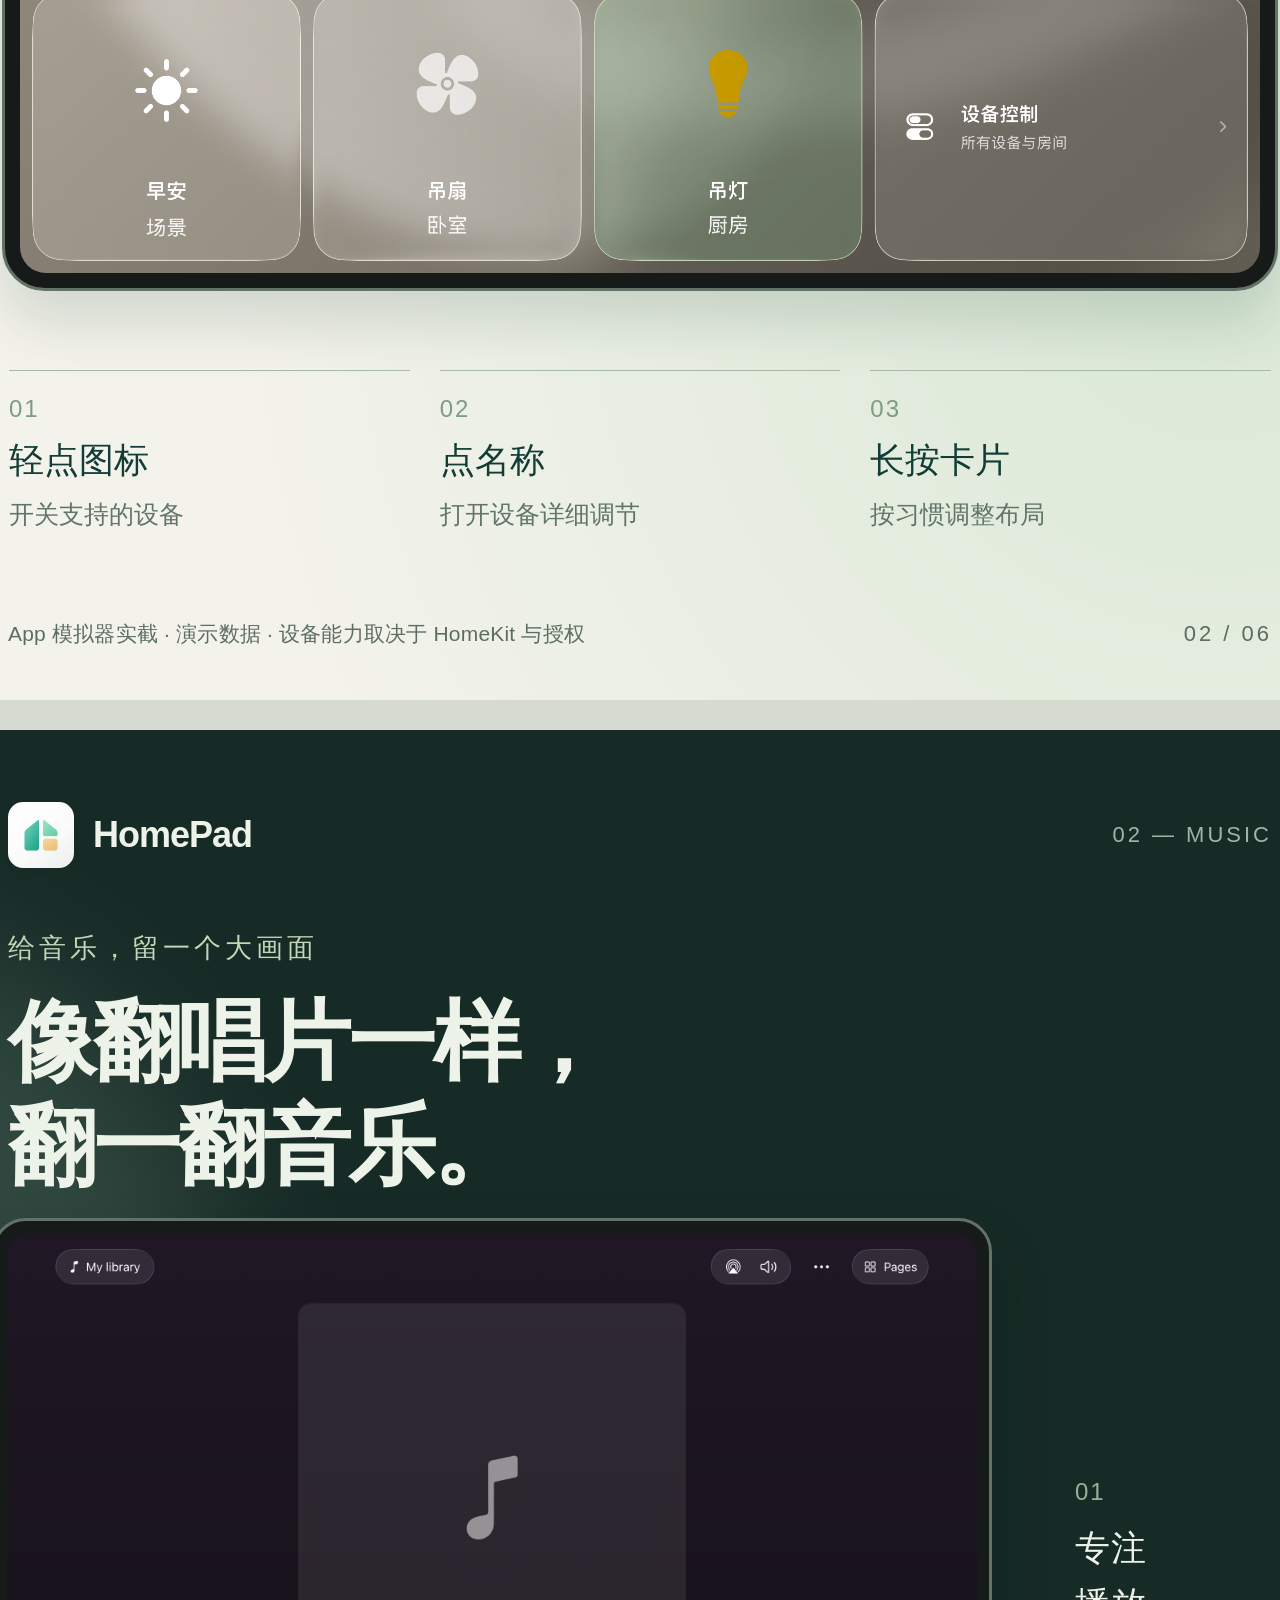
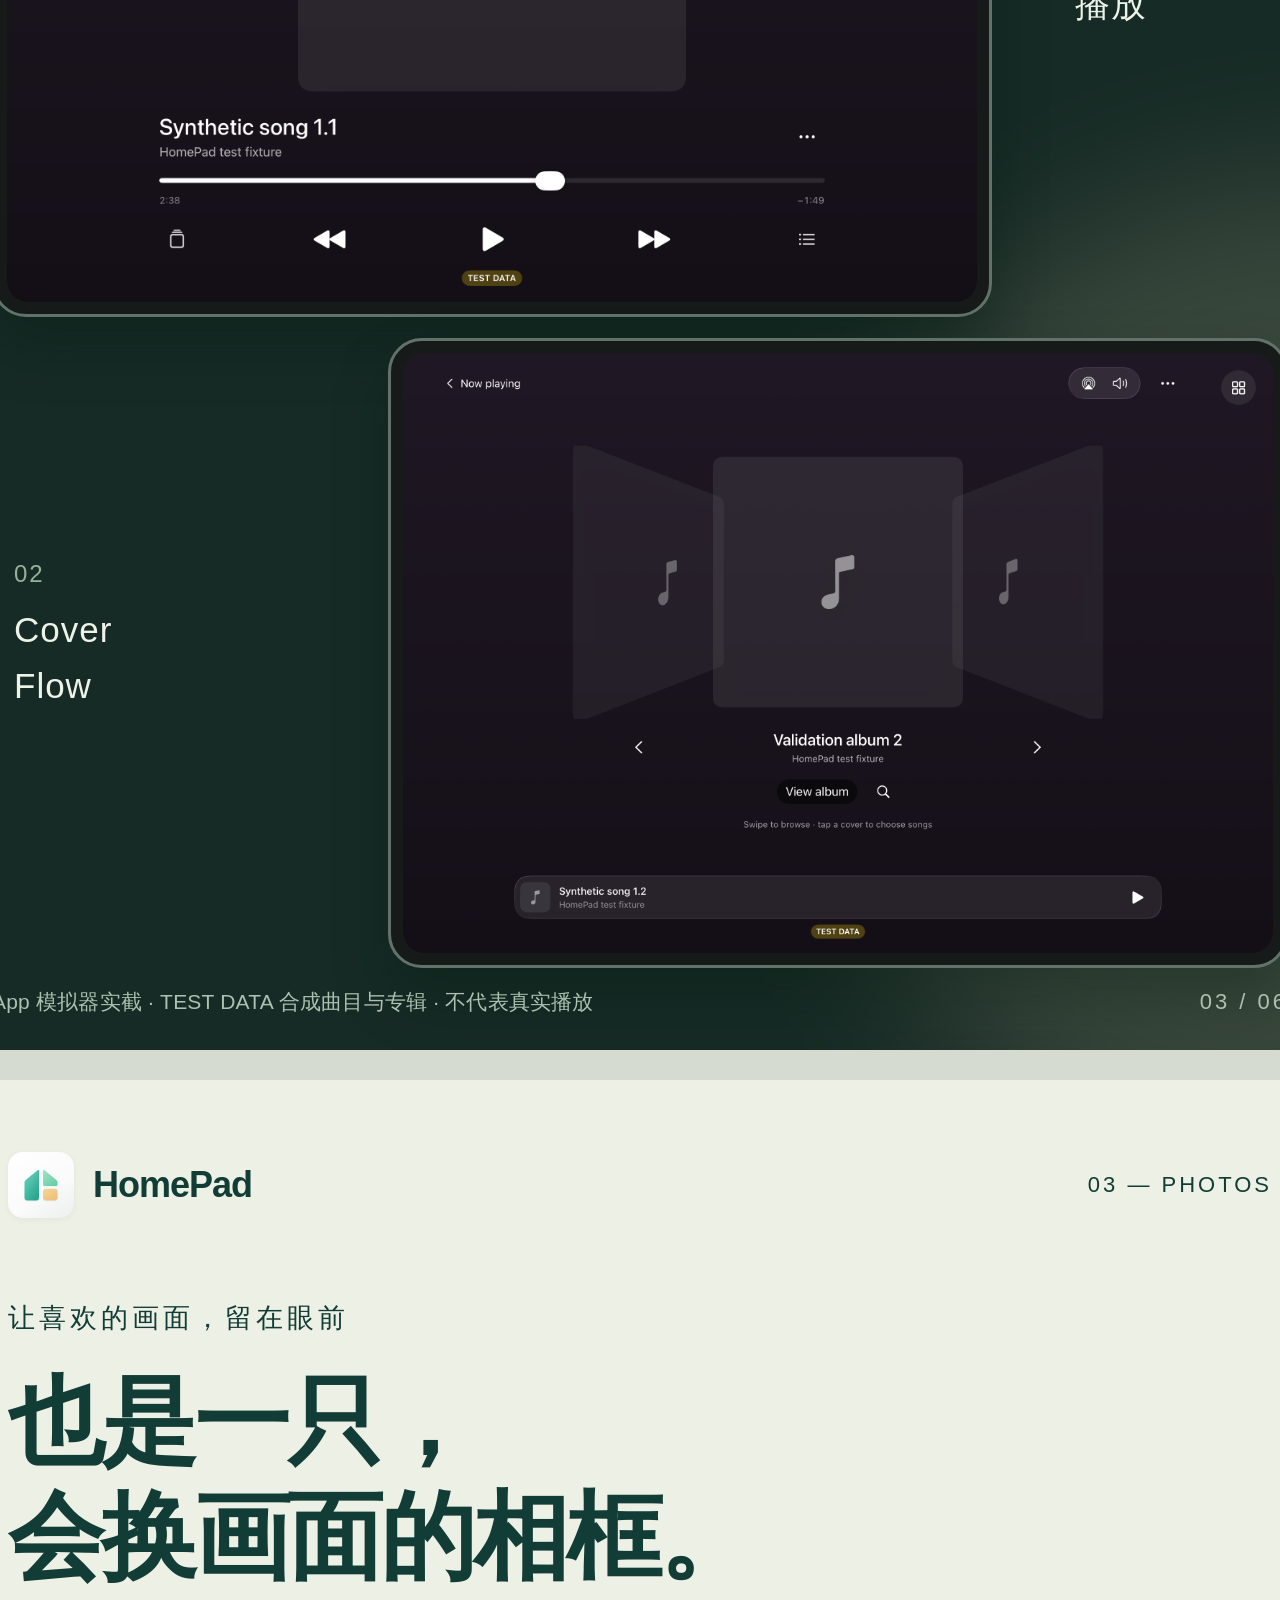
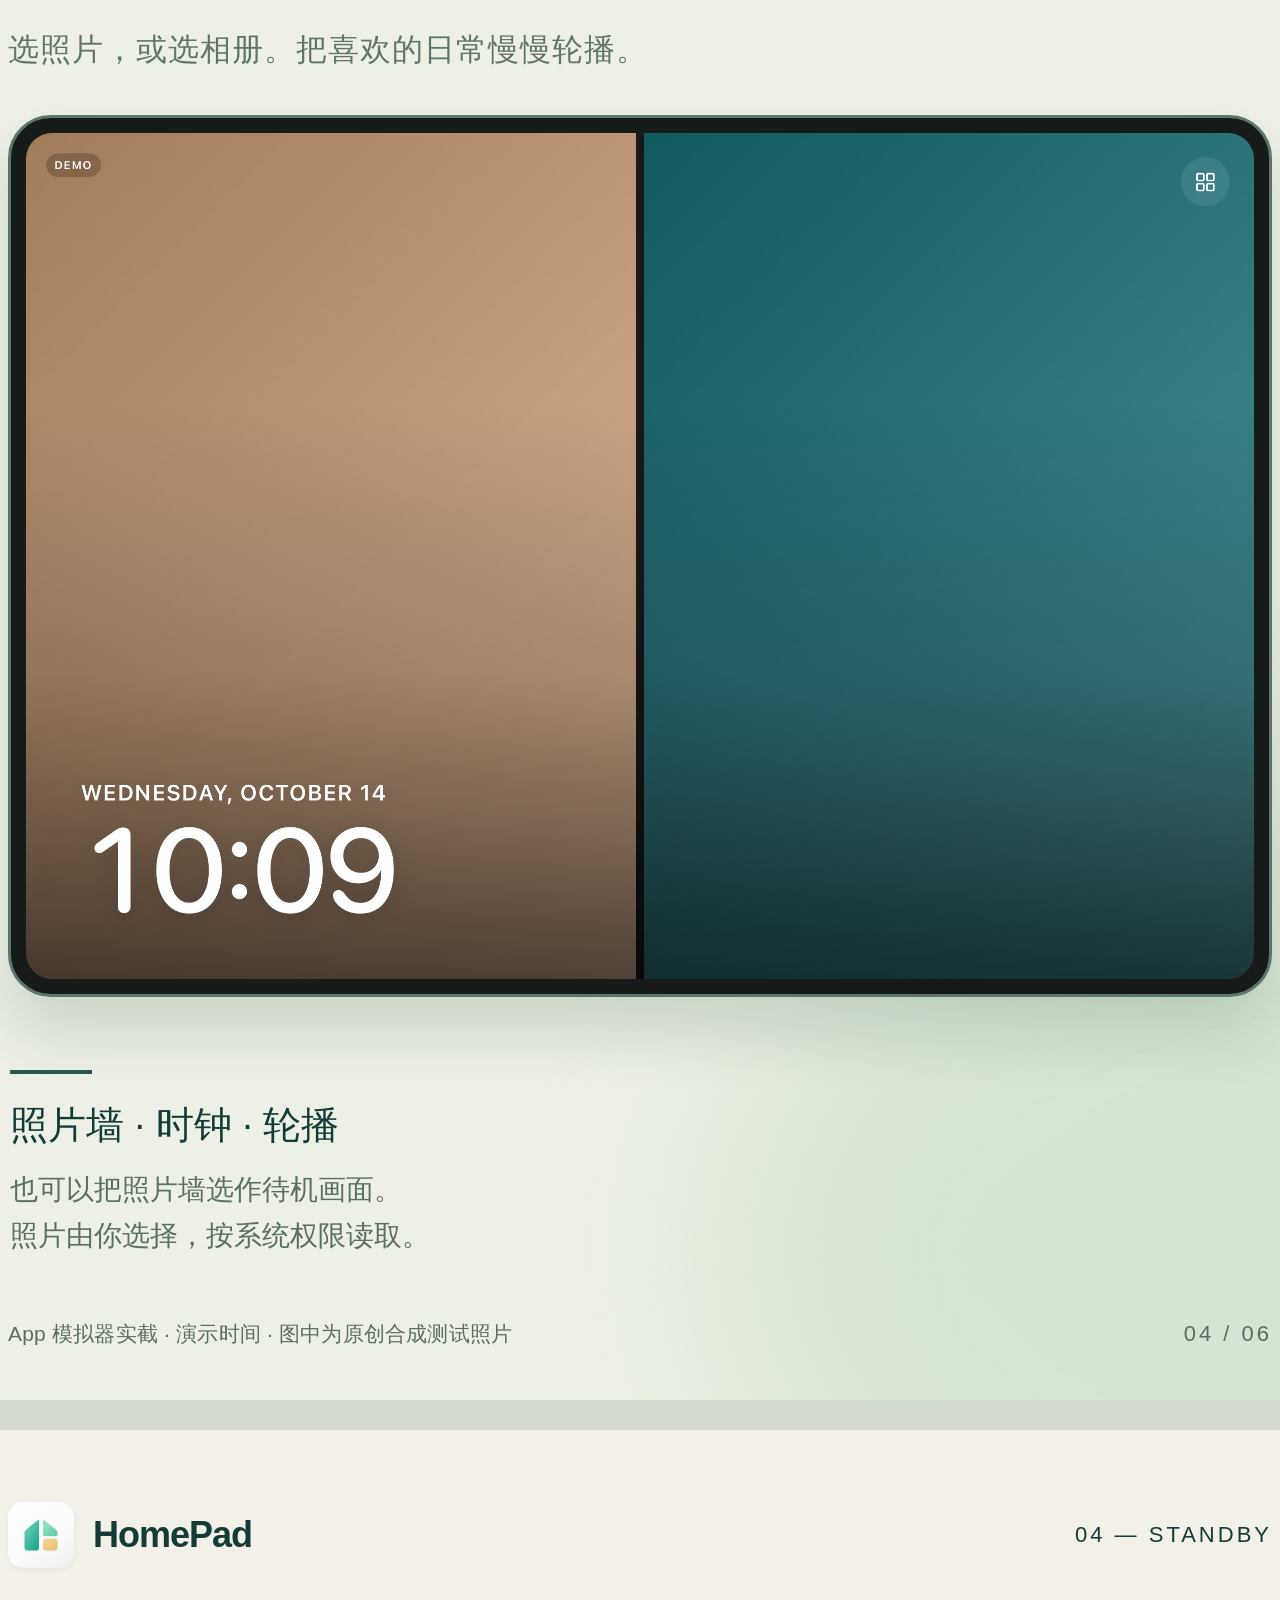
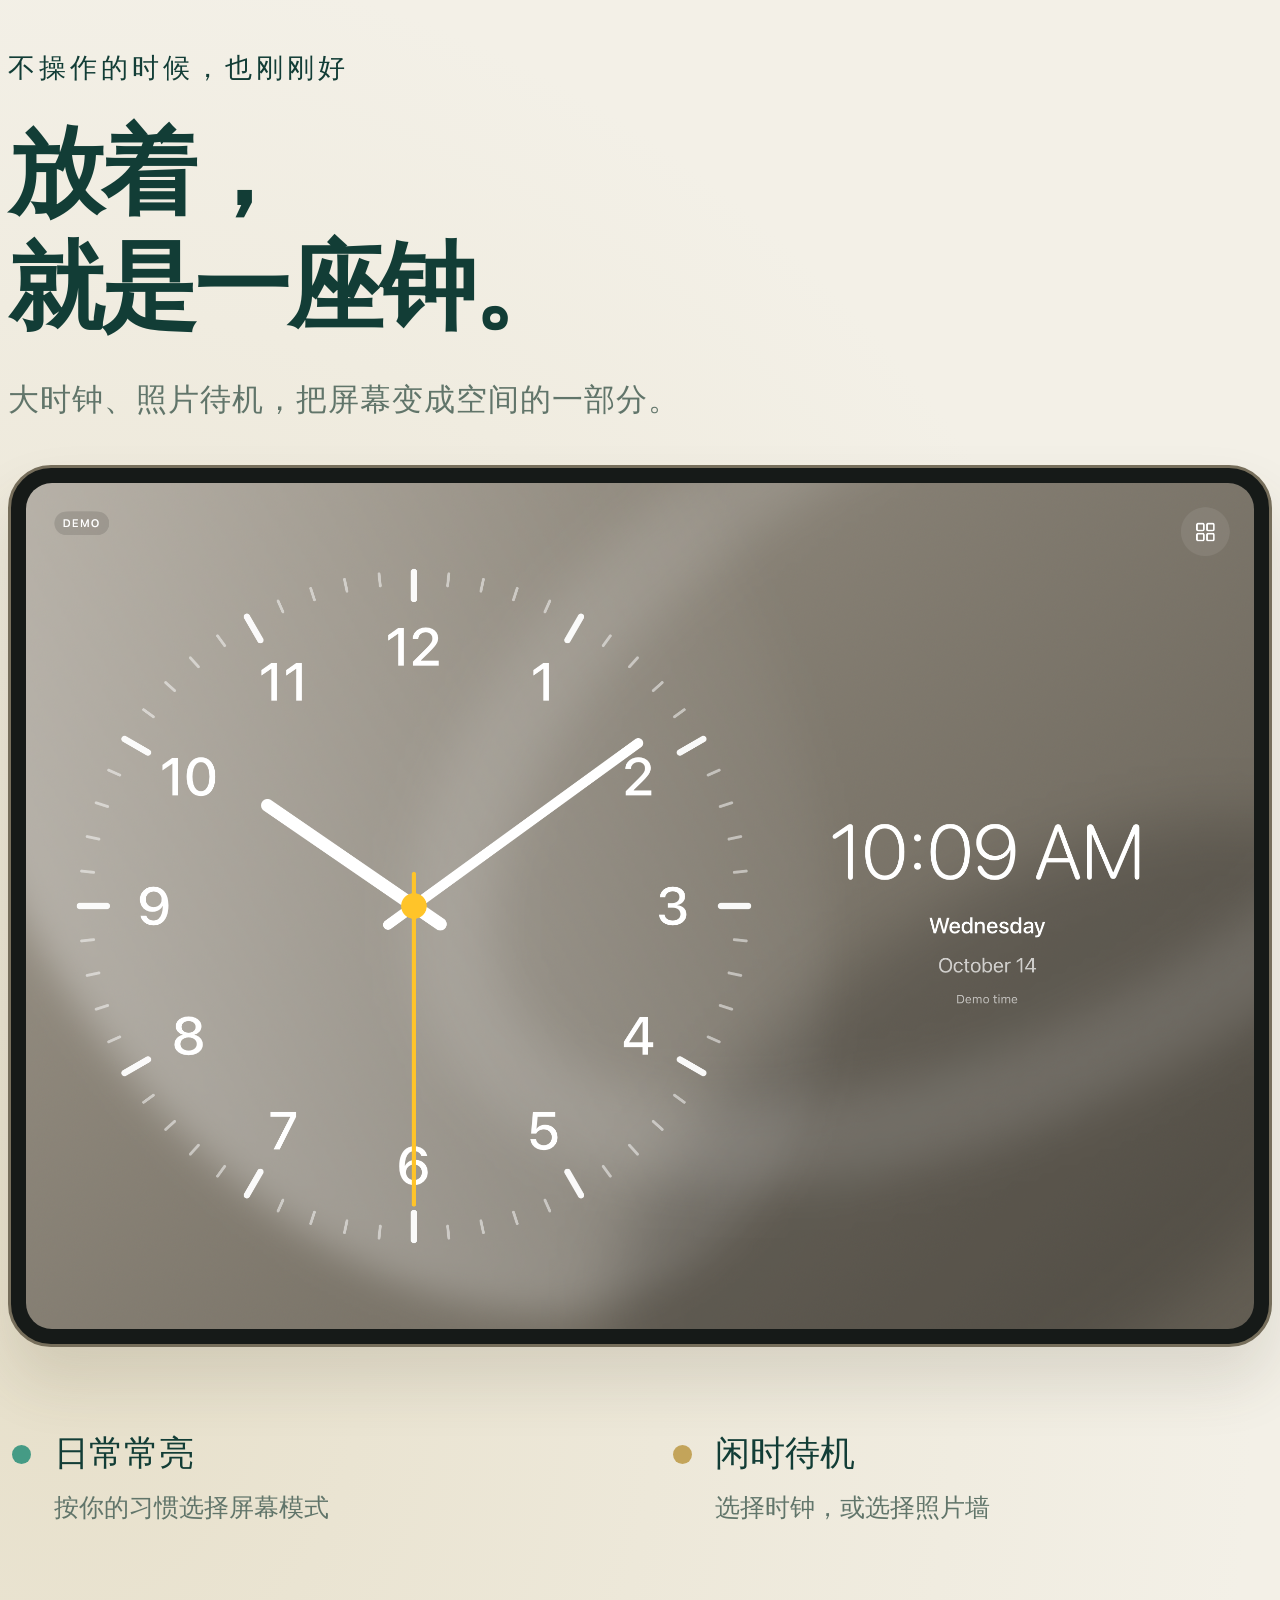
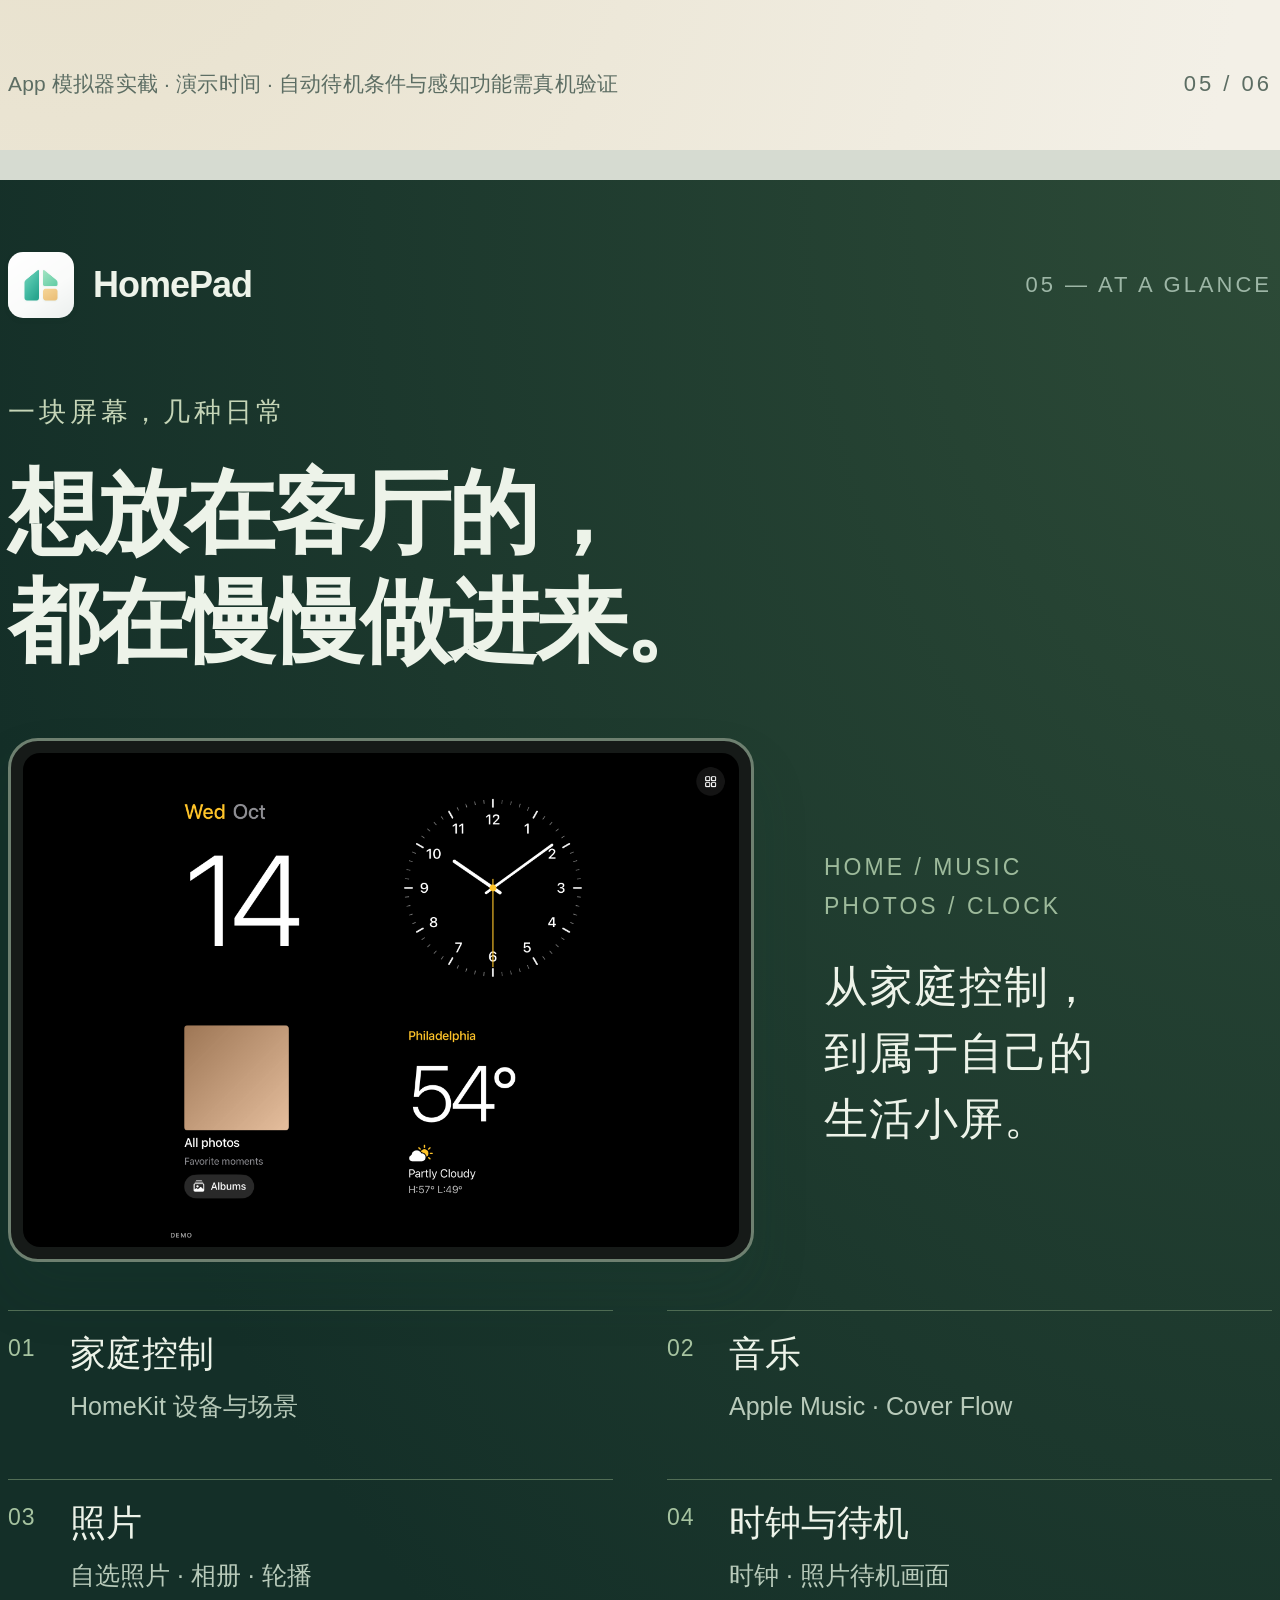
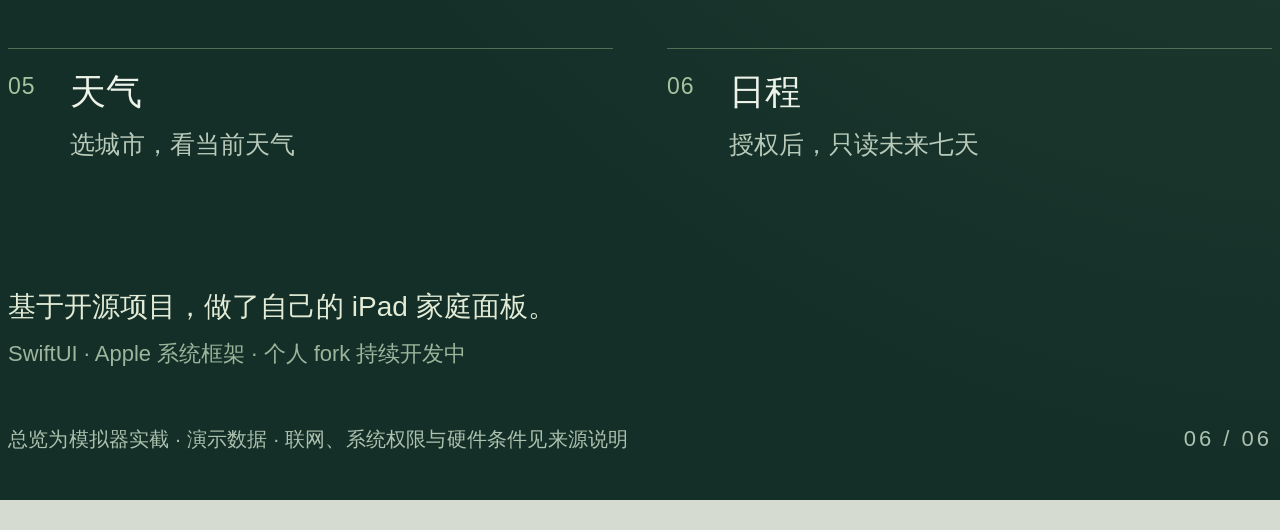
<file: design/social/2026-10-17-xiaohongshu/cards.html>
<!doctype html>
<html lang="zh-CN"><head><meta charset="utf-8"><meta name="viewport" content="width=device-width,initial-scale=1"><title>HomePad · 可编辑小红书排版</title><link rel="stylesheet" href="style.css"></head>
<body class="canvas">
<article class="card cover" id="01-cover" aria-label="封面">
  <img class="scene" src="assets/lifestyle-background-ai.png" alt="AI 生成的暖白墙面与浅橡木柜背景">
  <div class="cover-wash"></div>
  <header class="mast"><div class="brand"><img src="sources/app-icon.png" alt="HomePad 家窗图标"><b>HomePad</b></div><span>MY EVERYDAY IPAD</span></header>
  <div class="cover-title"><p class="eyebrow">一个自己的家庭面板</p><h1>把 iPad，<br>留给家的日常。</h1><p class="lead">控灯、听歌、看照片。<br>让一块屏幕，多一点生活感。</p></div>
  <div class="device cover-device"><img src="sources/home.png" alt="HomePad 中文家庭页，保留演示标记"></div>
  <div class="cover-caption"><span class="pill">家庭控制</span><span class="pill">音乐</span><span class="pill">照片</span><span class="pill">时钟</span></div>
  <footer class="foot"><span>App 模拟器实截 · 演示数据 · 背景为 AI 场景</span><b>01 / 06</b></footer>
</article>

<article class="card home" id="02-home" aria-label="家庭控制">
  <header class="mast"><div class="brand"><img src="sources/app-icon.png" alt=""><b>HomePad</b></div><span>01 — HOME</span></header>
  <section class="page-title"><p class="eyebrow">每天顺手的几个动作</p><h1>家里的常用控制，<br>抬眼就能找到。</h1><p class="lead">温控、灯光、场景，用清楚的大卡片放在一起。</p></section>
  <div class="device home-device"><img src="sources/home.png" alt="中文家庭控制页完整截图，22.0 为演示温度，摄像头无实时画面"></div>
  <div class="three-notes"><section><i>01</i><h2>轻点图标</h2><p>开关支持的设备</p></section><section><i>02</i><h2>点名称</h2><p>打开设备详细调节</p></section><section><i>03</i><h2>长按卡片</h2><p>按习惯调整布局</p></section></div>
  <footer class="foot"><span>App 模拟器实截 · 演示数据 · 设备能力取决于 HomeKit 与授权</span><b>02 / 06</b></footer>
</article>

<article class="card music dark" id="03-music" aria-label="音乐">
  <div class="orb orb-one"></div><div class="orb orb-two"></div>
  <header class="mast"><div class="brand"><img src="sources/app-icon.png" alt=""><b>HomePad</b></div><span>02 — MUSIC</span></header>
  <section class="page-title"><p class="eyebrow">给音乐，留一个大画面</p><h1>像翻唱片一样，<br>翻一翻音乐。</h1></section>
  <div class="device music-player"><img src="sources/music-player.png" alt="原生播放器完整截图，合成曲目，TEST DATA 标记保留"></div>
  <aside class="music-label first"><i>01</i><p>专注<br>播放</p></aside>
  <aside class="music-label second"><i>02</i><p>Cover<br>Flow</p></aside>
  <div class="device music-library"><img src="sources/music-library.png" alt="Cover Flow 完整截图，合成专辑，TEST DATA 标记保留"></div>
  <footer class="foot"><span>App 模拟器实截 · TEST DATA 合成曲目与专辑 · 不代表真实播放</span><b>03 / 06</b></footer>
</article>

<article class="card photos" id="04-photos" aria-label="照片墙">
  <div class="photo-color"></div>
  <header class="mast"><div class="brand"><img src="sources/app-icon.png" alt=""><b>HomePad</b></div><span>03 — PHOTOS</span></header>
  <section class="page-title"><p class="eyebrow">让喜欢的画面，留在眼前</p><h1>也是一只，<br>会换画面的相框。</h1><p class="lead">选照片，或选相册。把喜欢的日常慢慢轮播。</p></section>
  <div class="device photo-device"><img src="sources/photos.png" alt="照片墙完整截图，使用两张原创合成渐变，演示时间"></div>
  <div class="photo-note"><div class="rule"></div><h2>照片墙 · 时钟 · 轮播</h2><p>也可以把照片墙选作待机画面。<br>照片由你选择，按系统权限读取。</p></div>
  <footer class="foot"><span>App 模拟器实截 · 演示时间 · 图中为原创合成测试照片</span><b>04 / 06</b></footer>
</article>

<article class="card clock" id="05-clock" aria-label="时钟与待机">
  <header class="mast"><div class="brand"><img src="sources/app-icon.png" alt=""><b>HomePad</b></div><span>04 — STANDBY</span></header>
  <section class="page-title"><p class="eyebrow">不操作的时候，也刚刚好</p><h1>放着，<br>就是一座钟。</h1><p class="lead">大时钟、照片待机，把屏幕变成空间的一部分。</p></section>
  <div class="device clock-device"><img src="sources/clock.png" alt="时钟页面完整截图，DEMO 与 Demo time 字样保留"></div>
  <div class="clock-notes"><section><span class="dot"></span><div><h2>日常常亮</h2><p>按你的习惯选择屏幕模式</p></div></section><section><span class="dot gold"></span><div><h2>闲时待机</h2><p>选择时钟，或选择照片墙</p></div></section></div>
  <footer class="foot"><span>App 模拟器实截 · 演示时间 · 自动待机条件与感知功能需真机验证</span><b>05 / 06</b></footer>
</article>

<article class="card overview dark" id="06-overview" aria-label="功能概览">
  <header class="mast"><div class="brand"><img src="sources/app-icon.png" alt=""><b>HomePad</b></div><span>05 — AT A GLANCE</span></header>
  <section class="page-title"><p class="eyebrow">一块屏幕，几种日常</p><h1>想放在客厅的，<br>都在慢慢做进来。</h1></section>
  <div class="overview-intro"><div class="device overview-device"><img src="sources/overview.png" alt="四格总览完整截图，日期天气均为演示数据"></div><div><p class="tiny">HOME / MUSIC<br>PHOTOS / CLOCK</p><p class="intro-copy">从家庭控制，<br>到属于自己的<br>生活小屏。</p></div></div>
  <div class="feature-grid">
    <section><span class="feature-number">01</span><h2>家庭控制</h2><p>HomeKit 设备与场景</p></section>
    <section><span class="feature-number">02</span><h2>音乐</h2><p>Apple Music · Cover Flow</p></section>
    <section><span class="feature-number">03</span><h2>照片</h2><p>自选照片 · 相册 · 轮播</p></section>
    <section><span class="feature-number">04</span><h2>时钟与待机</h2><p>时钟 · 照片待机画面</p></section>
    <section><span class="feature-number">05</span><h2>天气</h2><p>选城市，看当前天气</p></section>
    <section><span class="feature-number">06</span><h2>日程</h2><p>授权后，只读未来七天</p></section>
  </div>
  <p class="open-source">基于开源项目，做了自己的 iPad 家庭面板。<br><span>SwiftUI · Apple 系统框架 · 个人 fork 持续开发中</span></p>
  <footer class="foot"><span>总览为模拟器实截 · 演示数据 · 联网、系统权限与硬件条件见来源说明</span><b>06 / 06</b></footer>
</article>
</body></html>
</file>
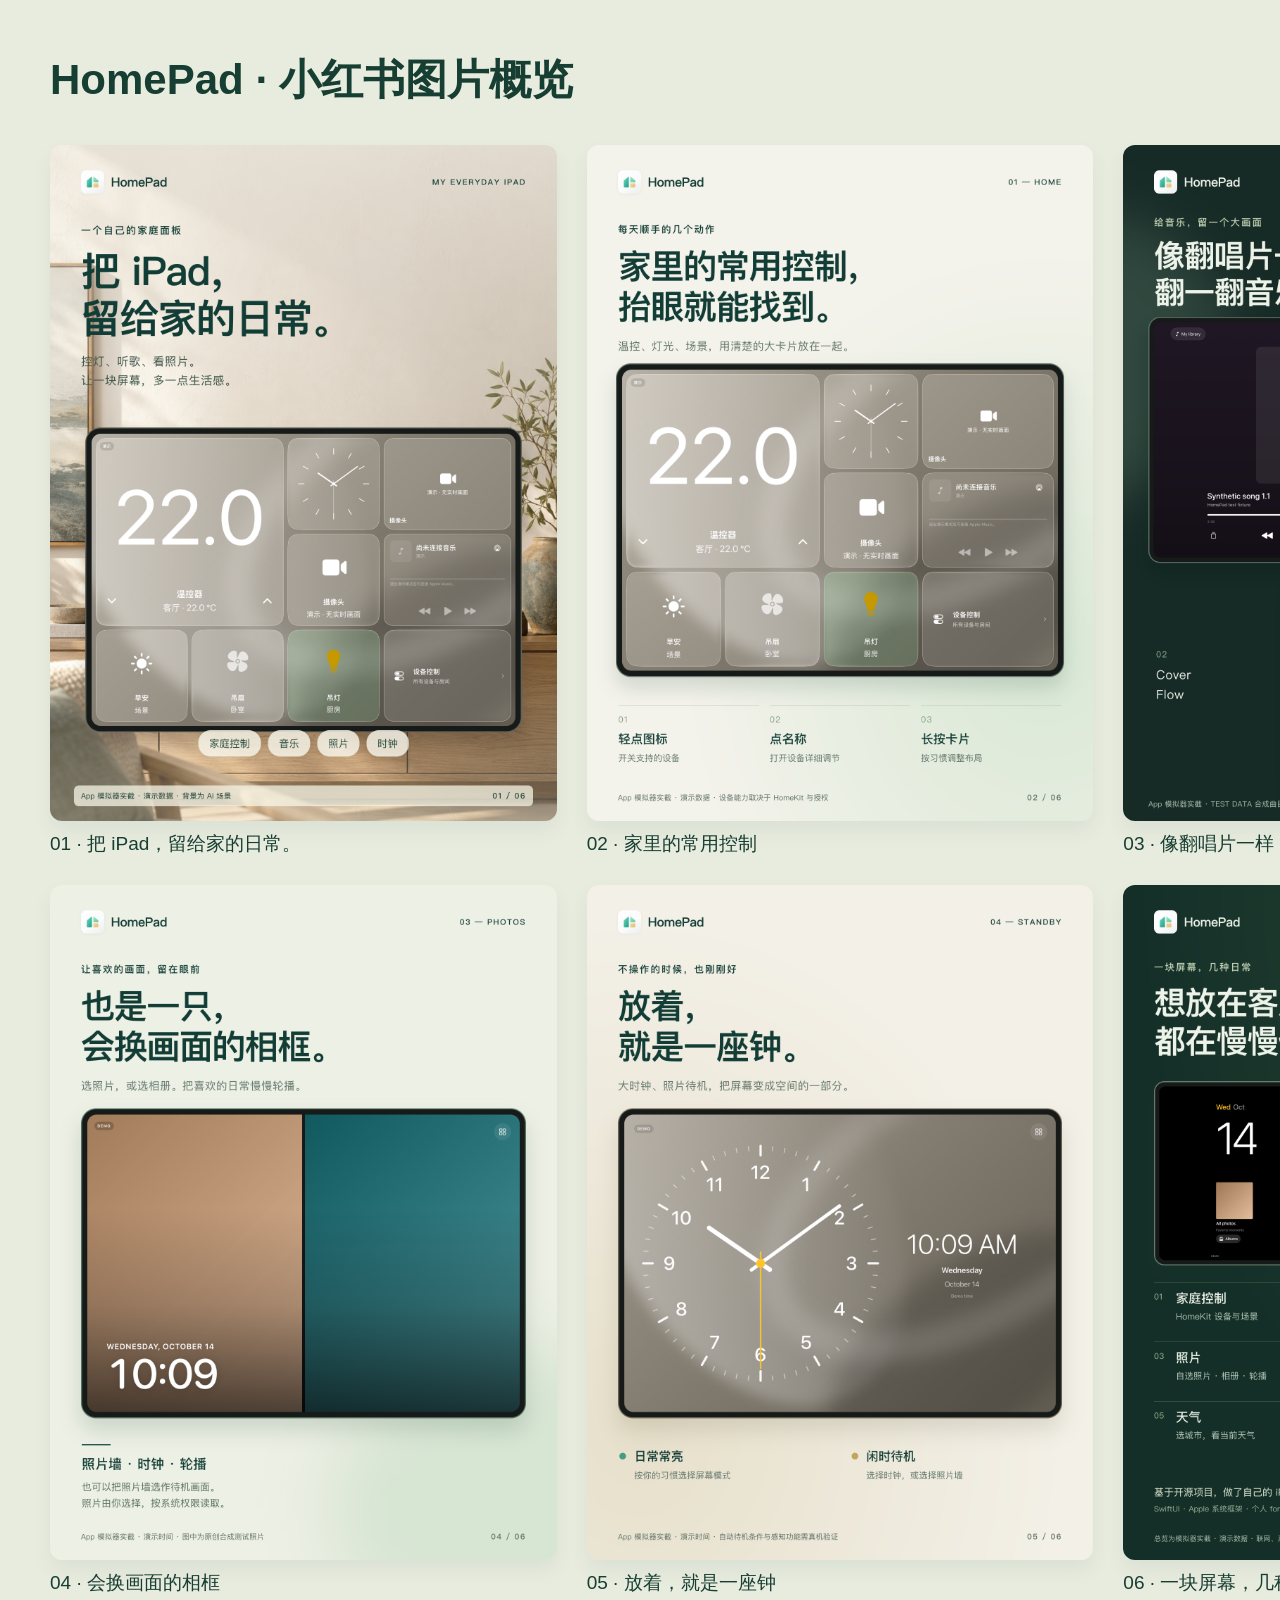
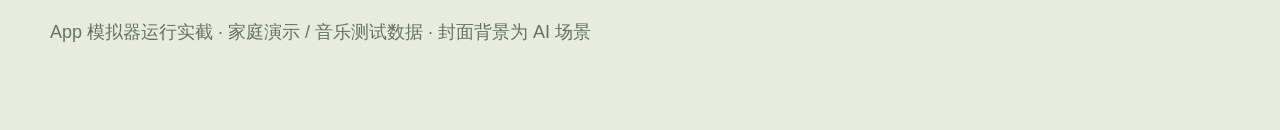
<file: design/social/2026-10-17-xiaohongshu/overview.html>
<!doctype html><html lang="zh-CN"><head><meta charset="utf-8"><style>*{box-sizing:border-box}body{margin:0;font-family:"PingFang SC",sans-serif;background:#e8ecdf;color:#173e32}.sheet{width:1680px;height:1730px;padding:48px 50px;overflow:hidden}header{display:flex;justify-content:space-between;align-items:center;margin-bottom:34px}h1{font-size:42px;margin:0}header p{font-size:20px;letter-spacing:2px}.grid{display:grid;grid-template-columns:repeat(3,1fr);gap:28px 30px}.grid img{display:block;width:100%;border-radius:12px;box-shadow:0 10px 20px #173e3210}.grid p{font-size:19px;margin:10px 0 0}footer{margin-top:24px;font-size:18px;color:#61745c}</style></head><body><div class="sheet"><header><h1>HomePad · 小红书图片概览</h1><p>6 IMAGES / 1440 × 1920</p></header><div class="grid"><section><img src="exports/01-cover.png"><p>01 · 把 iPad，留给家的日常。</p></section><section><img src="exports/02-home.png"><p>02 · 家里的常用控制</p></section><section><img src="exports/03-music.png"><p>03 · 像翻唱片一样</p></section><section><img src="exports/04-photos.png"><p>04 · 会换画面的相框</p></section><section><img src="exports/05-clock.png"><p>05 · 放着，就是一座钟</p></section><section><img src="exports/06-overview.png"><p>06 · 一块屏幕，几种日常</p></section></div><footer>App 模拟器运行实截 · 家庭演示 / 音乐测试数据 · 封面背景为 AI 场景</footer></div></body></html>
</file>
<file: design/social/2026-10-17-xiaohongshu/style.css>
:root{--ink:#123d36;--cream:#f4f3eb;--mint:#95d7b9;--teal:#48b7a0;--gold:#edc97e;--dim:#61756a}
*{box-sizing:border-box}html,body{margin:0}body{font-family:"PingFang SC","Hiragino Sans GB",-apple-system,BlinkMacSystemFont,sans-serif;color:var(--ink);font-weight:400;-webkit-font-smoothing:antialiased}.canvas{background:#d6dbd1;display:grid;gap:30px;padding:30px;justify-content:center}.card{width:1440px;height:1920px;position:relative;overflow:hidden;background:var(--cream)}.mast{position:absolute;left:88px;right:88px;top:72px;height:66px;display:flex;align-items:center;justify-content:space-between;z-index:3}.brand{display:flex;align-items:center;gap:19px}.brand img{width:66px;height:66px;border-radius:15px;box-shadow:0 2px 6px #15362d0c}.brand b{font-size:36px;letter-spacing:-1px;font-weight:600}.mast>span{font-size:22px;letter-spacing:3px;font-weight:500}.eyebrow{font-size:27px;letter-spacing:4px;margin:0 0 28px;font-weight:500}.page-title{position:absolute;left:88px;right:88px;top:220px;z-index:2}h1{font-size:96px;line-height:1.2;letter-spacing:-3px;font-weight:600;margin:0}p{margin:0}.lead{font-size:31px;line-height:1.65;letter-spacing:1px;color:var(--dim);margin-top:30px}.device{position:absolute;background:#161a18;border:3px solid #637269;border-radius:43px;padding:15px;box-shadow:0 32px 55px #163a3026;overflow:hidden;z-index:2}.device img{width:100%;height:auto;aspect-ratio:2420/1668;object-fit:contain;image-orientation:from-image;display:block;border-radius:26px}.foot{position:absolute;bottom:50px;left:88px;right:88px;display:flex;justify-content:space-between;align-items:center;gap:20px;font-size:21px;line-height:1.5;letter-spacing:.2px;z-index:5;color:#5c6d63}.foot b{font-weight:500;white-space:nowrap;letter-spacing:3px;font-size:22px}.scene{position:absolute;width:100%;height:100%;object-fit:cover}.cover-wash{position:absolute;inset:0;background:linear-gradient(180deg,#f4f0e8b8 0%,#f4f0e830 42%,transparent 72%,#f3ecdd5e 100%)}.cover-title{position:absolute;left:88px;top:222px;z-index:2}.cover h1{font-size:113px;line-height:1.19;letter-spacing:-4px}.cover .eyebrow{font-size:28px;margin-bottom:28px}.cover .lead{color:#3d5549;font-size:33px;margin-top:28px}.cover-device{width:1240px;left:100px;top:802px;border-color:#64645a;box-shadow:10px 35px 48px #382c2445}.cover-caption{position:absolute;left:116px;right:116px;bottom:183px;display:flex;justify-content:center;gap:20px;z-index:3}.pill{padding:16px 30px;border-radius:35px;background:#f9f7eccf;border:1px solid #dcdccc;font-size:29px;color:#294d3d;box-shadow:0 5px 15px #46351e0d}.cover .foot{color:#193d32;background:#f7f5e6bf;border-radius:14px;padding:13px 20px;left:68px;right:68px;bottom:42px}.home{background:radial-gradient(ellipse at 90% 75%,#d9e8d6,transparent 55%),#f4f3eb}.home-device{left:82px;top:620px;width:1276px}.three-notes{position:absolute;left:89px;right:89px;top:1590px;display:grid;grid-template-columns:repeat(3,1fr);gap:30px}.three-notes section{border-top:1px solid #a9b9a8;padding-top:24px}.three-notes i,.music-label i{display:block;font-style:normal;font-size:24px;letter-spacing:2px;color:#7e9b84;margin-bottom:14px}.three-notes h2,.clock-notes h2{font-size:35px;font-weight:500;margin:0 0 12px}.three-notes p,.clock-notes p{font-size:25px;color:var(--dim);line-height:1.5}.dark{color:#edf3e9;background:#142f28}.dark .mast>span{color:#9db6a6}.dark .eyebrow{color:#c5d5b7}.dark .foot{color:#acc1af}.music{background:#172b26}.music .page-title{top:200px}.music h1{font-size:88px;line-height:1.18}.music .eyebrow{margin-bottom:24px}.music .device{border-color:#61726a;padding:12px;border-radius:34px;box-shadow:0 30px 55px #071c1355}.music .device img{border-radius:21px}.music-player{width:1000px;top:488px;left:72px}.music-library{width:900px;top:1208px;left:468px}.music-label{position:absolute;z-index:2}.music-label p{font-size:35px;line-height:1.6;font-weight:400;letter-spacing:1px}.music-label i{color:#94b398}.music-label.first{top:748px;left:1155px}.music-label.second{top:1430px;left:94px}.orb{position:absolute;border-radius:50%;filter:blur(75px);opacity:.18}.orb-one{background:#a2cbb0;width:800px;height:800px;top:200px;left:-500px}.orb-two{background:#d0c69c;width:1000px;height:1000px;top:1050px;left:900px}.music .foot{font-size:21px;bottom:32px;left:72px;right:72px}.photos{background:#edf0e5}.photo-color{position:absolute;width:1400px;height:900px;right:-750px;bottom:-300px;background:#bcd7bd;border-radius:50%;filter:blur(95px);opacity:.45}.photo-device{left:88px;top:635px;width:1264px;border-color:#5c7669;box-shadow:0 35px 60px #19453228}.photo-note{position:absolute;top:1590px;left:90px;right:90px}.rule{height:4px;background:#29594c;width:82px;margin-bottom:26px}.photo-note h2{font-weight:500;font-size:38px;margin:0 0 16px}.photo-note p{font-size:28px;line-height:1.65;color:#5a7061}.clock{background:radial-gradient(ellipse at 10% 80%,#e7e0cb,transparent 65%),#f3f0e7}.clock-device{left:88px;top:635px;width:1264px;border-color:#766e5b;box-shadow:0 35px 60px #4e443424}.clock-notes{position:absolute;left:92px;right:92px;top:1600px;display:grid;grid-template-columns:1fr 1fr;gap:65px}.clock-notes section{display:flex;gap:23px}.dot{width:19px;height:19px;background:#459b85;border-radius:50%;display:block;flex:none;margin-top:15px}.dot.gold{background:#c3a45a}.overview{background:radial-gradient(ellipse at 100% 0%,#2e4c38,transparent 70%),#142f28}.overview .page-title{top:214px}.overview h1{font-size:91px}.overview-intro{position:absolute;top:560px;left:88px;right:88px;height:520px;display:flex;align-items:center;gap:70px}.overview-device{position:relative;left:0;top:0;width:746px;flex:none;border-radius:30px;padding:12px;border-color:#6e8070}.overview-device img{border-radius:17px}.tiny{font-size:23px;letter-spacing:3px;line-height:1.7;color:#9dba9b}.intro-copy{font-size:44px;line-height:1.5;letter-spacing:1px;margin-top:28px}.feature-grid{position:absolute;left:88px;right:88px;top:1130px;display:grid;grid-template-columns:1fr 1fr;gap:30px 54px}.feature-grid section{height:139px;border-top:1px solid #526e56;padding-top:19px;padding-left:62px;position:relative}.feature-number{position:absolute;left:0;top:24px;color:#a6c3a0;font-size:23px;letter-spacing:1px}.feature-grid h2{font-weight:500;font-size:36px;margin:0 0 9px}.feature-grid p{font-size:25px;color:#b8caba;line-height:1.45}.open-source{position:absolute;left:88px;right:88px;top:1705px;font-size:28px;line-height:1.6;color:#e2ebd6}.open-source span{font-size:22px;color:#9cb59c}.overview .foot{font-size:20px;bottom:45px}.card:target{outline:5px solid #48b7a0}@media print{.canvas{padding:0;gap:0;background:white;display:block}.card{page-break-after:always}}
</file>
